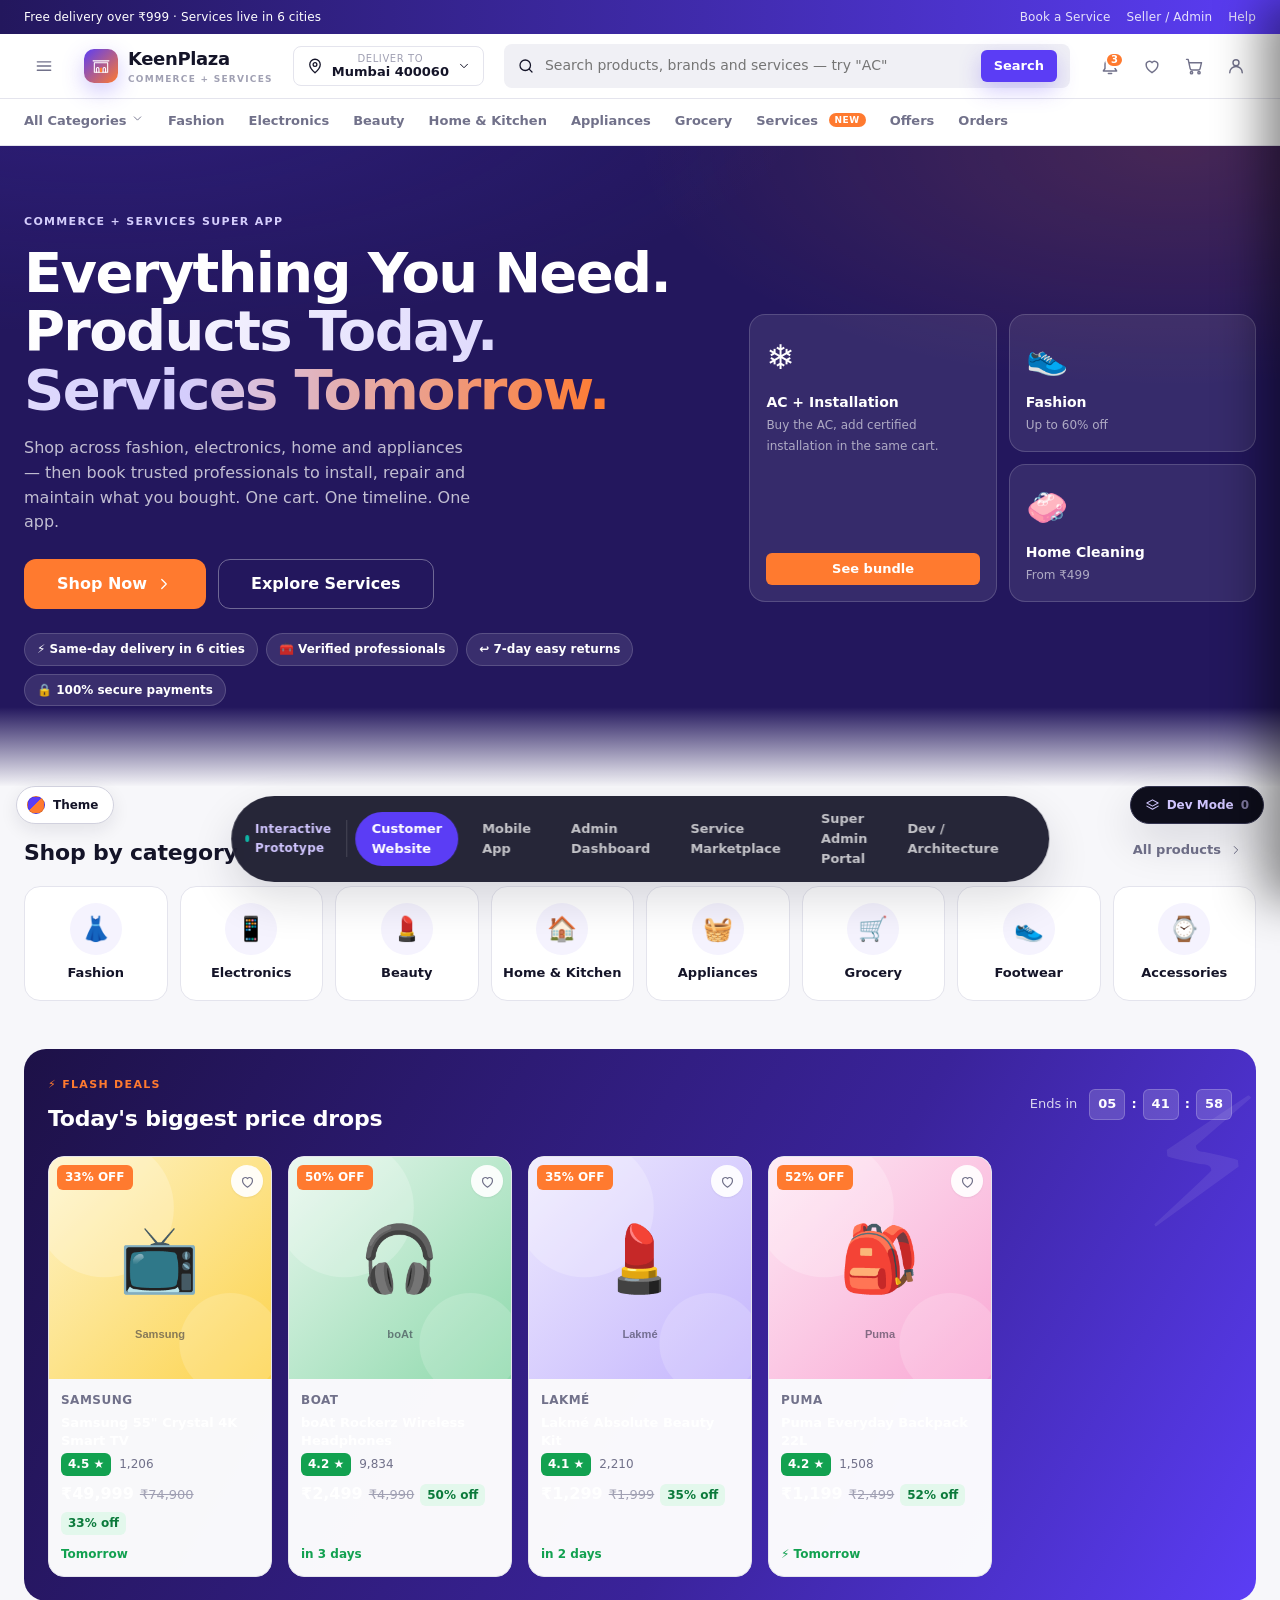
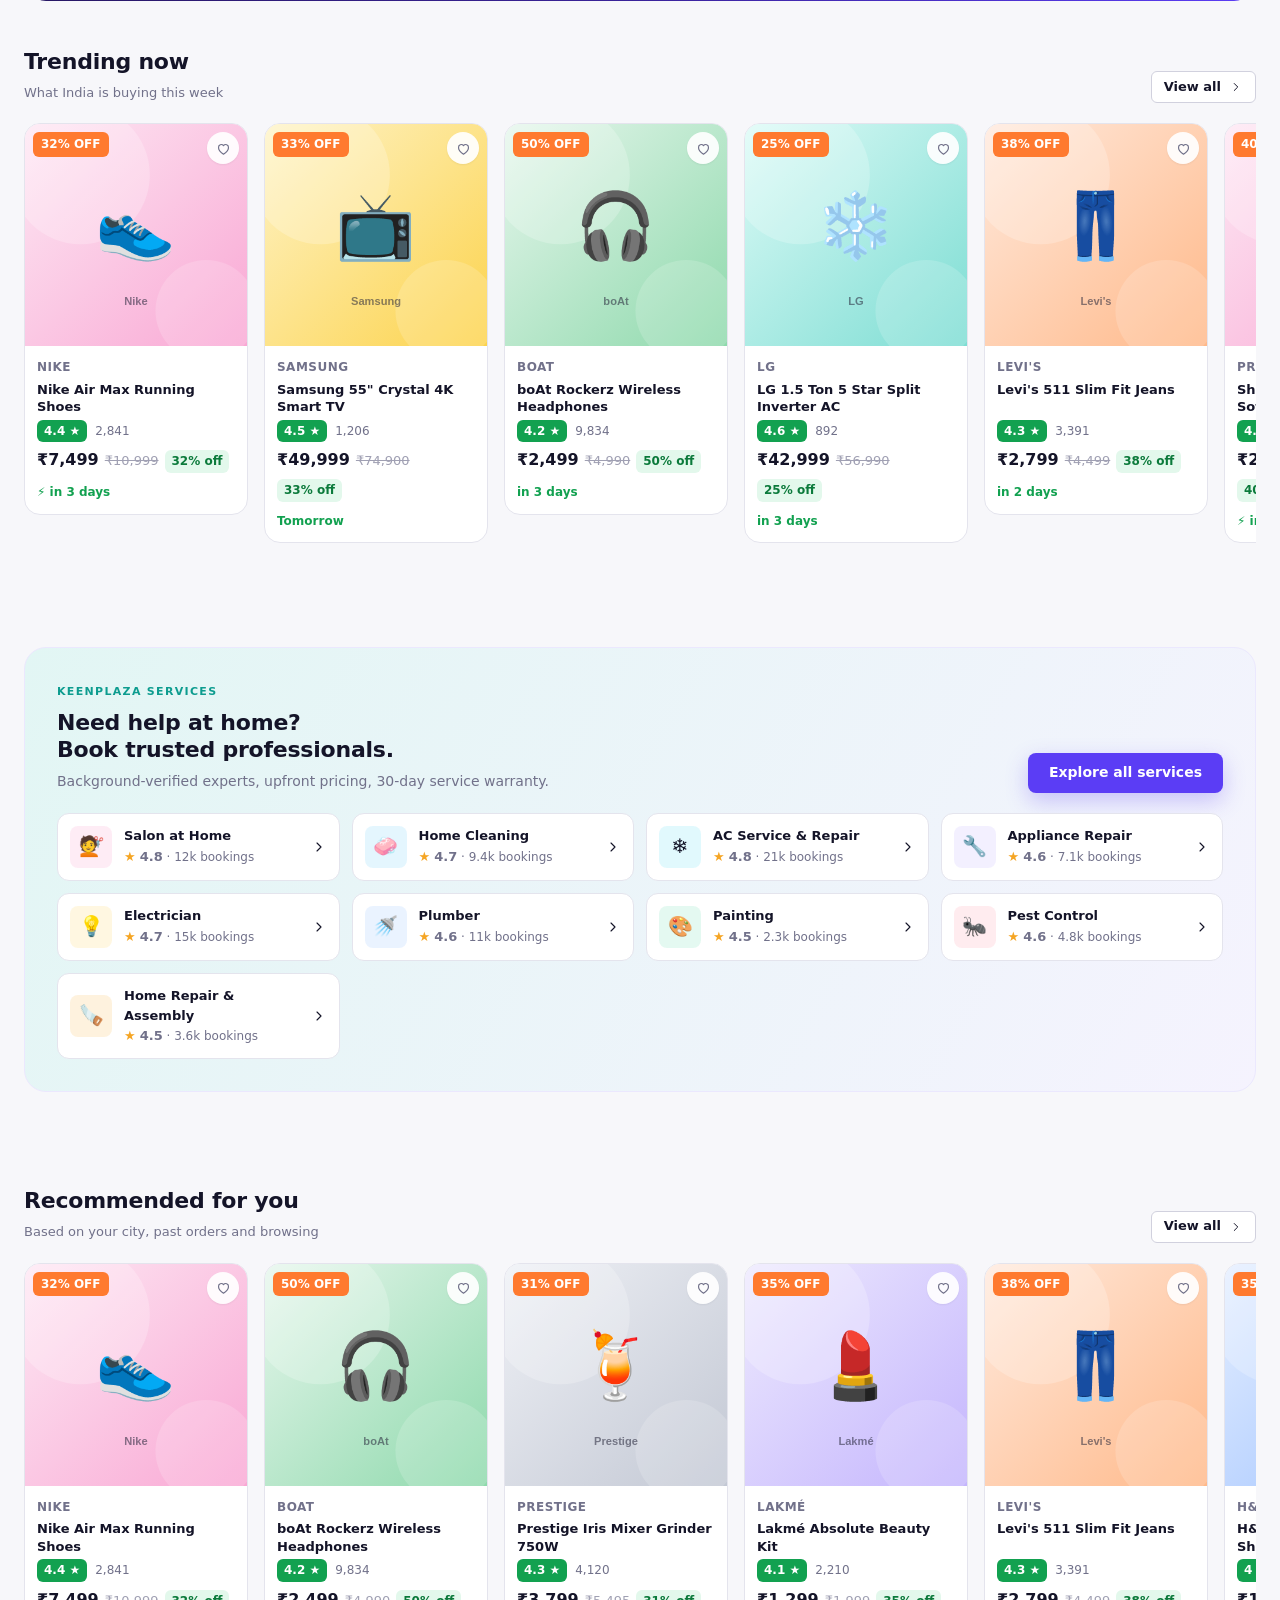
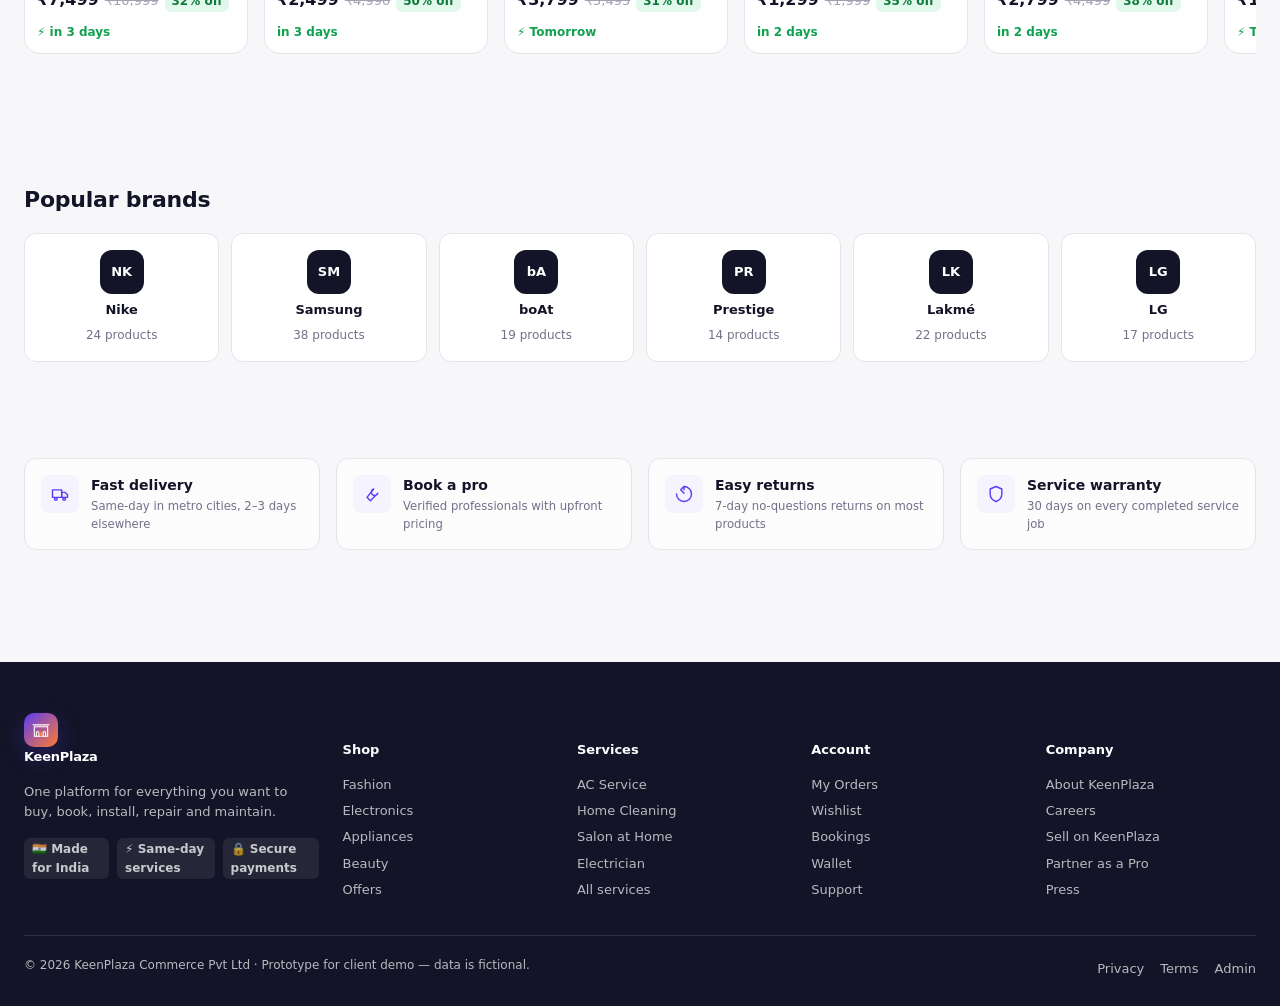
<file: index.html>
<!DOCTYPE html>
<html lang="en">
<head>
<meta charset="utf-8">
<meta http-equiv="refresh" content="0; url=./prototype/index.html">
<title>KeenPlaza — Commerce + Services Super App Prototype</title>
<link rel="canonical" href="./prototype/index.html">
<style>
  body{font-family:system-ui,-apple-system,"Segoe UI",sans-serif;background:#0d0d18;color:#f2f2f8;
       display:grid;place-items:center;min-height:100vh;margin:0;text-align:center;padding:24px}
  a{color:#a693fa}
</style>
</head>
<body>
  <div>
    <h1>KeenPlaza</h1>
    <p>Redirecting to the prototype…</p>
    <p><a href="./prototype/index.html">Open the prototype</a></p>
  </div>
  <script>location.replace('./prototype/index.html');</script>
</body>
</html>
</file>
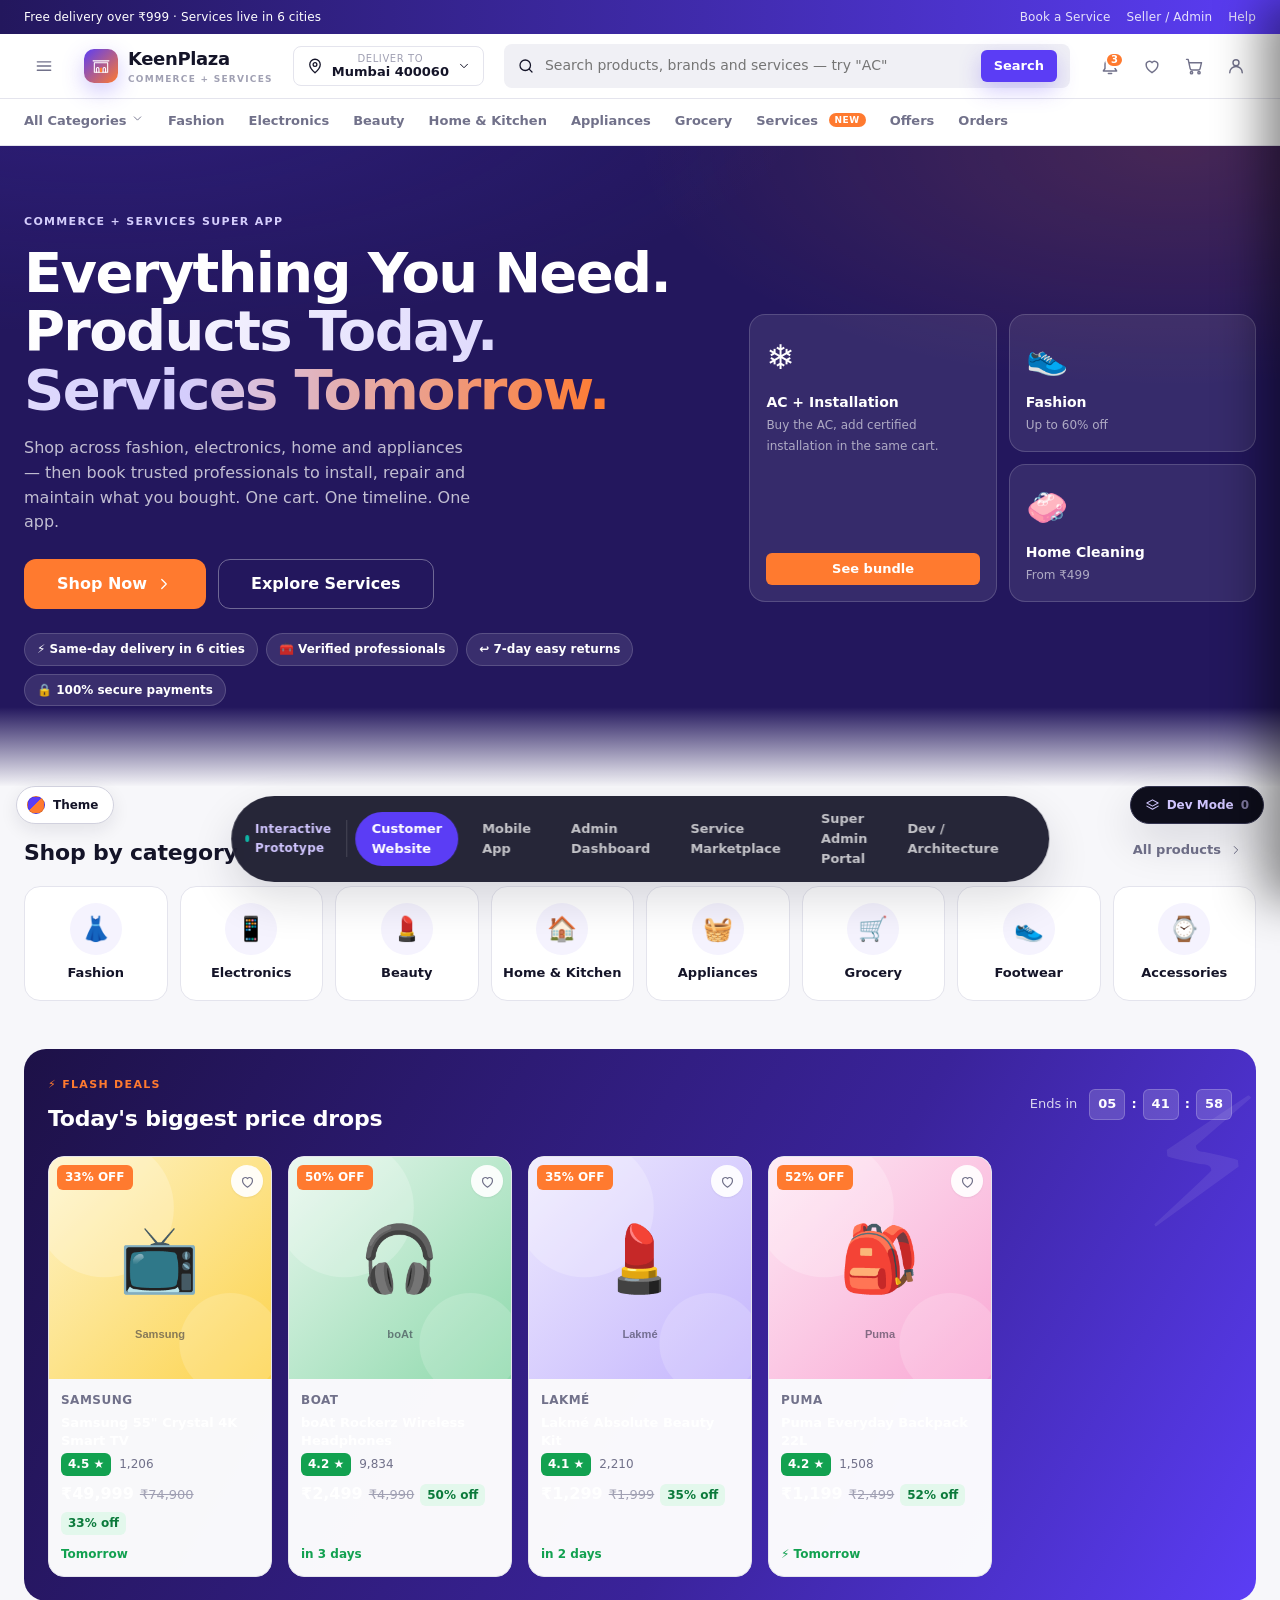
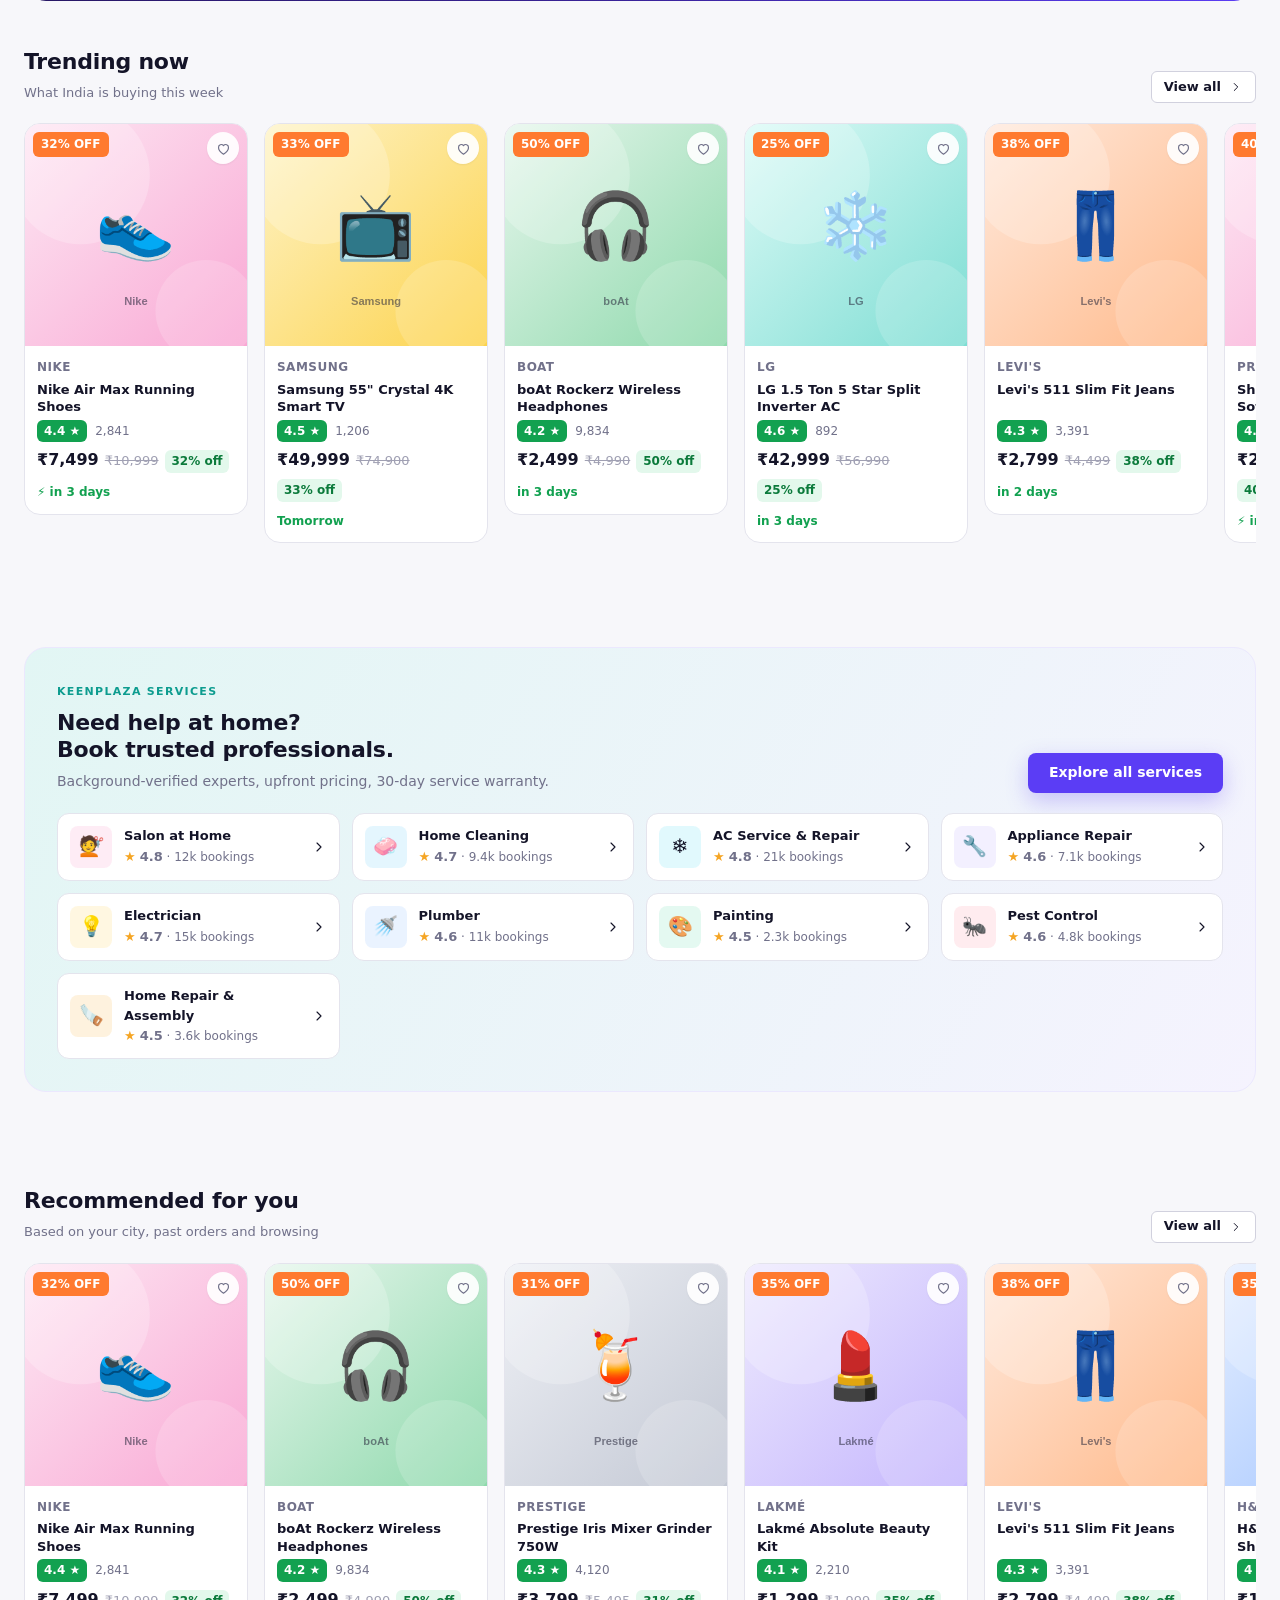
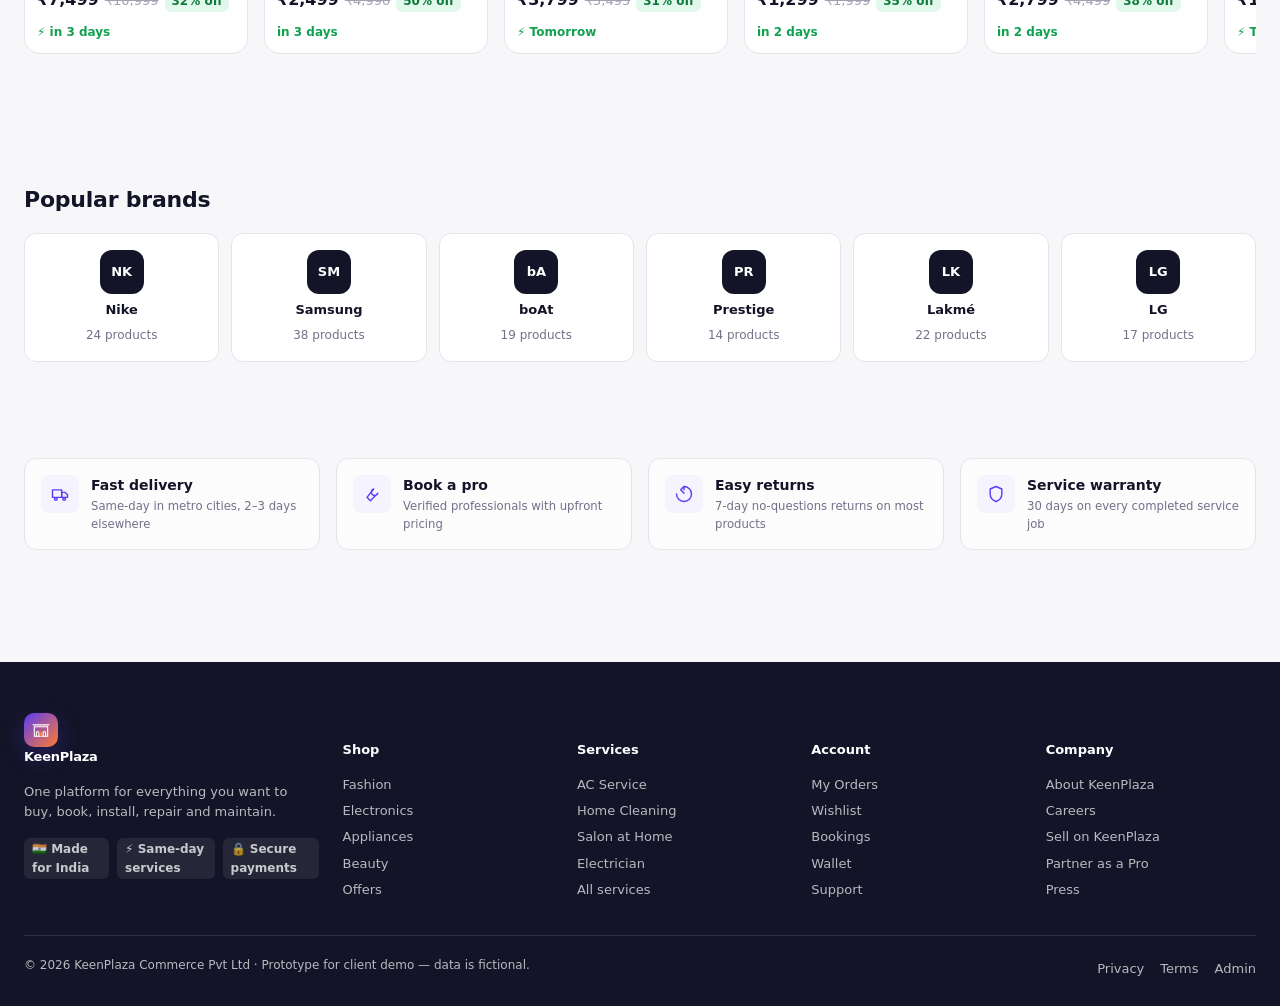
<file: prototype/index.html>
<!DOCTYPE html>
<html lang="en">
<head>
<meta charset="utf-8">
<meta name="viewport" content="width=device-width, initial-scale=1">
<title>KeenPlaza — Products Today. Services Tomorrow.</title>
<meta name="description" content="KeenPlaza customer storefront prototype — commerce plus home services in one app.">
<link rel="icon" type="image/svg+xml" href="assets/logo.svg">
<link rel="stylesheet" href="css/global.css">
<link rel="stylesheet" href="css/theme.css">
<link rel="stylesheet" href="css/dev.css">
<link rel="stylesheet" href="css/storefront.css">
<script src="js/theme.js"></script>
</head>
<body>
  <header class="site-header" id="header"></header>
  <main id="view"></main>
  <footer class="site-footer" id="footer"></footer>

  <script src="js/mock-data.js"></script>
  <script src="js/ui.js"></script>
  <script src="js/app.js"></script>
  <script src="js/dev-data.js"></script>
  <script src="js/dev-mode.js"></script>
</body>
</html>
</file>
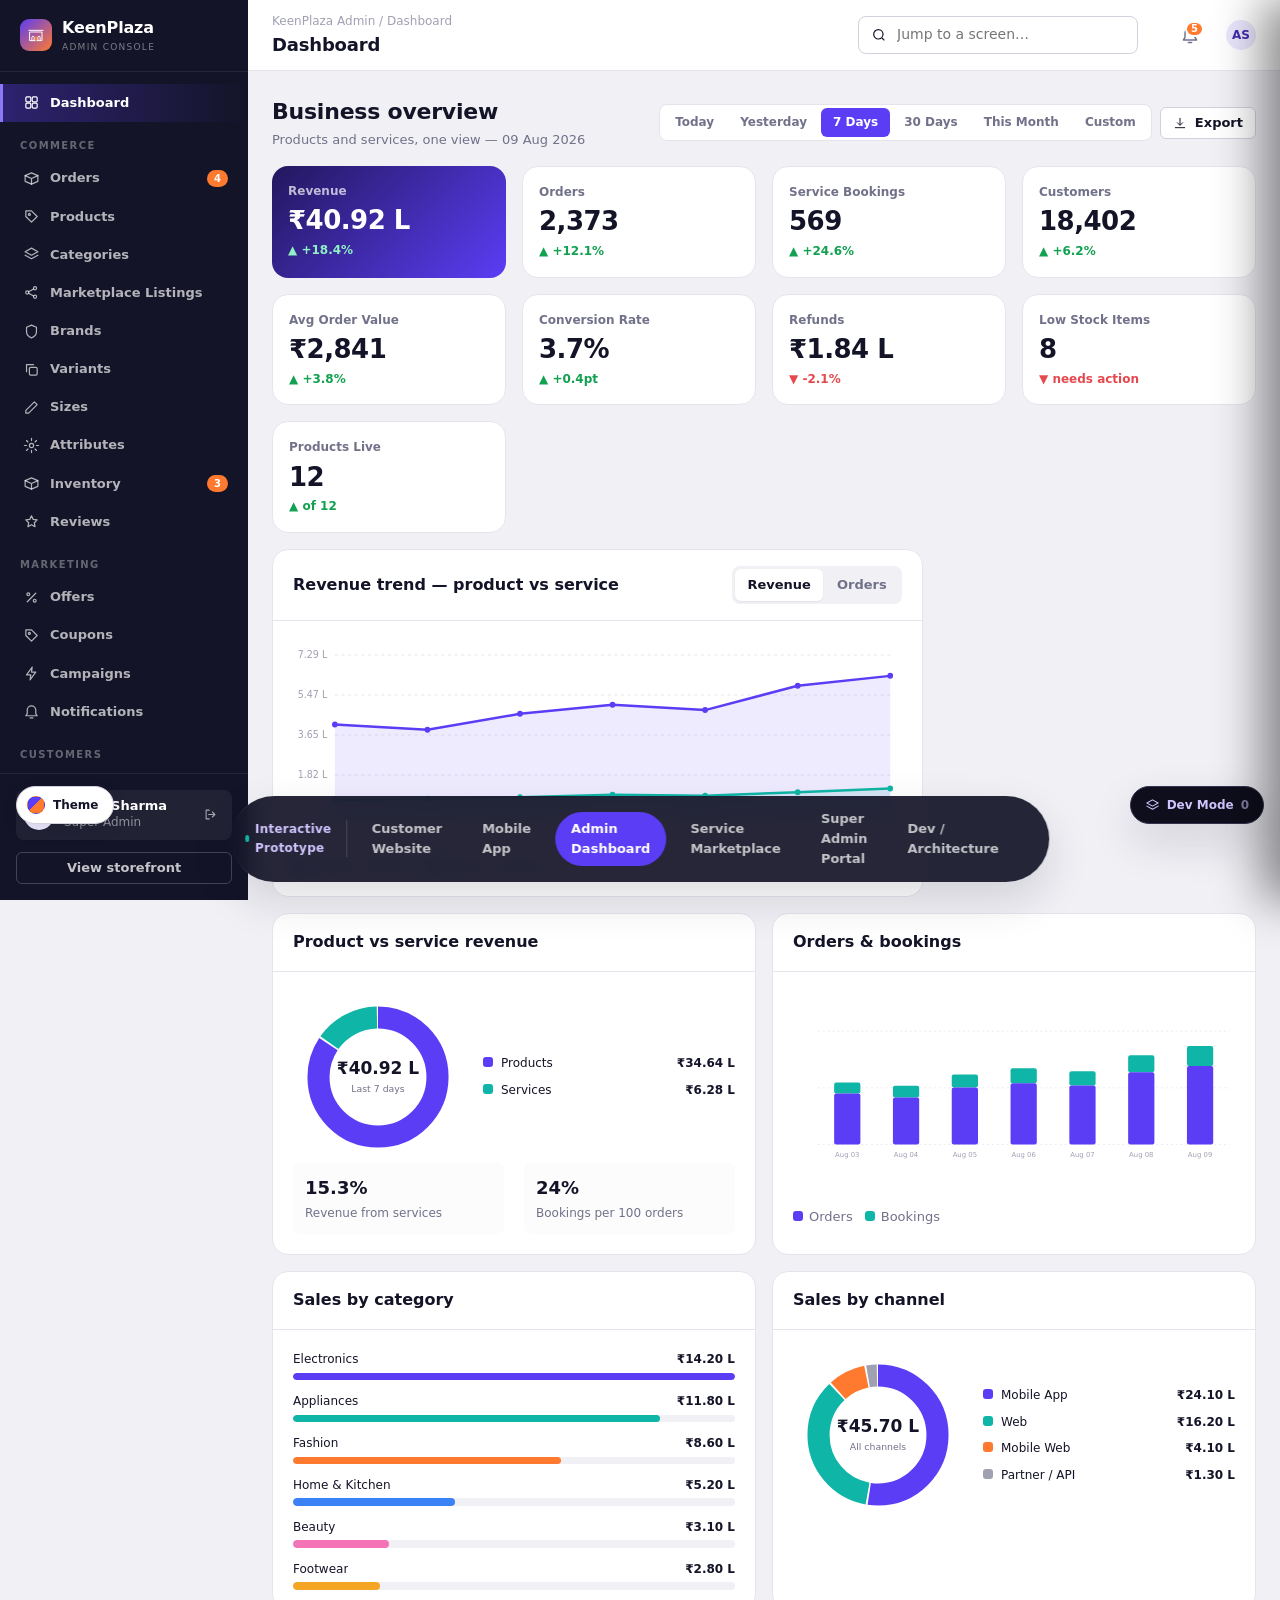
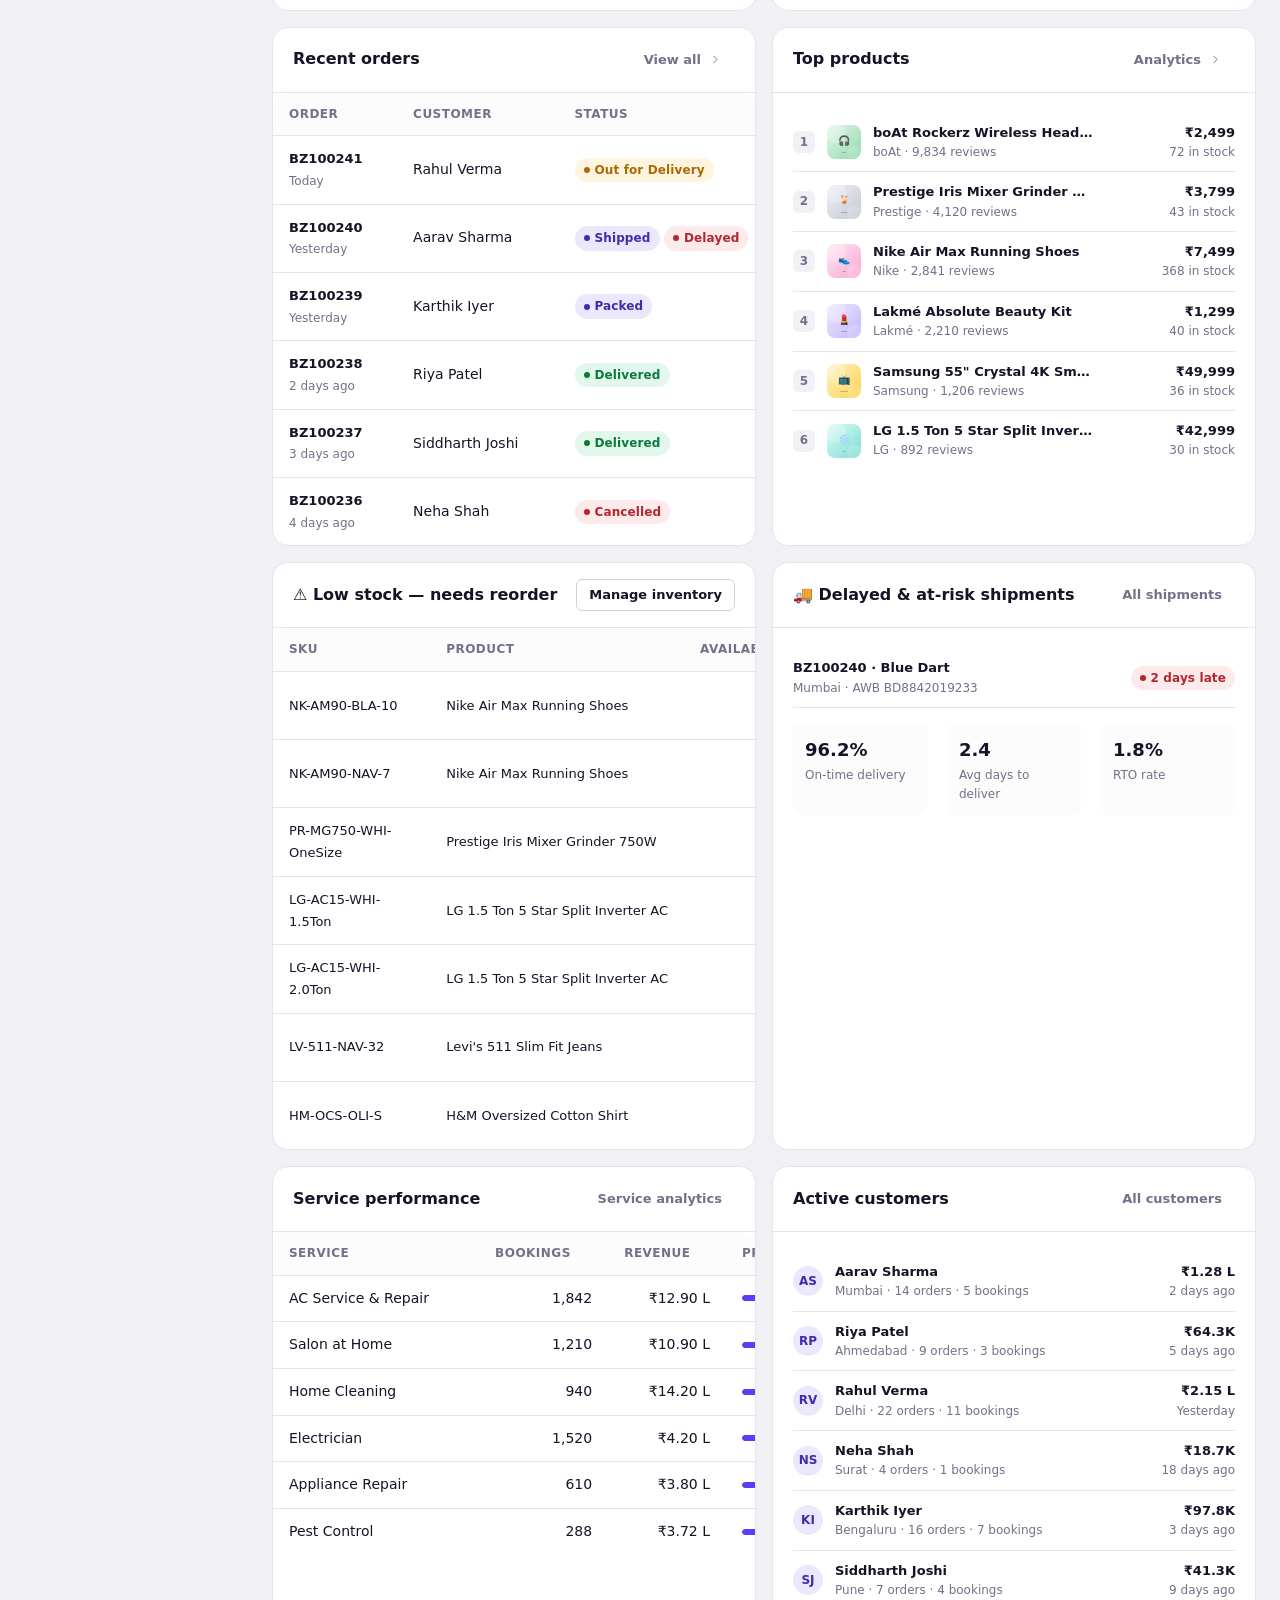
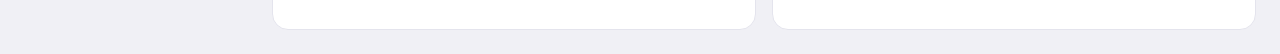
<file: prototype/admin.html>
<!DOCTYPE html>
<html lang="en">
<head>
<meta charset="utf-8">
<meta name="viewport" content="width=device-width, initial-scale=1">
<title>KeenPlaza Admin — Commerce + Services Console</title>
<meta name="description" content="KeenPlaza admin dashboard prototype — catalog, inventory, orders, marketing, services, logistics, analytics and settings.">
<link rel="icon" type="image/svg+xml" href="assets/logo.svg">
<link rel="stylesheet" href="css/global.css">
<link rel="stylesheet" href="css/theme.css">
<link rel="stylesheet" href="css/dev.css">
<link rel="stylesheet" href="css/admin.css">
<script src="js/theme.js"></script>
</head>
<body class="admin">
  <div class="shell">
    <aside class="sidebar"></aside>
    <div class="main">
      <header class="topbar">
        <button class="icon-btn mobile-topbar" id="burger" aria-label="Menu">
          <svg width="20" height="20" viewBox="0 0 24 24" fill="none" stroke="currentColor" stroke-width="1.8"
            stroke-linecap="round"><path d="M4 7h16M4 12h16M4 17h16"/></svg></button>
        <div class="col grow">
          <span class="crumb" id="adminCrumb">KeenPlaza Admin</span>
          <h1 id="adminTitle">Dashboard</h1>
        </div>
        <div class="search-box">
          <svg width="16" height="16" viewBox="0 0 24 24" fill="none" stroke="currentColor" stroke-width="1.8">
            <circle cx="11" cy="11" r="7"/><path d="M20 20l-3.5-3.5"/></svg>
          <input id="adminSearch" placeholder="Jump to a screen…">
        </div>
        <span class="tiny muted hide-md" id="adminSearchHint"></span>
        <button class="icon-btn" id="adminBell" title="Alerts">
          <svg width="20" height="20" viewBox="0 0 24 24" fill="none" stroke="currentColor" stroke-width="1.7"
            stroke-linecap="round" stroke-linejoin="round"><path d="M18 15V10a6 6 0 10-12 0v5l-2 3h16z"/><path d="M10 21h4"/></svg>
          <span class="dot">5</span></button>
        <span class="avatar avatar-sm hide-sm">AS</span>
      </header>
      <div class="content" id="content"></div>
    </div>
  </div>

  <script src="js/mock-data.js"></script>
  <script src="js/ui.js"></script>
  <script src="js/admin.js"></script>
  <script src="js/admin-modules.js"></script>
  <script src="js/dev-data.js"></script>
  <script src="js/dev-mode.js"></script>
</body>
</html>
</file>
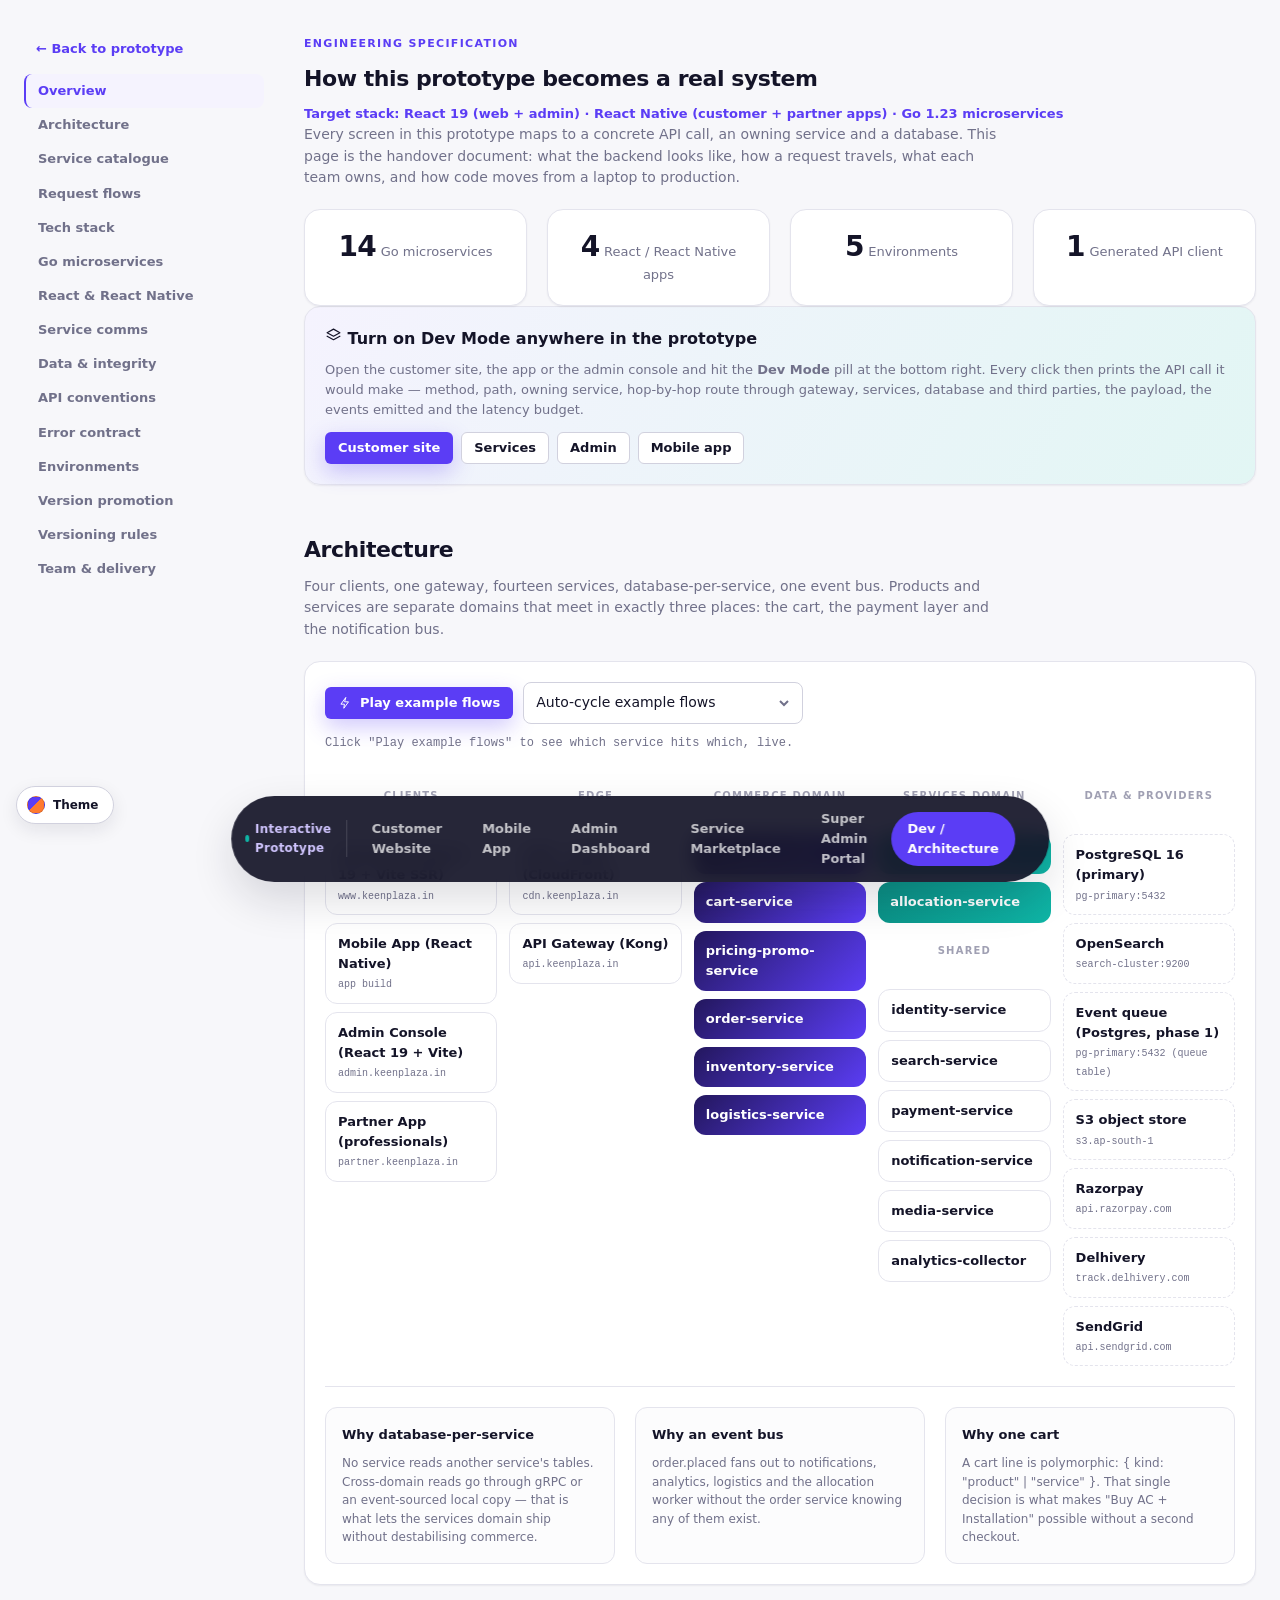
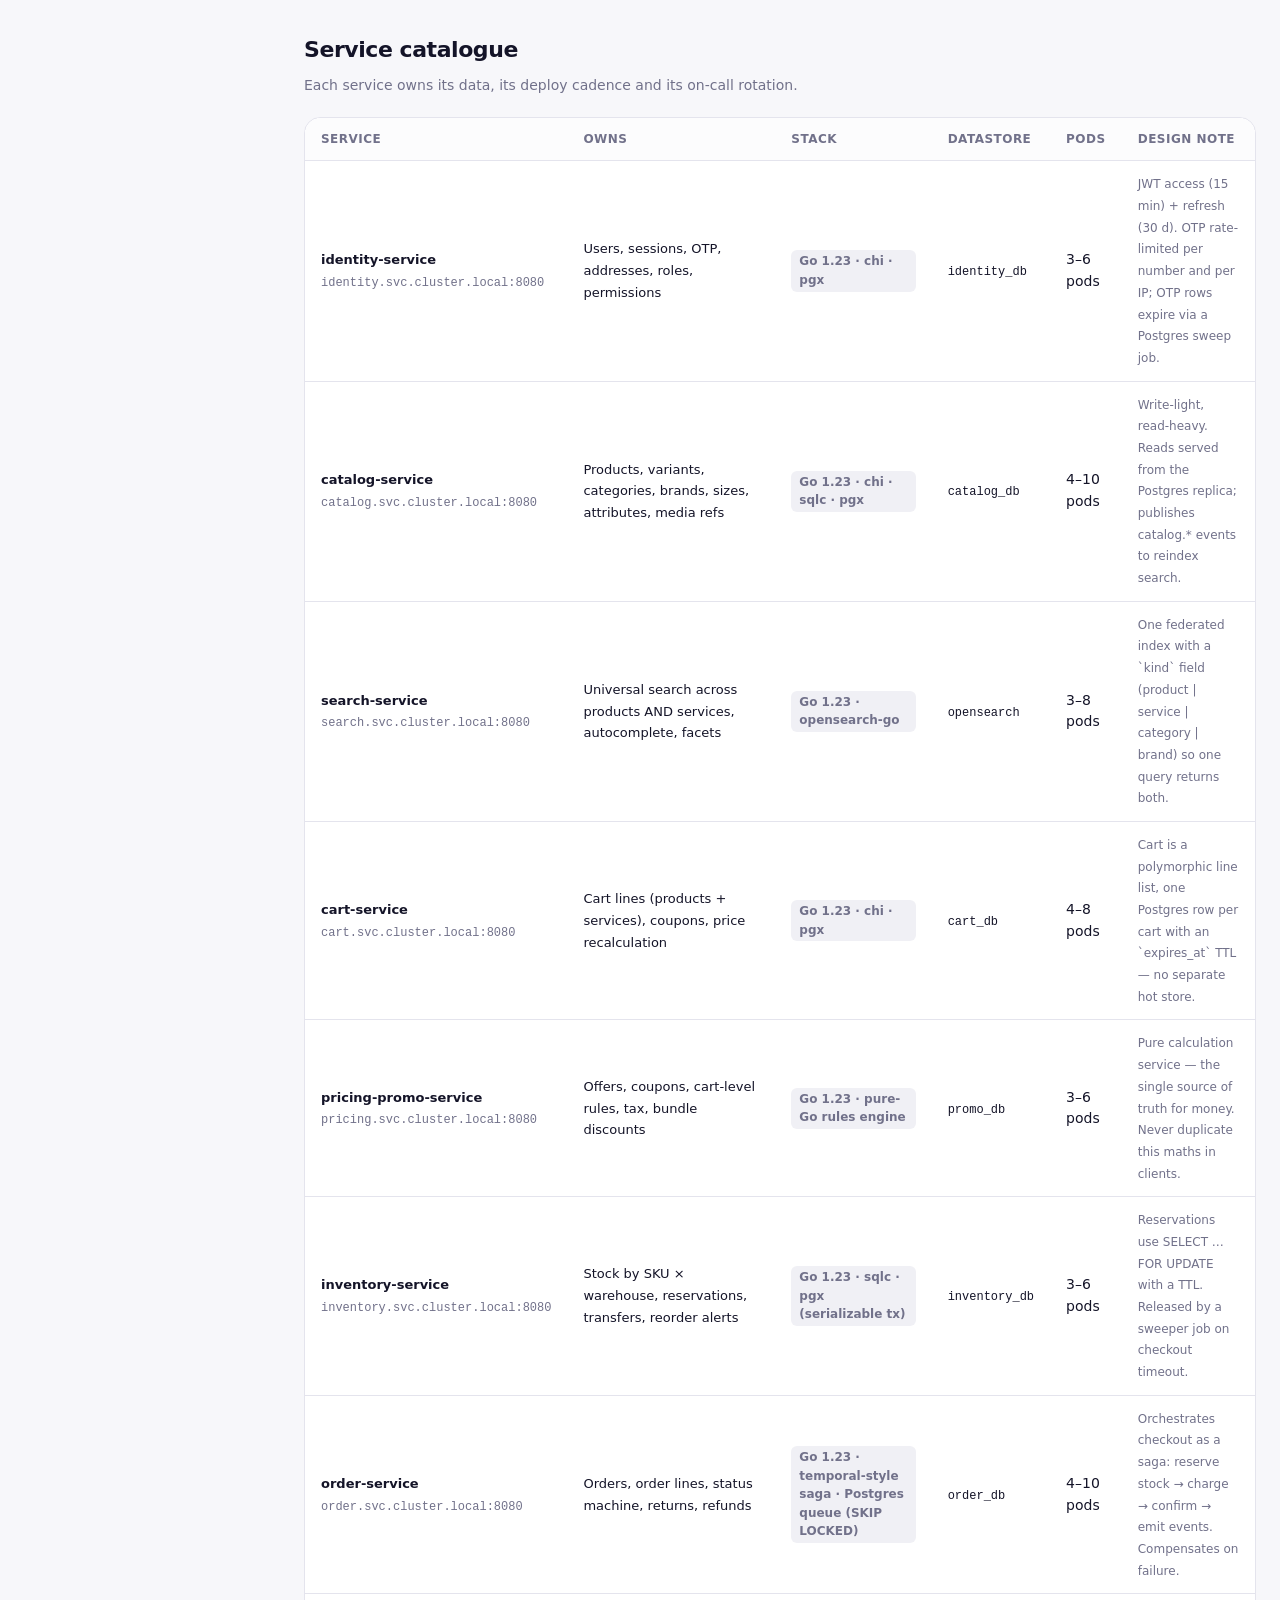
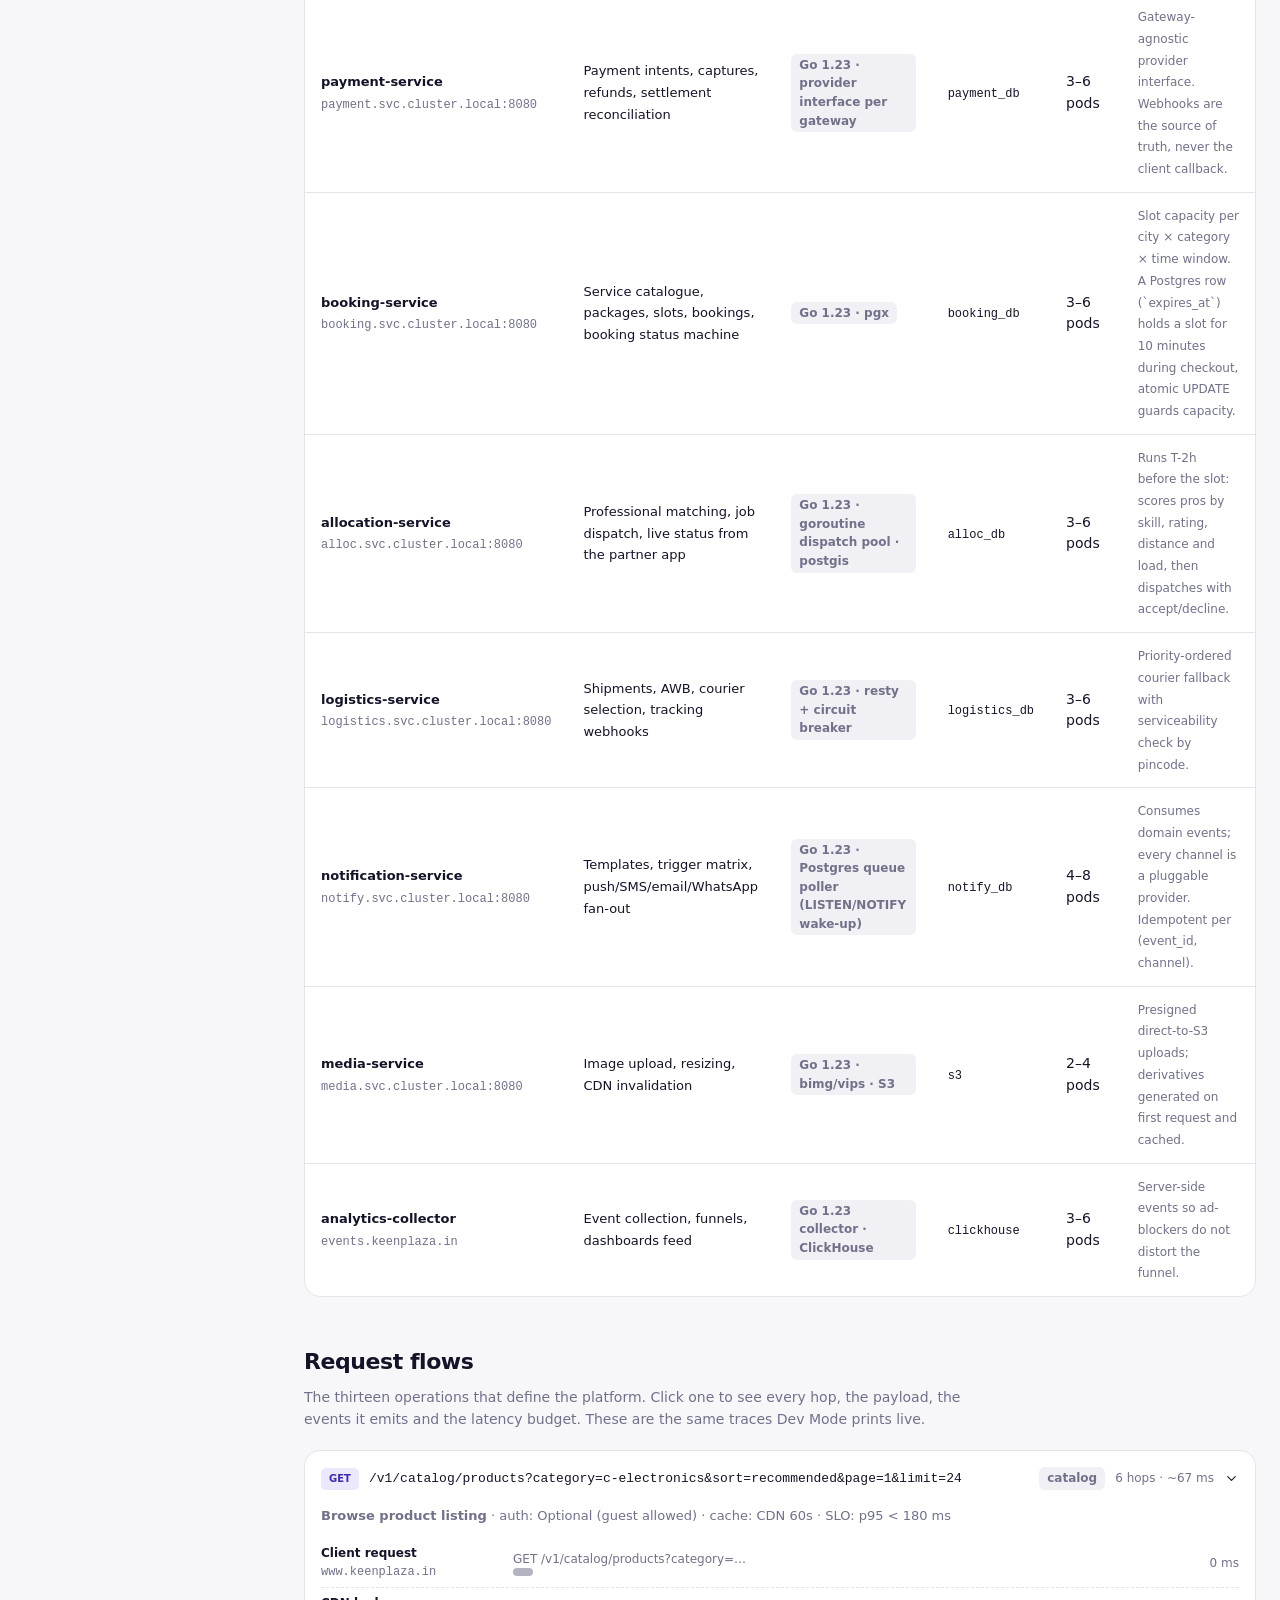
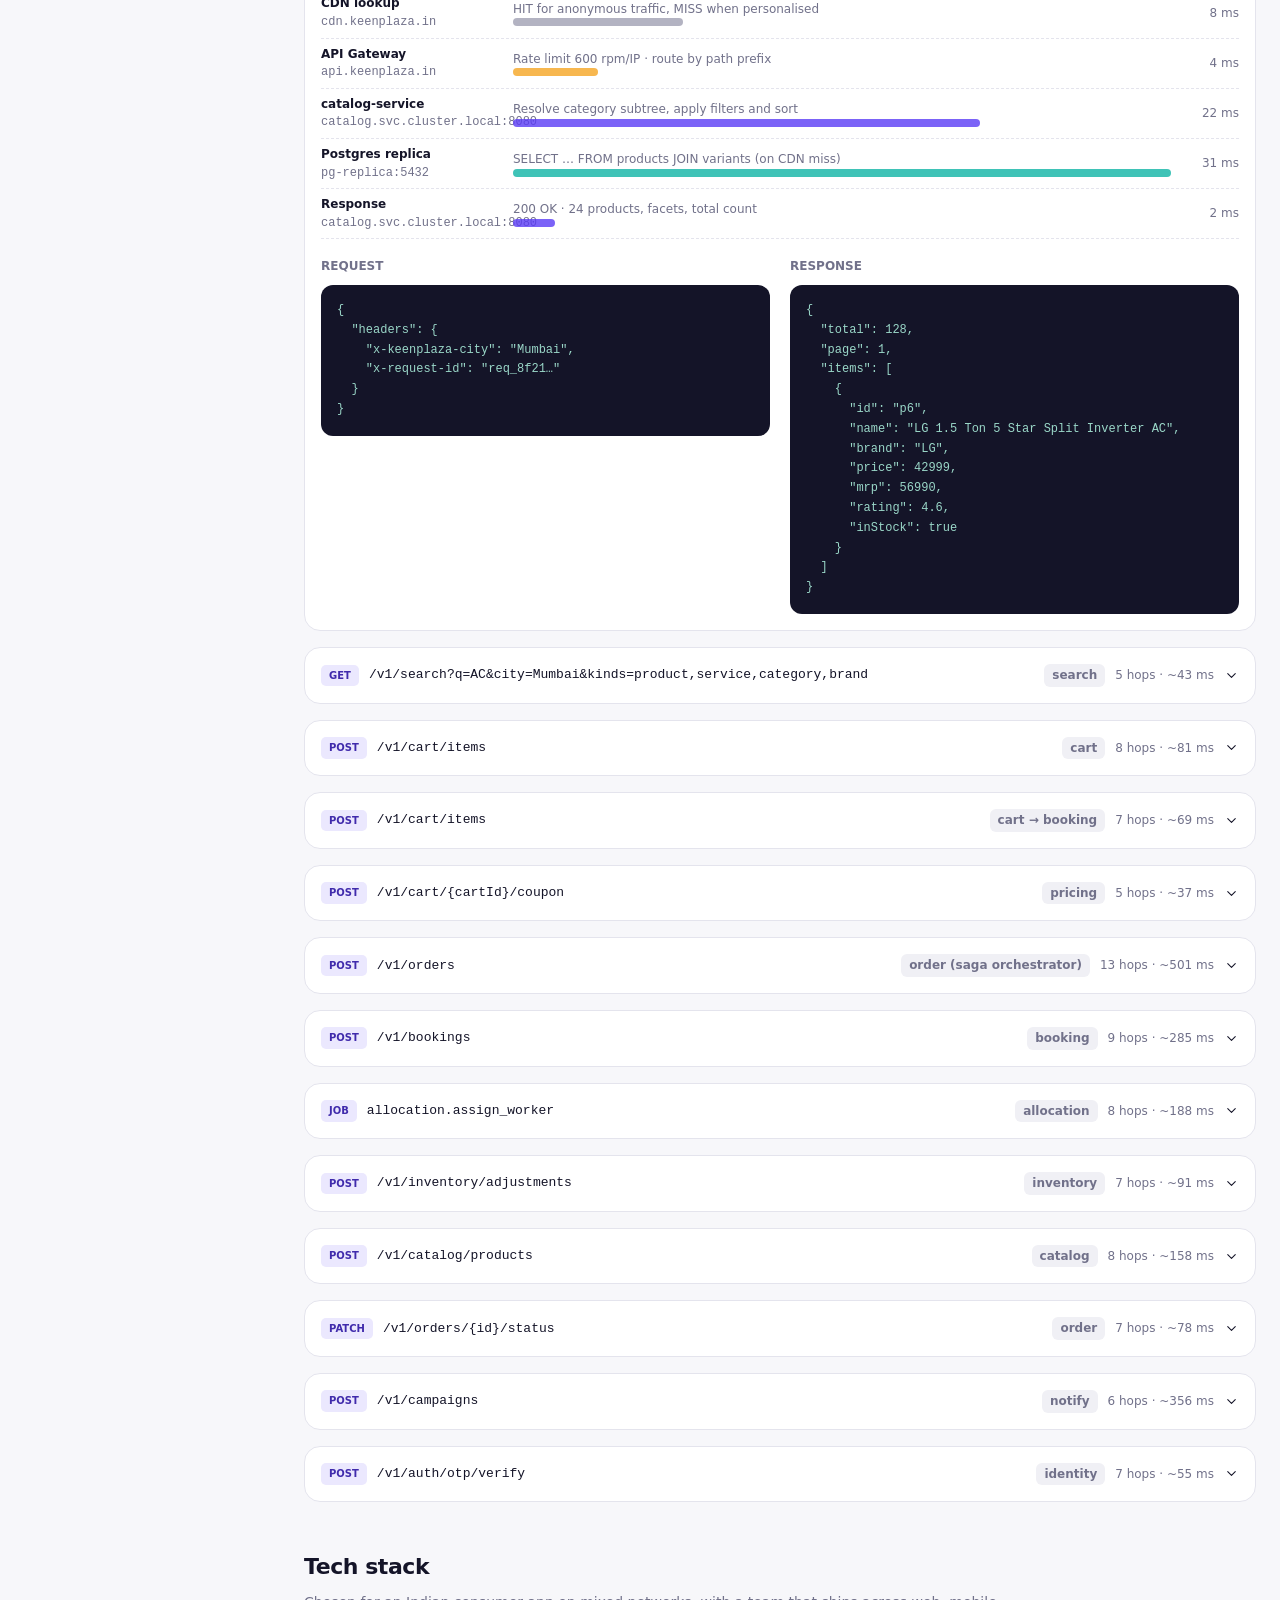
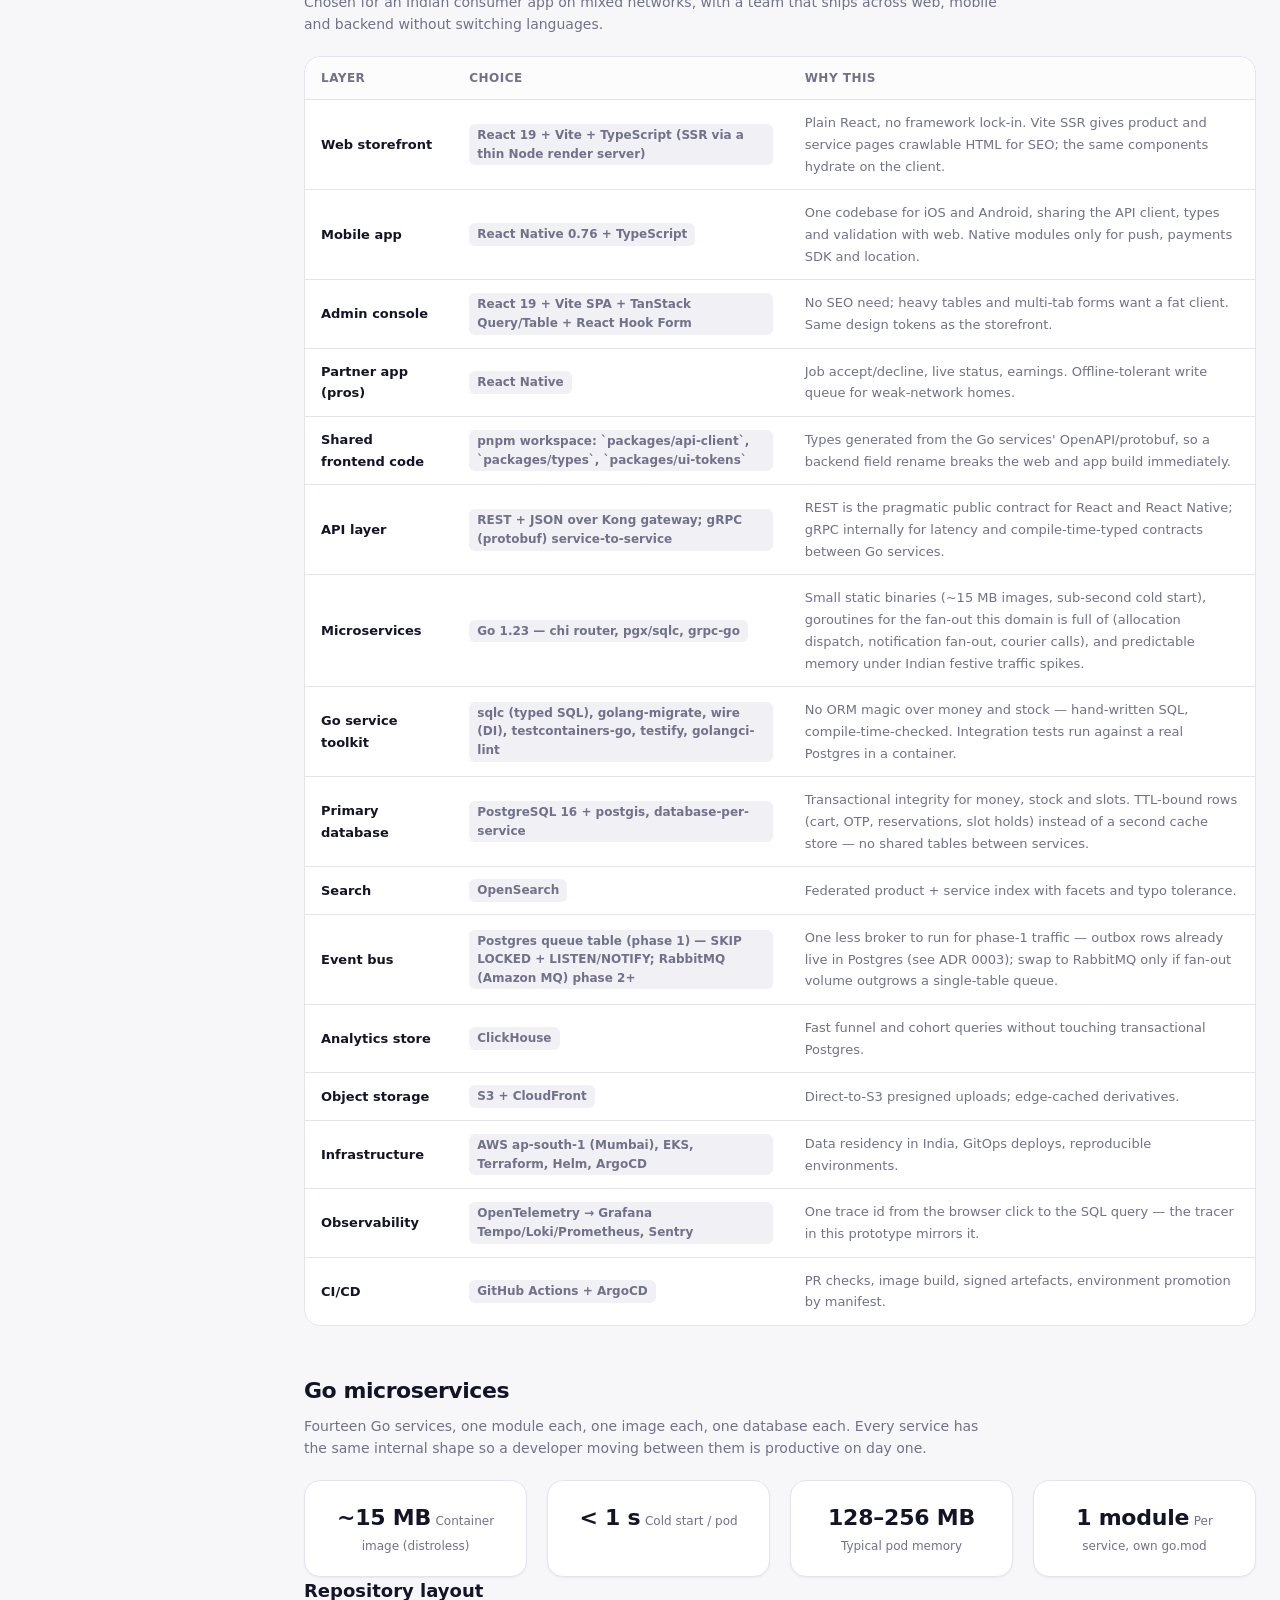
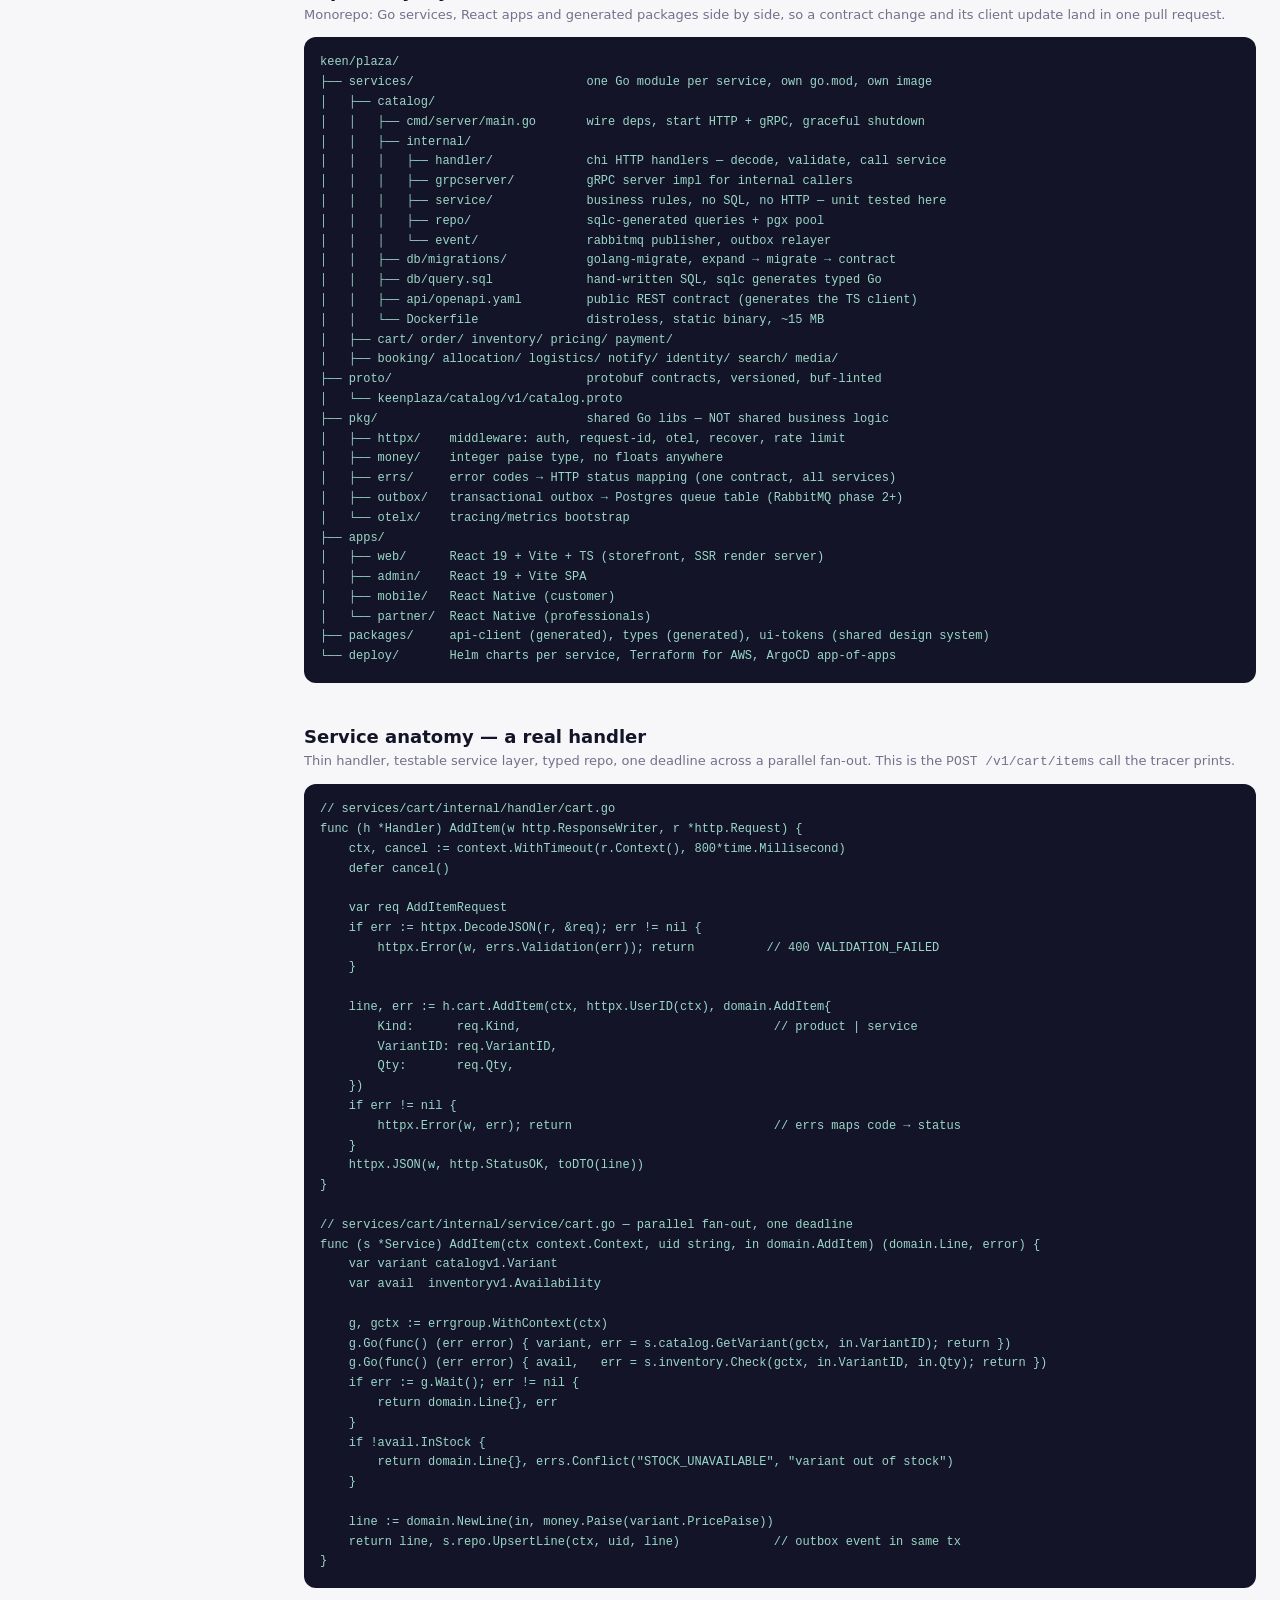
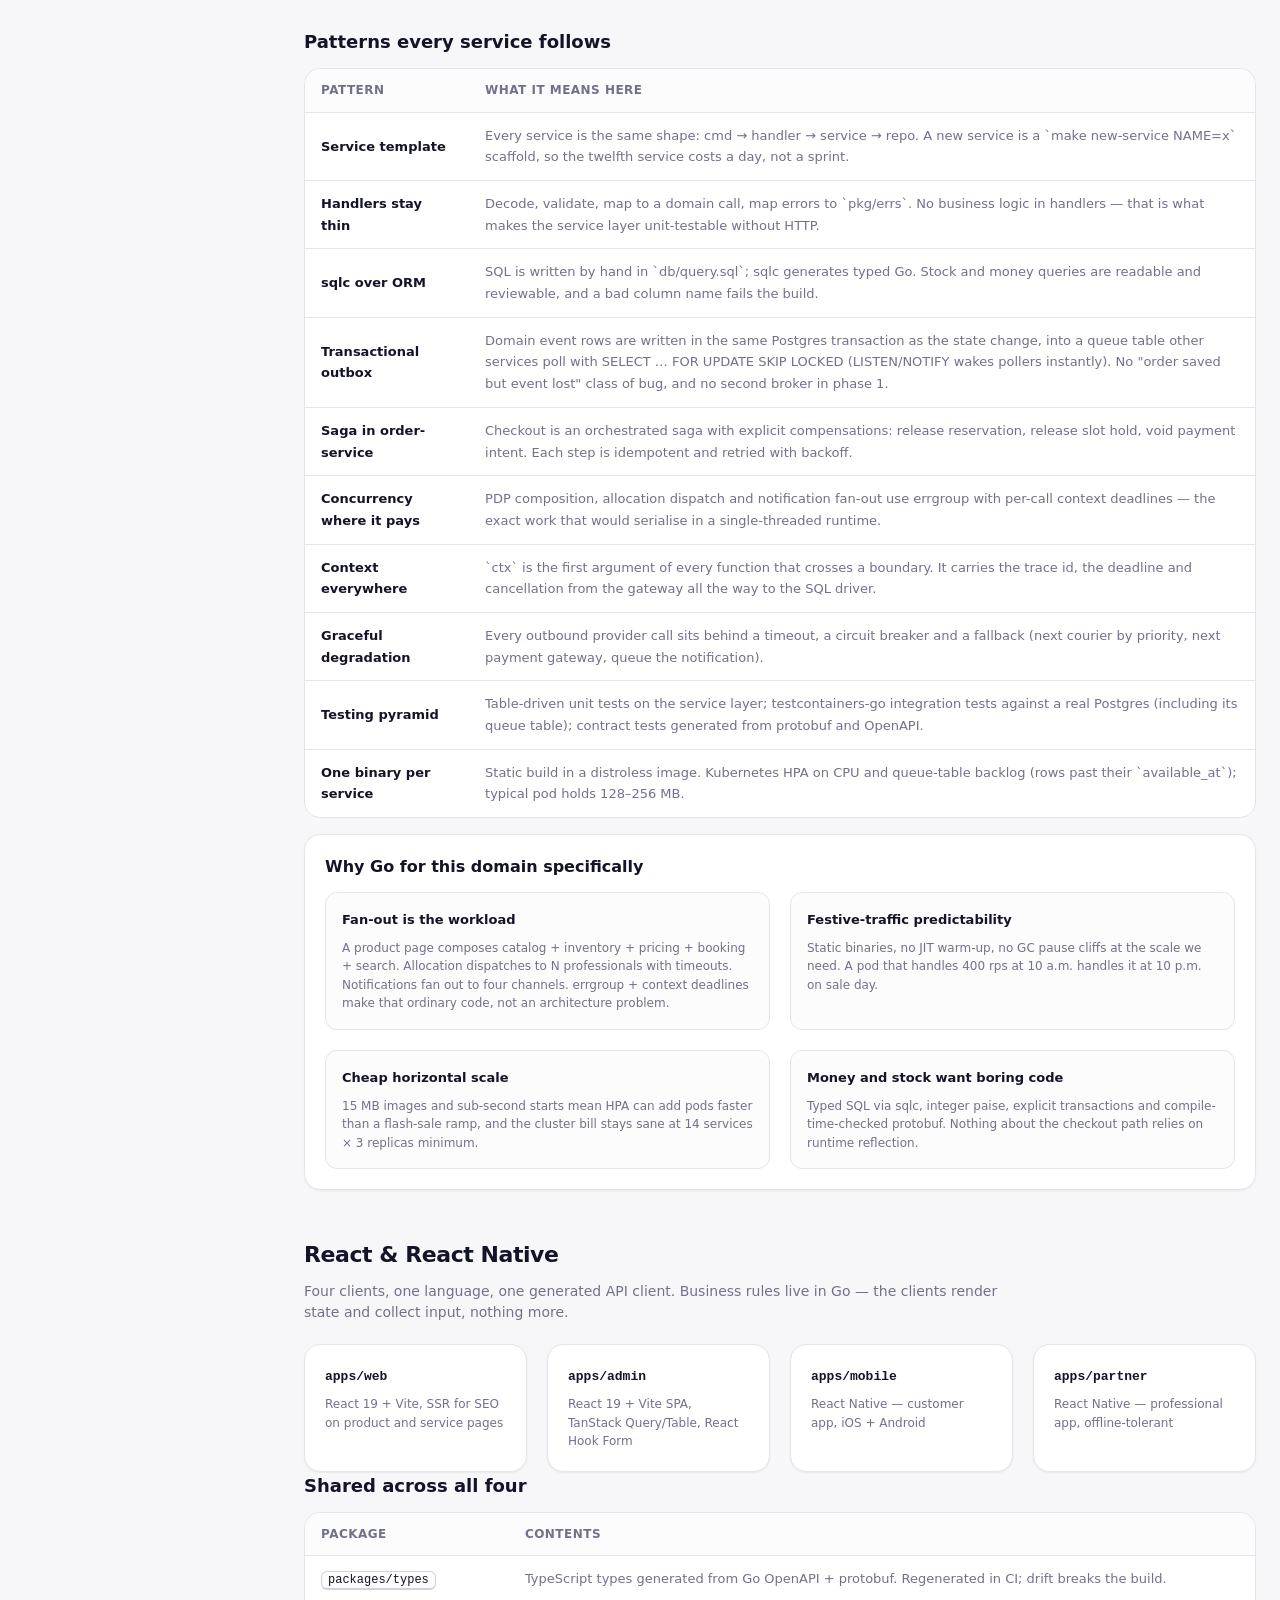
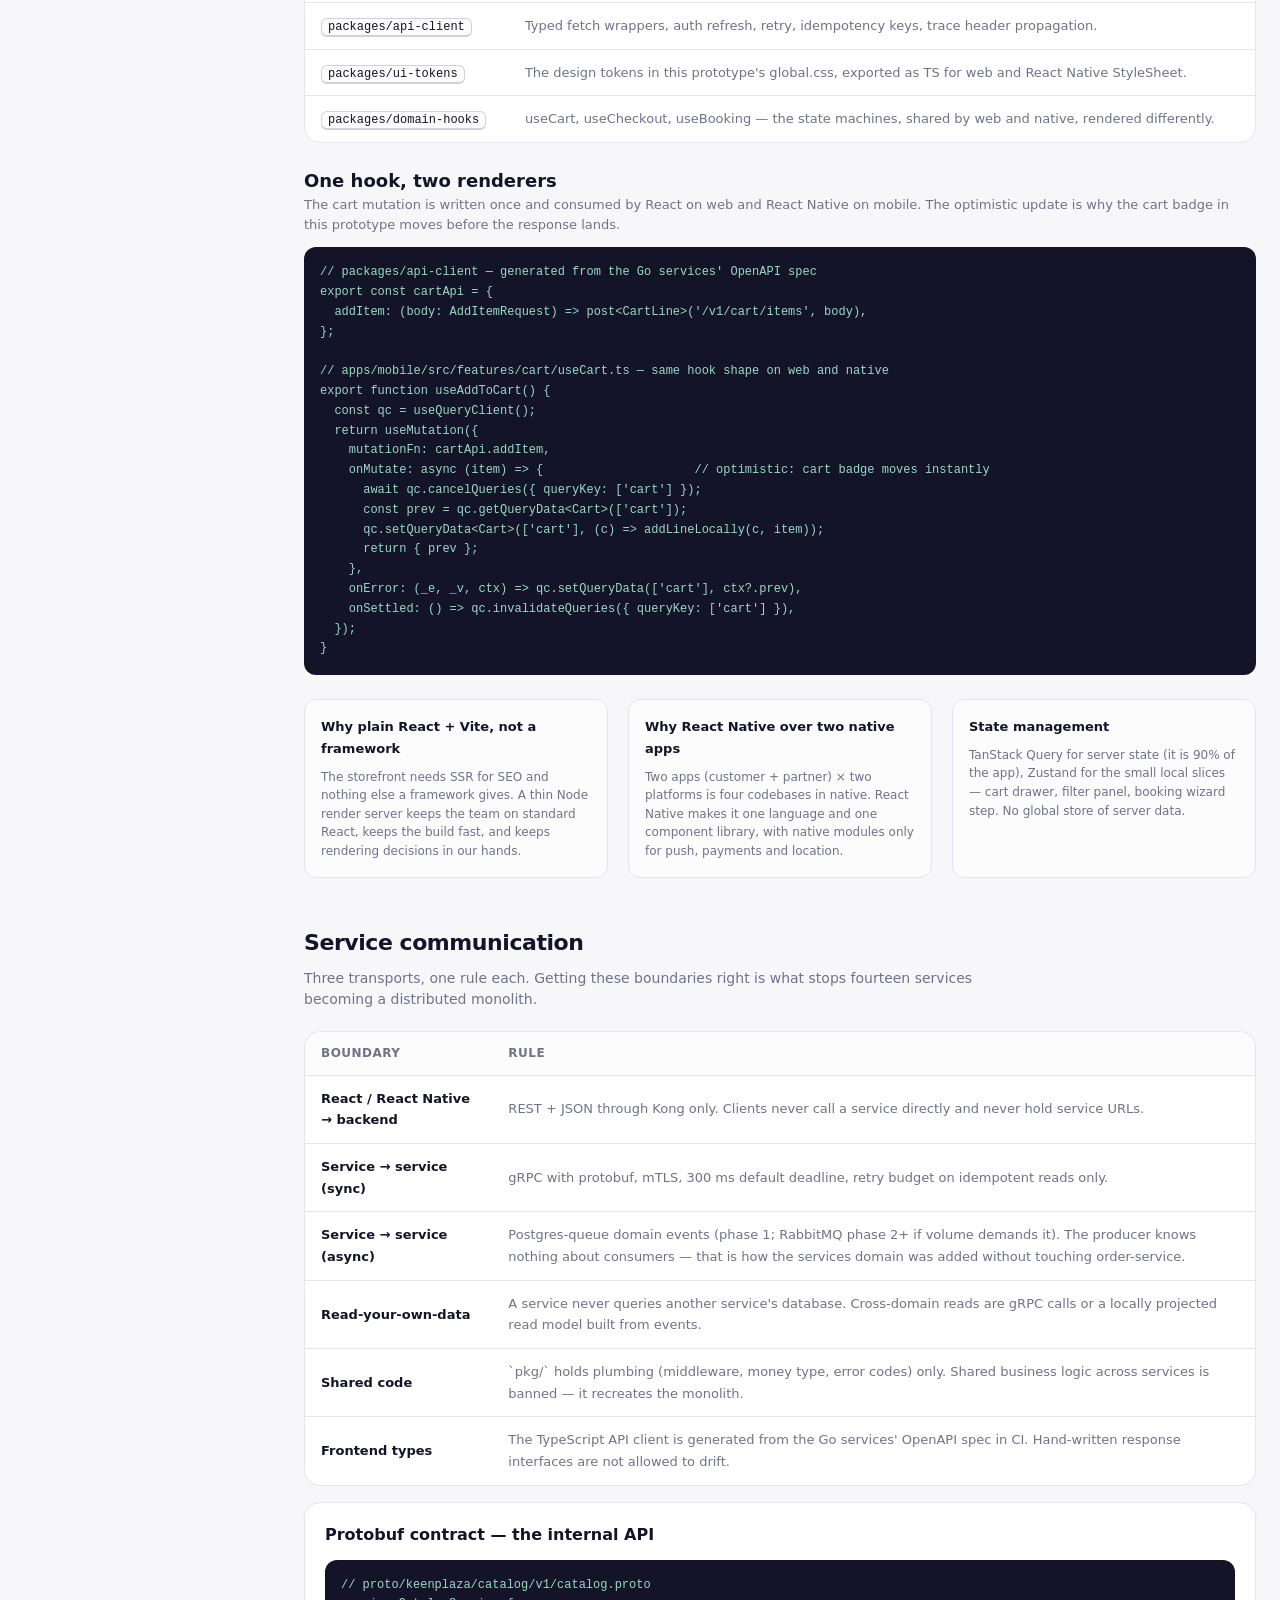
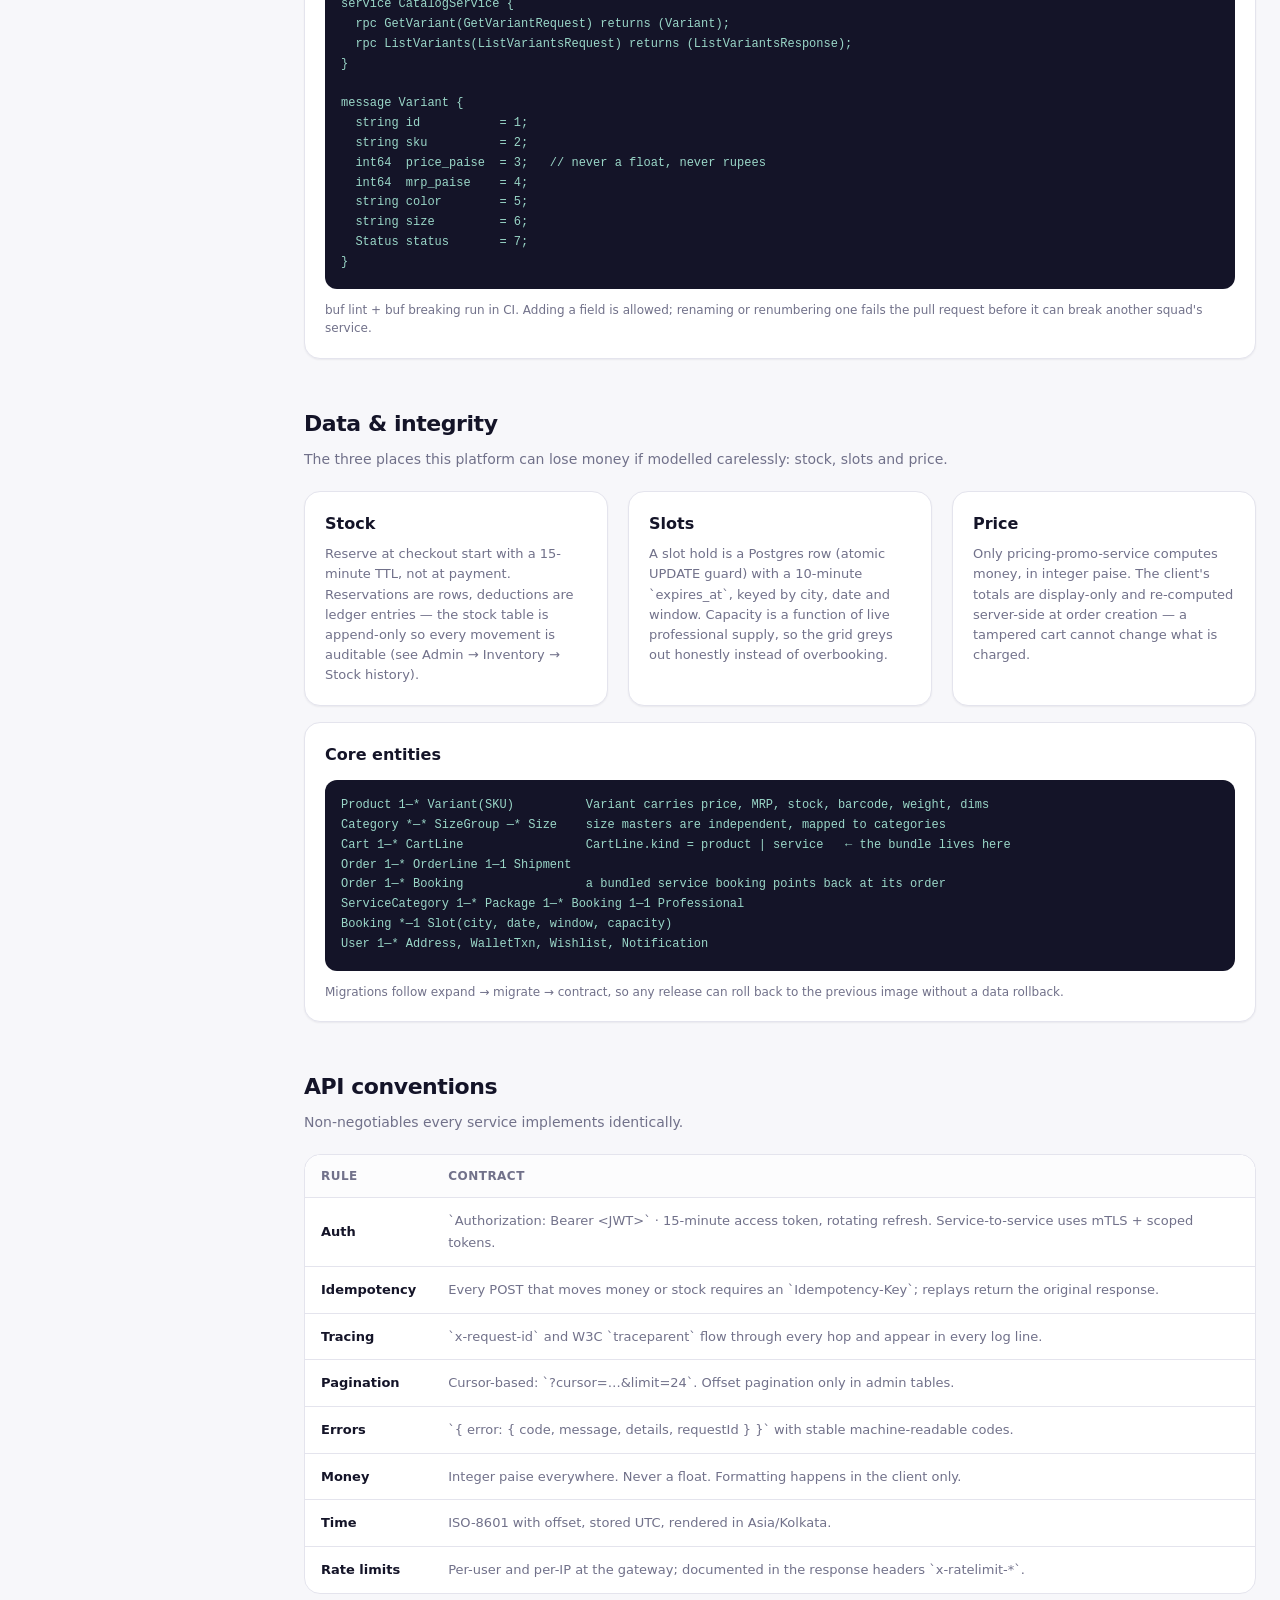
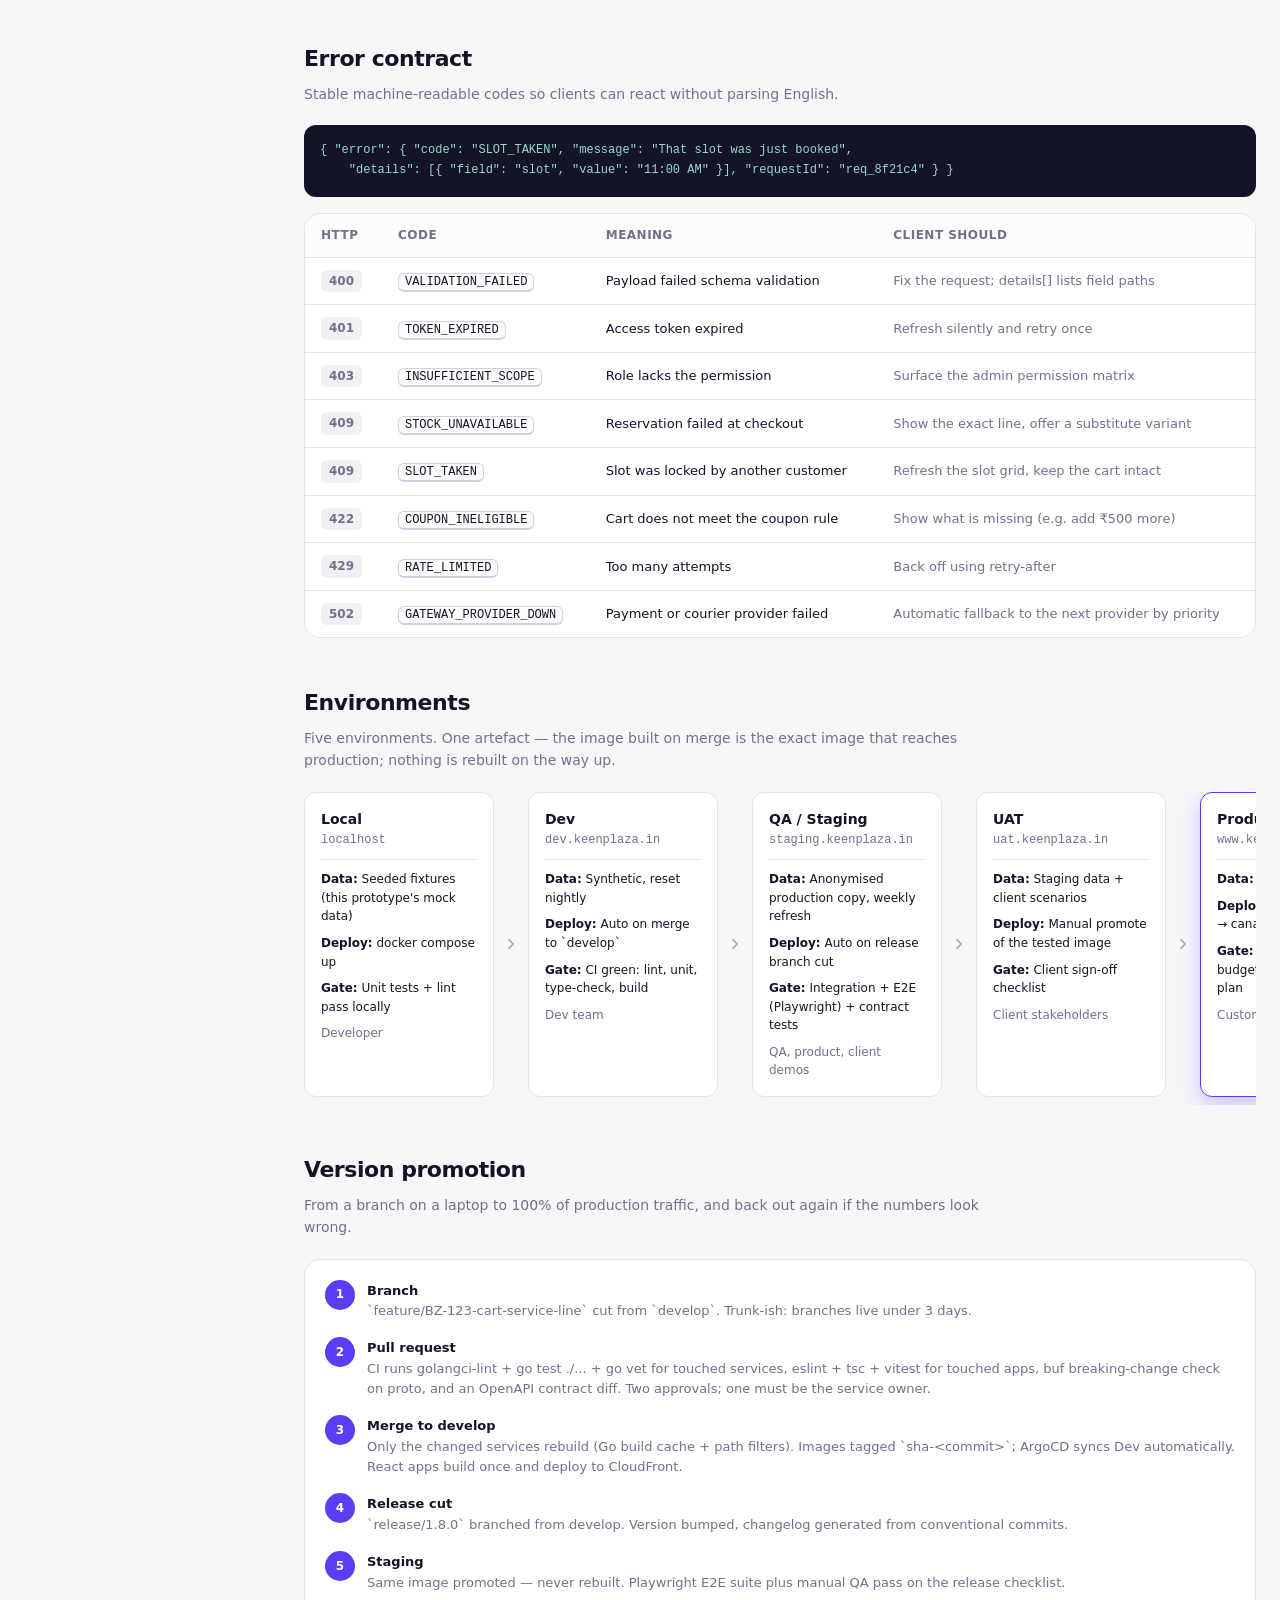
<file: prototype/dev.html>
<!DOCTYPE html>
<html lang="en">
<head>
<meta charset="utf-8">
<meta name="viewport" content="width=device-width, initial-scale=1">
<title>KeenPlaza — Dev Mode &amp; Engineering Spec</title>
<meta name="description" content="Backend architecture, request flows, tech stack, environments and version promotion for the KeenPlaza commerce + services platform.">
<link rel="icon" href="data:image/svg+xml,<svg xmlns='http://www.w3.org/2000/svg' viewBox='0 0 100 100'><rect width='100' height='100' rx='24' fill='%230e0e1c'/><text y='70' x='50' font-size='52' font-family='monospace' font-weight='bold' fill='%23a693fa' text-anchor='middle'>&lt;/&gt;</text></svg>">
<link rel="stylesheet" href="css/global.css">
<link rel="stylesheet" href="css/theme.css">
<link rel="stylesheet" href="css/storefront.css">
<link rel="stylesheet" href="css/admin.css">
<link rel="stylesheet" href="css/dev.css">
<script src="js/theme.js"></script>
</head>
<body class="devdoc">
  <div class="doc-shell">
    <nav class="doc-nav">
      <a href="index.html" style="border:none;color:var(--primary);font-weight:800;margin-bottom:8px">← Back to prototype</a>
      <div id="docNav"></div>
    </nav>
    <main id="docBody"></main>
  </div>

  <script src="js/mock-data.js"></script>
  <script src="js/ui.js"></script>
  <script src="js/dev-data.js"></script>
  <script src="js/dev.js"></script>
</body>
</html>
</file>
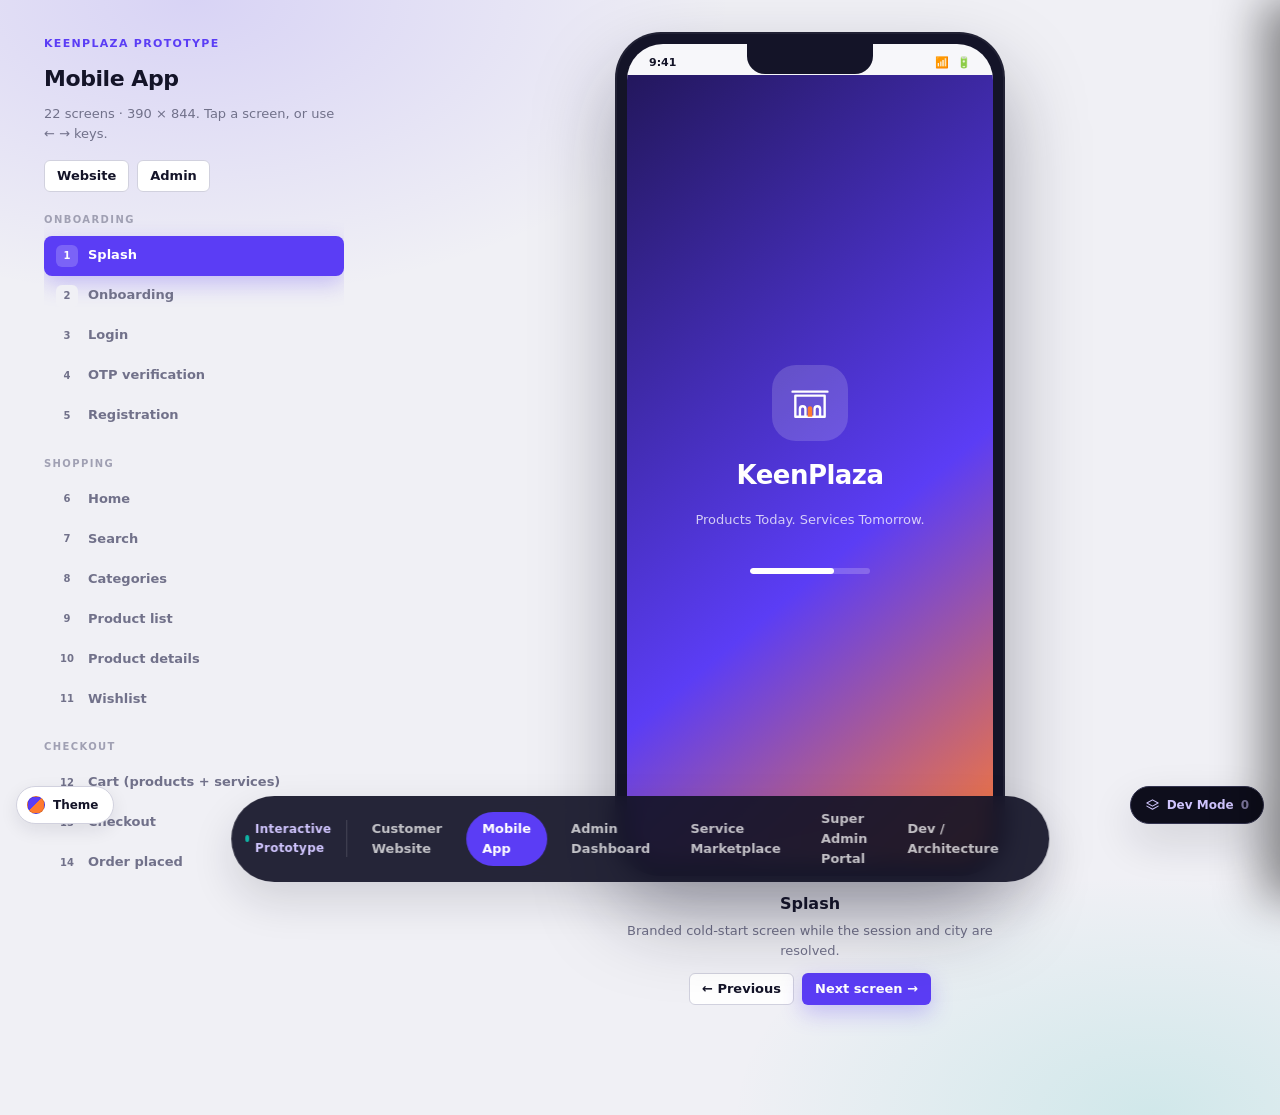
<file: prototype/mobile.html>
<!DOCTYPE html>
<html lang="en">
<head>
<meta charset="utf-8">
<meta name="viewport" content="width=device-width, initial-scale=1">
<title>KeenPlaza Mobile App — Prototype</title>
<meta name="description" content="KeenPlaza mobile app prototype — 22 interactive screens in a 390×844 device frame.">
<link rel="icon" type="image/svg+xml" href="assets/logo.svg">
<link rel="stylesheet" href="css/global.css">
<link rel="stylesheet" href="css/theme.css">
<link rel="stylesheet" href="css/dev.css">
<link rel="stylesheet" href="css/storefront.css">
<link rel="stylesheet" href="css/mobile.css">
<script src="js/theme.js"></script>
</head>
<body class="mobile">
  <div class="mob-shell">
    <aside class="picker">
      <span class="eyebrow">KeenPlaza Prototype</span>
      <h1 class="mt-2">Mobile App</h1>
      <p class="small muted mt-2">22 screens · 390 × 844. Tap a screen, or use ← → keys.</p>
      <div class="row gap-2 mt-4">
        <a class="btn btn-outline btn-sm" href="index.html">Website</a>
        <a class="btn btn-outline btn-sm" href="admin.html">Admin</a>
      </div>
      <div class="list mt-2" id="pickerList"></div>
    </aside>

    <div class="stage">
      <div class="device"><div class="screen" id="screen"></div></div>
      <div class="frame-caption">
        <b id="capTitle">Splash</b>
        <p id="capText"></p>
        <div class="frame-nav mt-3" style="justify-content:center">
          <button class="btn btn-outline btn-sm" id="prevS">← Previous</button>
          <button class="btn btn-primary btn-sm" id="nextS">Next screen →</button>
        </div>
      </div>
    </div>
  </div>

  <script src="js/mock-data.js"></script>
  <script src="js/ui.js"></script>
  <script src="js/mobile.js"></script>
  <script src="js/dev-data.js"></script>
  <script src="js/dev-mode.js"></script>
</body>
</html>
</file>
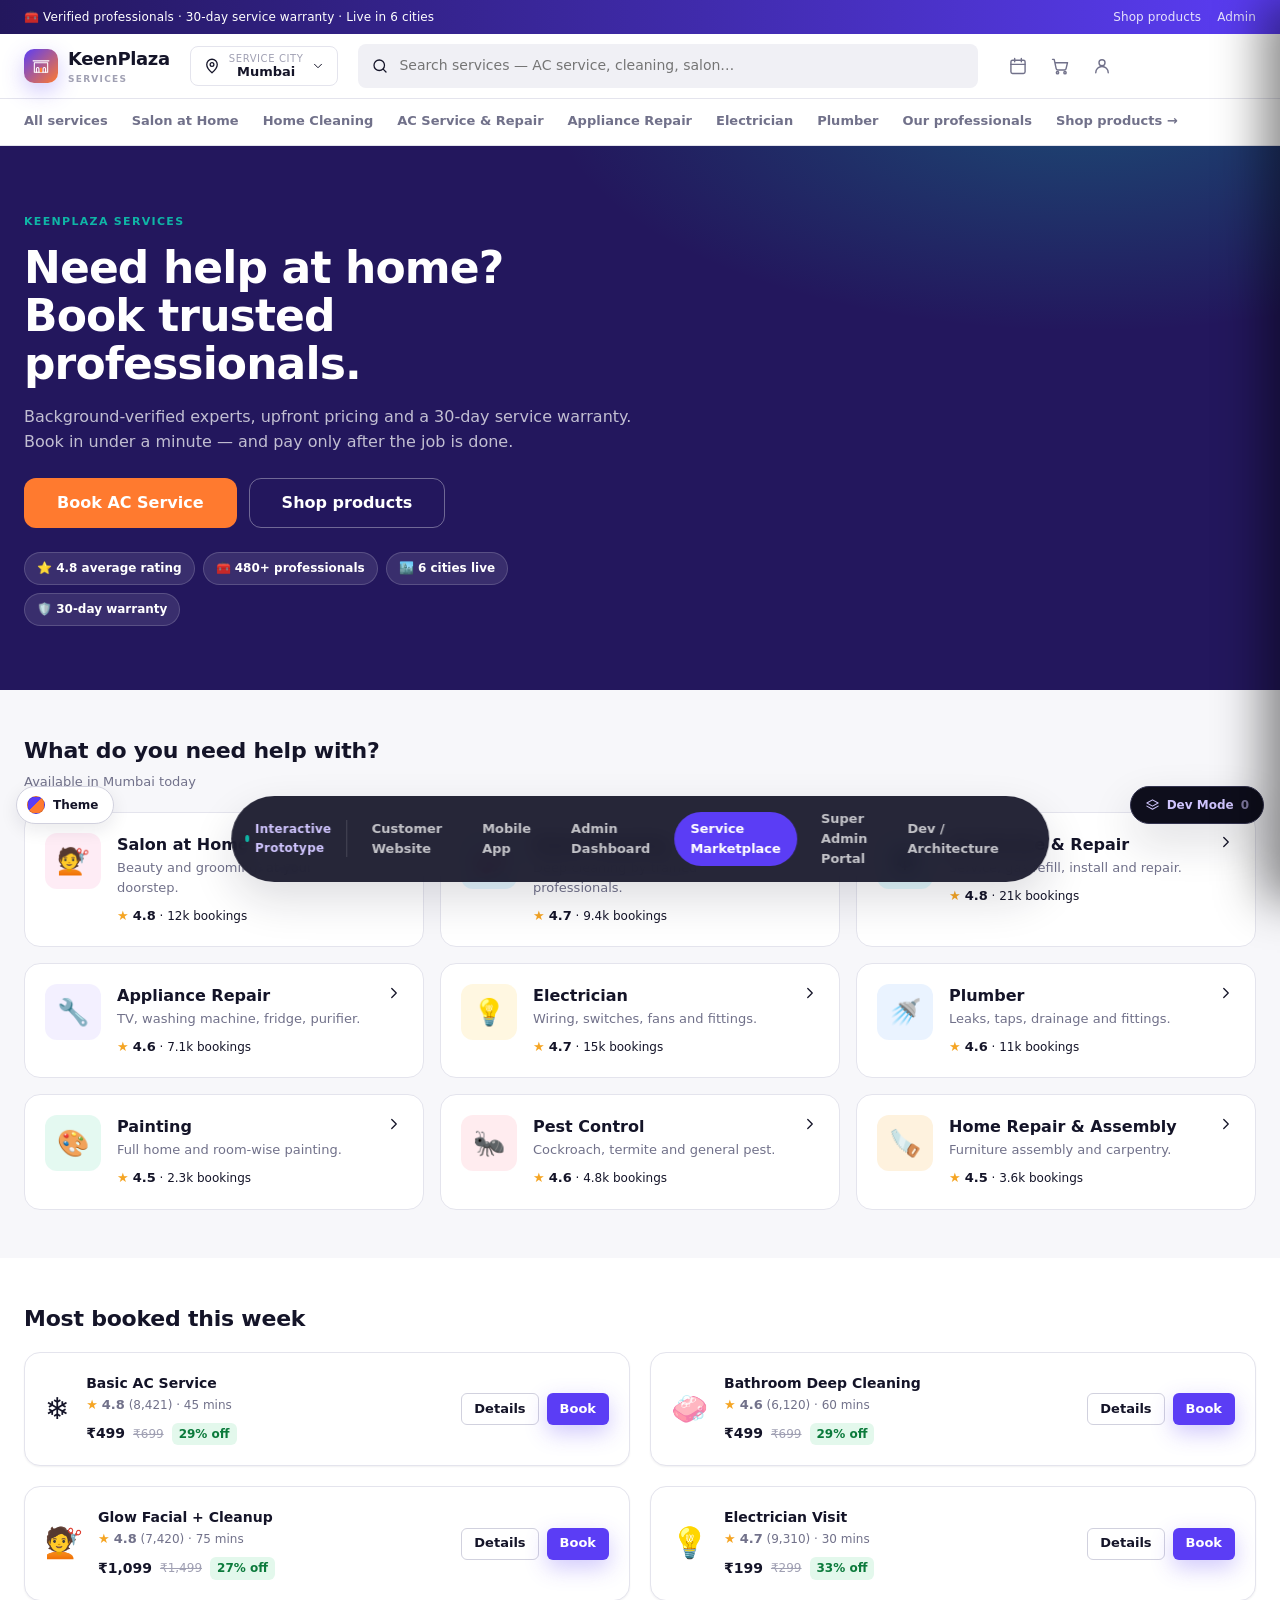
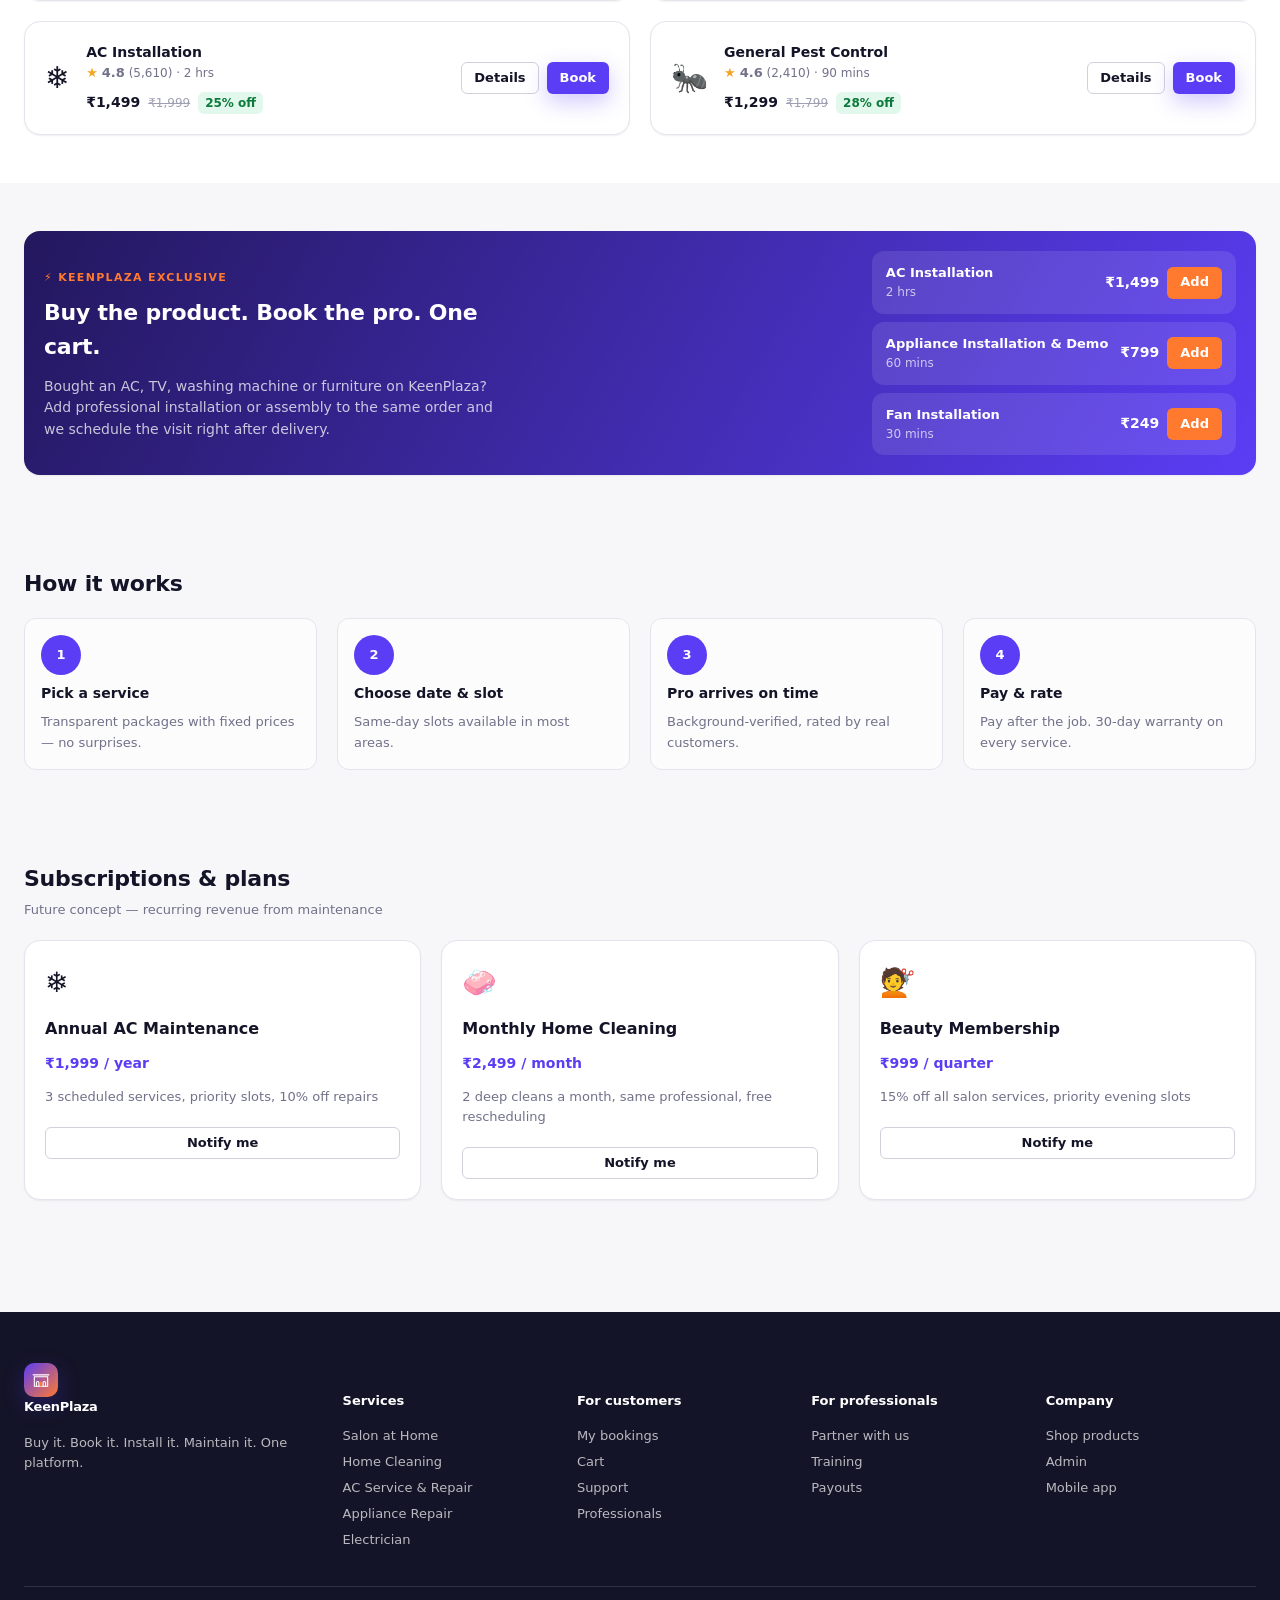
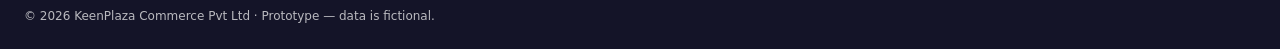
<file: prototype/services.html>
<!DOCTYPE html>
<html lang="en">
<head>
<meta charset="utf-8">
<meta name="viewport" content="width=device-width, initial-scale=1">
<title>KeenPlaza Services — Book trusted professionals</title>
<meta name="description" content="KeenPlaza service marketplace prototype — discovery, packages, booking flow and tracking.">
<link rel="icon" type="image/svg+xml" href="assets/logo.svg">
<link rel="stylesheet" href="css/global.css">
<link rel="stylesheet" href="css/theme.css">
<link rel="stylesheet" href="css/dev.css">
<link rel="stylesheet" href="css/storefront.css">
<script src="js/theme.js"></script>
</head>
<body>
  <header class="site-header" id="header"></header>
  <main id="view"></main>
  <footer class="site-footer" id="footer"></footer>

  <script src="js/mock-data.js"></script>
  <script src="js/ui.js"></script>
  <script src="js/services.js"></script>
  <script src="js/dev-data.js"></script>
  <script src="js/dev-mode.js"></script>
</body>
</html>
</file>
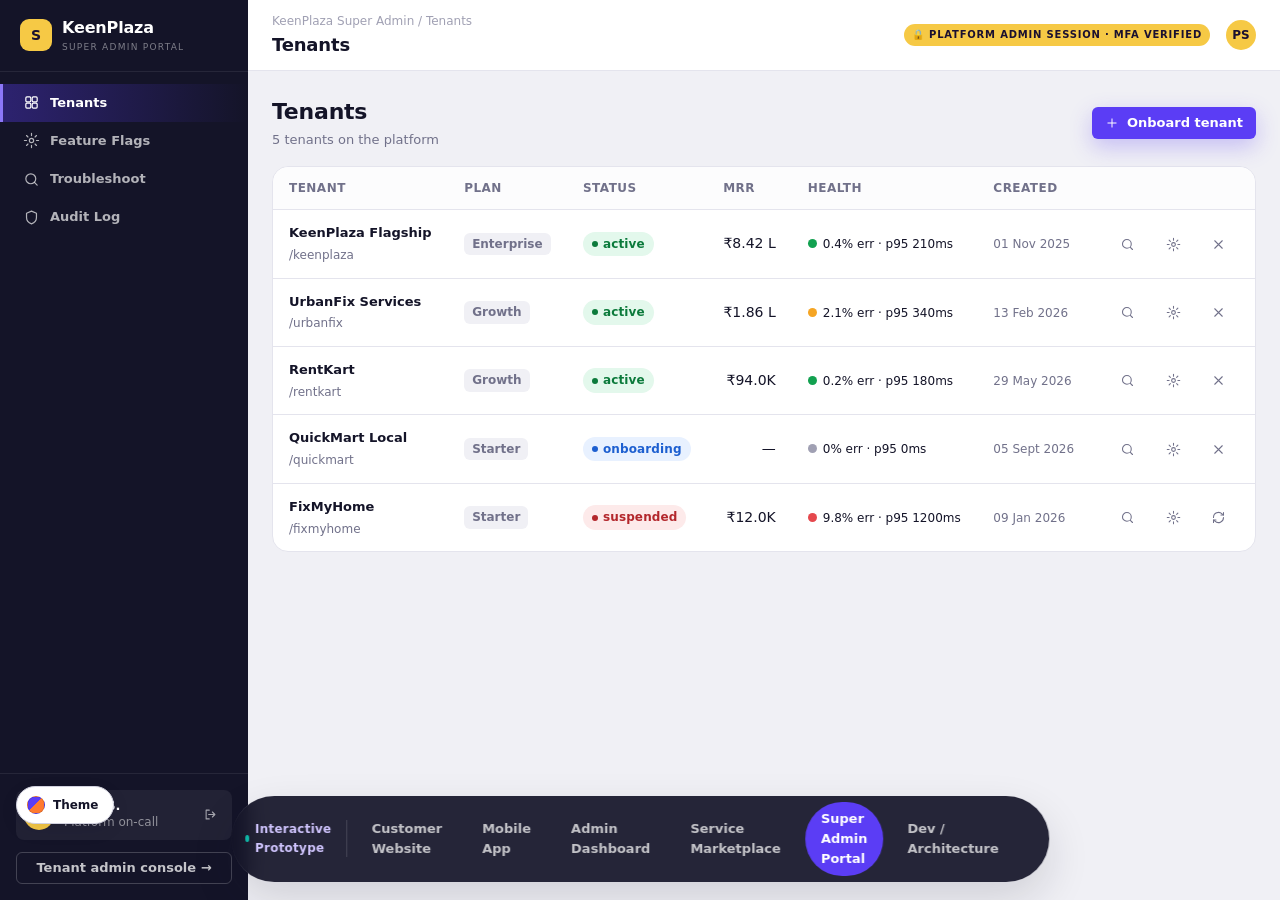
<file: prototype/superadmin.html>
<!DOCTYPE html>
<html lang="en">
<head>
<meta charset="utf-8">
<meta name="viewport" content="width=device-width, initial-scale=1">
<title>KeenPlaza Super Admin — Platform Ops Portal</title>
<meta name="description" content="KeenPlaza Super Admin Portal prototype — cross-tenant list, onboarding, feature flags and incident troubleshooting for the backend on-call team.">
<link rel="icon" href="data:image/svg+xml,<svg xmlns='http://www.w3.org/2000/svg' viewBox='0 0 100 100'><rect width='100' height='100' rx='24' fill='%231a1030'/><text y='72' x='50' font-size='58' font-family='Arial' font-weight='bold' fill='%23f6c945' text-anchor='middle'>S</text></svg>">
<link rel="stylesheet" href="css/global.css">
<link rel="stylesheet" href="css/theme.css">
<link rel="stylesheet" href="css/dev.css">
<link rel="stylesheet" href="css/admin.css">
<script src="js/theme.js"></script>
<style>
  .sb-head .mark{background:#f6c945; color:#1a1030}
  .sa-badge{display:inline-flex; align-items:center; gap:6px; font-size:10px; font-weight:800; letter-spacing:.08em;
    text-transform:uppercase; color:#1a1030; background:#f6c945; padding:3px 8px; border-radius:99px}
  .health-dot{width:9px; height:9px; border-radius:50%; display:inline-block; margin-right:6px}
  .health-healthy{background:var(--success)} .health-degraded{background:var(--warning)}
  .health-critical{background:var(--error)} .health-pending{background:var(--n-400)}
  .tl-row{display:grid; grid-template-columns:150px 1fr 90px; gap:12px; padding:8px 0; border-bottom:1px solid var(--border); font-size:var(--fs-sm)}
  .tl-row:last-child{border-bottom:none}
</style>
</head>
<body class="admin">
  <div class="shell">
    <aside class="sidebar"></aside>
    <div class="main">
      <header class="topbar">
        <button class="icon-btn mobile-topbar" id="burger" aria-label="Menu">
          <svg width="20" height="20" viewBox="0 0 24 24" fill="none" stroke="currentColor" stroke-width="1.8"
            stroke-linecap="round"><path d="M4 7h16M4 12h16M4 17h16"/></svg></button>
        <div class="col grow">
          <span class="crumb" id="saCrumb">KeenPlaza Super Admin</span>
          <h1 id="saTitle">Tenants</h1>
        </div>
        <span class="sa-badge">🔒 Platform Admin session · MFA verified</span>
        <span class="avatar avatar-sm hide-sm" style="background:#f6c945;color:#1a1030">PS</span>
      </header>
      <div class="content" id="content"></div>
    </div>
  </div>

  <script src="js/mock-data.js"></script>
  <script src="js/ui.js"></script>
  <script src="js/superadmin.js"></script>
</body>
</html>
</file>
<file: prototype/css/global.css>
/* ============================================================
   KEENPLAZA — Commerce + Services Super App
   global.css — design tokens + reusable component system
   Used by: index.html, services.html, admin.html, mobile.html
   ============================================================ */

/* ---------- 1. TOKENS ---------- */
:root {
  /* brand */
  --primary-900:#1d1147; --primary-800:#2b1a6b; --primary-700:#3a239a;
  --primary-600:#4a2ec4; --primary: #5B3DF5; --primary-400:#7d64f7;
  --primary-300:#a693fa; --primary-200:#cfc4fd; --primary-100:#ece7ff; --primary-50:#f6f4ff;

  --secondary:#0FB5A6;  --secondary-600:#0a8d82; --secondary-100:#dcfaf6;
  --accent:#FF7A2F;     --accent-600:#e35f16;    --accent-100:#fff0e6;

  /* status */
  --success:#12A150; --success-100:#e3f8ec;
  --warning:#F5A524; --warning-100:#fff4e0;
  --error:#E5484D;   --error-100:#fdeaea;
  --info:#3B82F6;    --info-100:#e8f1ff;

  /* neutrals */
  --n-0:#ffffff; --n-25:#fcfcfd; --n-50:#f7f7fa; --n-100:#f0f0f5; --n-200:#e4e4ed;
  --n-300:#d1d1de; --n-400:#a0a0b3; --n-500:#71718a; --n-600:#55556b; --n-700:#3c3c50;
  --n-800:#26263a; --n-900:#141428;

  /* semantic surfaces (light theme, dark-ready naming) */
  --bg:            var(--n-50);
  --surface:       var(--n-0);
  --surface-alt:   var(--n-25);
  --surface-sunken:var(--n-100);
  --border:        var(--n-200);
  --border-strong: var(--n-300);
  --text:          var(--n-900);
  --text-muted:    var(--n-500);
  --text-soft:     var(--n-400);
  --on-primary:    #ffffff;

  /* type scale */
  --font: "Inter", "Segoe UI", system-ui, -apple-system, "Helvetica Neue", Arial, sans-serif;
  --fs-xs:11px; --fs-sm:12px; --fs-md:13px; --fs-base:14px; --fs-lg:16px;
  --fs-xl:18px; --fs-2xl:22px; --fs-3xl:28px; --fs-4xl:34px; --fs-5xl:44px; --fs-6xl:56px;

  /* spacing scale (4px base) */
  --s-1:4px; --s-2:8px; --s-3:12px; --s-4:16px; --s-5:20px; --s-6:24px;
  --s-7:32px; --s-8:40px; --s-9:48px; --s-10:64px; --s-11:80px;

  /* radius */
  --r-xs:6px; --r-sm:8px; --r-md:12px; --r-lg:16px; --r-xl:22px; --r-full:999px;

  /* elevation */
  --sh-xs:0 1px 2px rgba(20,20,40,.06);
  --sh-sm:0 2px 6px rgba(20,20,40,.07);
  --sh-md:0 6px 18px rgba(20,20,40,.09);
  --sh-lg:0 18px 44px rgba(20,20,40,.14);
  --sh-primary:0 8px 22px rgba(91,61,245,.28);

  /* motion */
  --t-fast:120ms cubic-bezier(.4,0,.2,1);
  --t:180ms cubic-bezier(.4,0,.2,1);
  --t-slow:320ms cubic-bezier(.16,1,.3,1);

  --header-h:64px;
  --maxw:1320px;
}

/* Dark tokens kept ready — flip <html data-theme="dark"> to preview. */
[data-theme="dark"] {
  --bg:#0d0d18; --surface:#15152a; --surface-alt:#1b1b33; --surface-sunken:#101020;
  --border:#26263f; --border-strong:#33334f;
  --text:#f2f2f8; --text-muted:#a0a0b8; --text-soft:#70708c;
  --sh-md:0 6px 18px rgba(0,0,0,.5); --sh-lg:0 18px 44px rgba(0,0,0,.6);
}

/* ---------- 2. RESET ---------- */
*,*::before,*::after{box-sizing:border-box}
html,body{margin:0;padding:0}
html{-webkit-text-size-adjust:100%}
body{
  font-family:var(--font); font-size:var(--fs-base); line-height:1.55;
  color:var(--text); background:var(--bg);
  -webkit-font-smoothing:antialiased; text-rendering:optimizeLegibility;
}
img{max-width:100%; display:block}
button,input,select,textarea{font:inherit; color:inherit}
button{cursor:pointer; background:none; border:none; padding:0}
a{color:inherit; text-decoration:none}
ul,ol{margin:0; padding:0; list-style:none}
h1,h2,h3,h4,h5,p{margin:0}
table{border-collapse:collapse; width:100%}
:focus-visible{outline:2px solid var(--primary); outline-offset:2px; border-radius:4px}
::-webkit-scrollbar{width:10px;height:10px}
::-webkit-scrollbar-thumb{background:var(--n-300); border-radius:99px; border:3px solid transparent; background-clip:content-box}
::-webkit-scrollbar-track{background:transparent}

/* ---------- 3. TYPOGRAPHY ---------- */
.h1{font-size:var(--fs-4xl); font-weight:800; letter-spacing:-.02em; line-height:1.15}
.h2{font-size:var(--fs-3xl); font-weight:800; letter-spacing:-.02em; line-height:1.2}
.h3{font-size:var(--fs-2xl); font-weight:700; letter-spacing:-.01em}
.h4{font-size:var(--fs-xl); font-weight:700}
.h5{font-size:var(--fs-lg); font-weight:650}
.eyebrow{font-size:var(--fs-xs); font-weight:700; letter-spacing:.12em; text-transform:uppercase; color:var(--primary)}
.muted{color:var(--text-muted)}
.soft{color:var(--text-soft)}
.small{font-size:var(--fs-md)}
.tiny{font-size:var(--fs-sm)}
.strike{text-decoration:line-through; color:var(--text-soft)}
.bold{font-weight:700}
.center{text-align:center}
.right{text-align:right}
.nowrap{white-space:nowrap}
.clamp2{display:-webkit-box;-webkit-line-clamp:2;-webkit-box-orient:vertical;overflow:hidden}
.clamp1{white-space:nowrap;overflow:hidden;text-overflow:ellipsis}

/* ---------- 4. LAYOUT ---------- */
.container{width:100%; max-width:var(--maxw); margin:0 auto; padding:0 var(--s-6)}
.row{display:flex; align-items:center}
.row-between{display:flex; align-items:center; justify-content:space-between}
.col{display:flex; flex-direction:column}
.wrap{flex-wrap:wrap}
.gap-1{gap:var(--s-1)} .gap-2{gap:var(--s-2)} .gap-3{gap:var(--s-3)}
.gap-4{gap:var(--s-4)} .gap-5{gap:var(--s-5)} .gap-6{gap:var(--s-6)} .gap-8{gap:var(--s-8)}
.grow{flex:1}
.mt-2{margin-top:var(--s-2)} .mt-3{margin-top:var(--s-3)} .mt-4{margin-top:var(--s-4)}
.mt-6{margin-top:var(--s-6)} .mt-8{margin-top:var(--s-8)}
.mb-2{margin-bottom:var(--s-2)} .mb-3{margin-bottom:var(--s-3)} .mb-4{margin-bottom:var(--s-4)}
.mb-6{margin-bottom:var(--s-6)}
.hide{display:none !important}
.grid{display:grid; gap:var(--s-5)}
.grid-2{grid-template-columns:repeat(2,1fr)}
.grid-3{grid-template-columns:repeat(3,1fr)}
.grid-4{grid-template-columns:repeat(4,1fr)}
.grid-auto{grid-template-columns:repeat(auto-fill,minmax(210px,1fr))}
.divider{height:1px; background:var(--border); border:0; margin:var(--s-5) 0}
.section{padding:var(--s-9) 0}
.section-head{display:flex; align-items:flex-end; justify-content:space-between; gap:var(--s-4); margin-bottom:var(--s-5)}
.section-head .h3{line-height:1.2}

/* ---------- 5. BUTTONS ---------- */
.btn{
  display:inline-flex; align-items:center; justify-content:center; gap:var(--s-2);
  height:40px; padding:0 var(--s-5); border-radius:var(--r-sm);
  font-size:var(--fs-base); font-weight:650; white-space:nowrap;
  border:1px solid transparent; transition:all var(--t); user-select:none;
}
.btn:active{transform:translateY(1px)}
.btn-primary{background:var(--primary); color:var(--on-primary); box-shadow:var(--sh-primary)}
.btn-primary:hover{background:var(--primary-600)}
.btn-secondary{background:var(--n-900); color:#fff}
.btn-secondary:hover{background:var(--n-800)}
.btn-accent{background:var(--accent); color:#fff}
.btn-accent:hover{background:var(--accent-600)}
.btn-outline{background:var(--surface); border-color:var(--border-strong); color:var(--text)}
.btn-outline:hover{border-color:var(--primary); color:var(--primary); background:var(--primary-50)}
.btn-ghost{background:transparent; color:var(--text-muted)}
.btn-ghost:hover{background:var(--surface-sunken); color:var(--text)}
.btn-danger{background:var(--error); color:#fff}
.btn-danger:hover{filter:brightness(.93)}
.btn-success{background:var(--success); color:#fff}
.btn-sm{height:32px; padding:0 var(--s-3); font-size:var(--fs-md); border-radius:var(--r-xs)}
.btn-lg{height:50px; padding:0 var(--s-7); font-size:var(--fs-lg); border-radius:var(--r-md)}
.btn-block{width:100%}
.btn-icon{width:40px; padding:0}
.btn-icon.btn-sm{width:32px}
.btn[disabled],.btn.is-disabled{opacity:.45; pointer-events:none}

.icon-btn{
  width:40px;height:40px;border-radius:var(--r-full);display:inline-flex;
  align-items:center;justify-content:center;color:var(--text-muted);transition:all var(--t);position:relative
}
.icon-btn:hover{background:var(--surface-sunken); color:var(--text)}
.icon-btn .dot{
  position:absolute; top:6px; right:6px; min-width:16px; height:16px; padding:0 4px;
  background:var(--accent); color:#fff; font-size:10px; font-weight:700; border-radius:99px;
  display:flex; align-items:center; justify-content:center; border:2px solid var(--surface)
}

/* ---------- 6. FORMS ---------- */
.field{display:flex; flex-direction:column; gap:6px; width:100%}
.label{font-size:var(--fs-md); font-weight:650; color:var(--text-muted)}
.input,.select,.textarea{
  width:100%; height:42px; padding:0 var(--s-3); background:var(--surface);
  border:1px solid var(--border-strong); border-radius:var(--r-sm);
  font-size:var(--fs-base); transition:border-color var(--t), box-shadow var(--t);
}
.textarea{height:auto; min-height:88px; padding:var(--s-3); resize:vertical; line-height:1.5}
.select{appearance:none; padding-right:32px;
  background-image:url("data:image/svg+xml;utf8,<svg xmlns='http://www.w3.org/2000/svg' width='16' height='16' fill='none' stroke='%2371718a' stroke-width='2'><path d='M4 6l4 4 4-4'/></svg>");
  background-repeat:no-repeat; background-position:right 10px center}
.input:focus,.select:focus,.textarea:focus{outline:none; border-color:var(--primary); box-shadow:0 0 0 3px var(--primary-100)}
.input::placeholder,.textarea::placeholder{color:var(--text-soft)}
.hint{font-size:var(--fs-sm); color:var(--text-soft)}
.error-text{font-size:var(--fs-sm); color:var(--error)}
.check{display:inline-flex; align-items:center; gap:var(--s-2); cursor:pointer; font-size:var(--fs-md)}
.check input{width:16px;height:16px;accent-color:var(--primary); cursor:pointer}
.switch{position:relative; width:40px; height:22px; flex:none}
.switch input{opacity:0; width:100%; height:100%; margin:0; cursor:pointer; position:relative; z-index:2}
.switch span{position:absolute; inset:0; background:var(--n-300); border-radius:99px; transition:background var(--t)}
.switch span::after{content:""; position:absolute; top:2px; left:2px; width:18px; height:18px; background:#fff; border-radius:50%; transition:transform var(--t); box-shadow:var(--sh-xs)}
.switch input:checked ~ span{background:var(--success)}
.switch input:checked ~ span::after{transform:translateX(18px)}

.search-box{display:flex; align-items:center; gap:var(--s-2); height:42px; padding:0 var(--s-3);
  background:var(--surface); border:1px solid var(--border-strong); border-radius:var(--r-sm)}
.search-box input{flex:1; border:none; outline:none; background:none; font-size:var(--fs-base)}

/* ---------- 7. CARDS / PANELS ---------- */
.card{background:var(--surface); border:1px solid var(--border); border-radius:var(--r-lg); box-shadow:var(--sh-xs)}
.card-pad{padding:var(--s-5)}
.card-head{display:flex; align-items:center; justify-content:space-between; gap:var(--s-3);
  padding:var(--s-4) var(--s-5); border-bottom:1px solid var(--border)}
.card-body{padding:var(--s-5)}
.card-foot{padding:var(--s-4) var(--s-5); border-top:1px solid var(--border); background:var(--surface-alt);
  border-radius:0 0 var(--r-lg) var(--r-lg)}
.panel{background:var(--surface); border:1px solid var(--border); border-radius:var(--r-md); padding:var(--s-4)}
.tile{background:var(--surface-alt); border:1px solid var(--border); border-radius:var(--r-md); padding:var(--s-4)}

/* ---------- 8. CHIPS / BADGES / PILLS ---------- */
.chip{display:inline-flex; align-items:center; gap:6px; height:32px; padding:0 var(--s-3);
  border-radius:var(--r-full); border:1px solid var(--border-strong); background:var(--surface);
  font-size:var(--fs-md); font-weight:600; color:var(--text-muted); transition:all var(--t); white-space:nowrap}
.chip:hover{border-color:var(--primary-300); color:var(--primary)}
.chip.is-active{background:var(--primary); border-color:var(--primary); color:#fff}
.chip .x{opacity:.7; font-size:var(--fs-lg); line-height:1}
.badge{display:inline-flex; align-items:center; gap:5px; padding:3px 9px; border-radius:var(--r-full);
  font-size:var(--fs-sm); font-weight:700; letter-spacing:.01em}
.badge::before{content:""; width:6px; height:6px; border-radius:50%; background:currentColor}
.badge-neutral{background:var(--n-100); color:var(--n-600)}
.badge-success{background:var(--success-100); color:#0b7a3b}
.badge-warning{background:var(--warning-100); color:#a86a05}
.badge-error{background:var(--error-100); color:#b3272c}
.badge-info{background:var(--info-100); color:#1d5fd0}
.badge-primary{background:var(--primary-100); color:var(--primary-700)}
.badge-plain::before{display:none}
.tag{display:inline-block; padding:2px 8px; border-radius:var(--r-xs); background:var(--surface-sunken);
  font-size:var(--fs-sm); font-weight:600; color:var(--text-muted)}
.pct{background:var(--success-100); color:#0b7a3b; font-weight:700; padding:2px 7px; border-radius:var(--r-xs); font-size:var(--fs-sm)}

/* ---------- 9. TABLES ---------- */
.table-wrap{overflow-x:auto; border-radius:var(--r-lg)}
.table{font-size:var(--fs-base); min-width:640px}
.table thead th{
  text-align:left; font-size:var(--fs-sm); font-weight:700; letter-spacing:.04em; text-transform:uppercase;
  color:var(--text-muted); background:var(--surface-alt); padding:var(--s-3) var(--s-4);
  border-bottom:1px solid var(--border); white-space:nowrap; position:sticky; top:0; z-index:1
}
.table tbody td{padding:var(--s-3) var(--s-4); border-bottom:1px solid var(--border); vertical-align:middle}
.table tbody tr{transition:background var(--t-fast)}
.table tbody tr:hover{background:var(--primary-50)}
.table tbody tr:last-child td{border-bottom:none}
.table .actions{display:flex; gap:6px; justify-content:flex-end}
.table-empty{padding:var(--s-9); text-align:center; color:var(--text-muted)}
.cell-media{display:flex; align-items:center; gap:var(--s-3)}
.cell-media img{width:40px; height:40px; border-radius:var(--r-sm); object-fit:cover; flex:none}
.pager{display:flex; align-items:center; justify-content:space-between; padding:var(--s-3) var(--s-4); gap:var(--s-3)}

/* ---------- 10. AVATAR / MEDIA ---------- */
.avatar{width:40px;height:40px;border-radius:50%;background:var(--primary-100);color:var(--primary-700);
  display:flex;align-items:center;justify-content:center;font-weight:700;font-size:var(--fs-md);flex:none}
.avatar-lg{width:64px;height:64px;font-size:var(--fs-xl)}
.avatar-sm{width:30px;height:30px;font-size:var(--fs-sm)}
.thumb{border-radius:var(--r-md); background:var(--surface-sunken); object-fit:cover; width:100%; aspect-ratio:1/1}

/* ---------- 11. MODAL ---------- */
.modal-root{position:fixed; inset:0; z-index:1000; display:none}
.modal-root.is-open{display:block}
.modal-backdrop{position:absolute; inset:0; background:rgba(20,20,40,.45); backdrop-filter:blur(3px); animation:fade var(--t) both}
.modal{
  position:relative; margin:5vh auto; width:min(720px, calc(100% - 32px)); max-height:90vh;
  background:var(--surface); border-radius:var(--r-lg); box-shadow:var(--sh-lg);
  display:flex; flex-direction:column; overflow:hidden; animation:pop var(--t-slow) both
}
.modal.modal-sm{width:min(460px, calc(100% - 32px))}
.modal.modal-lg{width:min(980px, calc(100% - 32px))}
.modal-head{display:flex; align-items:center; justify-content:space-between; gap:var(--s-3);
  padding:var(--s-4) var(--s-5); border-bottom:1px solid var(--border)}
.modal-body{padding:var(--s-5); overflow:auto}
.modal-foot{padding:var(--s-4) var(--s-5); border-top:1px solid var(--border); display:flex;
  justify-content:flex-end; gap:var(--s-3); background:var(--surface-alt)}

/* ---------- 12. DRAWER ---------- */
.drawer-root{position:fixed; inset:0; z-index:1001; display:none}
.drawer-root.is-open{display:block}
.drawer{
  position:absolute; top:0; right:0; height:100%; width:min(520px, 100%);
  background:var(--surface); box-shadow:var(--sh-lg); display:flex; flex-direction:column;
  animation:slideIn var(--t-slow) both
}
.drawer.drawer-left{right:auto; left:0; animation:slideInLeft var(--t-slow) both}
.drawer.drawer-wide{width:min(720px,100%)}
.drawer-head{display:flex; align-items:center; justify-content:space-between; gap:var(--s-3);
  padding:var(--s-4) var(--s-5); border-bottom:1px solid var(--border)}
.drawer-body{padding:var(--s-5); overflow:auto; flex:1}
.drawer-foot{padding:var(--s-4) var(--s-5); border-top:1px solid var(--border); background:var(--surface-alt)}

/* ---------- 13. TOASTS ---------- */
.toast-root{position:fixed; z-index:1200; right:var(--s-5); bottom:var(--s-5); display:flex;
  flex-direction:column; gap:var(--s-2); pointer-events:none}
.toast{
  display:flex; align-items:flex-start; gap:var(--s-3); min-width:270px; max-width:360px;
  padding:var(--s-3) var(--s-4); border-radius:var(--r-md); background:var(--n-900); color:#fff;
  box-shadow:var(--sh-lg); font-size:var(--fs-md); animation:toastIn var(--t-slow) both; pointer-events:auto
}
.toast .ic{width:20px;height:20px;border-radius:50%;display:grid;place-items:center;flex:none;font-size:12px;font-weight:800}
.toast-success .ic{background:var(--success)} .toast-error .ic{background:var(--error)}
.toast-info .ic{background:var(--info)} .toast-warning .ic{background:var(--warning)}
.toast.out{animation:toastOut var(--t) both}

/* ---------- 14. TABS / SEGMENTED ---------- */
.tabs{display:flex; gap:var(--s-5); border-bottom:1px solid var(--border); overflow-x:auto}
.tab{padding:var(--s-3) 2px; font-size:var(--fs-base); font-weight:650; color:var(--text-muted);
  border-bottom:2px solid transparent; margin-bottom:-1px; white-space:nowrap; transition:all var(--t)}
.tab:hover{color:var(--text)}
.tab.is-active{color:var(--primary); border-color:var(--primary)}
.seg{display:inline-flex; background:var(--surface-sunken); padding:3px; border-radius:var(--r-sm); gap:2px}
.seg button{padding:6px var(--s-3); border-radius:var(--r-xs); font-size:var(--fs-md); font-weight:650; color:var(--text-muted)}
.seg button.is-active{background:var(--surface); color:var(--text); box-shadow:var(--sh-xs)}

/* ---------- 15. TIMELINE / STEPPER ---------- */
.timeline{position:relative; padding-left:28px}
.timeline::before{content:""; position:absolute; left:9px; top:6px; bottom:6px; width:2px; background:var(--border)}
.tl-item{position:relative; padding-bottom:var(--s-5)}
.tl-item:last-child{padding-bottom:0}
.tl-item::before{content:""; position:absolute; left:-24px; top:4px; width:14px; height:14px; border-radius:50%;
  background:var(--surface); border:2px solid var(--border-strong)}
.tl-item.done::before{background:var(--success); border-color:var(--success)}
.tl-item.current::before{background:var(--primary); border-color:var(--primary); box-shadow:0 0 0 4px var(--primary-100)}
.tl-title{font-weight:650}
.tl-meta{font-size:var(--fs-md); color:var(--text-muted)}

.stepper{display:flex; align-items:center; gap:var(--s-2); flex-wrap:wrap}
.step{display:flex; align-items:center; gap:var(--s-2); font-size:var(--fs-md); font-weight:650; color:var(--text-soft)}
.step .n{width:26px;height:26px;border-radius:50%;display:grid;place-items:center;background:var(--surface-sunken);
  color:var(--text-muted); font-size:var(--fs-sm); font-weight:700}
.step.done{color:var(--success)} .step.done .n{background:var(--success); color:#fff}
.step.is-active{color:var(--primary)} .step.is-active .n{background:var(--primary); color:#fff; box-shadow:var(--sh-primary)}
.step-line{width:26px;height:2px;background:var(--border)}

/* ---------- 16. RATING ---------- */
.rating{display:inline-flex; align-items:center; gap:4px; font-size:var(--fs-md); font-weight:650}
.rating .star{color:#F5A524}
.rating-pill{display:inline-flex; align-items:center; gap:4px; padding:2px 7px; border-radius:var(--r-xs);
  background:var(--success); color:#fff; font-size:var(--fs-sm); font-weight:700}

/* ---------- 17. SKELETON / EMPTY / MISC ---------- */
.skeleton{background:linear-gradient(90deg,var(--n-100),var(--n-200),var(--n-100));
  background-size:200% 100%; animation:shimmer 1.2s infinite; border-radius:var(--r-sm)}
.empty{display:flex; flex-direction:column; align-items:center; gap:var(--s-3); padding:var(--s-9); text-align:center}
.empty .ic{width:64px;height:64px;border-radius:50%;background:var(--surface-sunken);display:grid;place-items:center;font-size:26px}
.progress{height:6px; background:var(--surface-sunken); border-radius:99px; overflow:hidden}
.progress i{display:block; height:100%; background:var(--primary); border-radius:99px; transition:width var(--t-slow)}
.kbd{padding:1px 6px; border:1px solid var(--border-strong); border-bottom-width:2px; border-radius:var(--r-xs);
  font-size:var(--fs-sm); font-family:ui-monospace,Menlo,monospace; background:var(--surface-alt)}
.scroll-x{display:flex; gap:var(--s-4); overflow-x:auto; padding-bottom:var(--s-2); scroll-snap-type:x mandatory}
.scroll-x > *{scroll-snap-align:start}
.scroll-x::-webkit-scrollbar{height:6px}

/* ---------- 18. CHARTS (hand-rolled SVG) ---------- */
.chart{width:100%; overflow:visible}
.chart .grid-line{stroke:var(--border); stroke-width:1; stroke-dasharray:3 4}
.chart .axis-label{fill:var(--text-soft); font-size:10px}
.chart .bar{transition:opacity var(--t)}
.chart .bar:hover{opacity:.75}
.legend{display:flex; flex-wrap:wrap; gap:var(--s-3); font-size:var(--fs-md); color:var(--text-muted)}
.legend i{width:10px;height:10px;border-radius:3px;display:inline-block;margin-right:6px}
.spark{display:block}

/* ---------- 19. PROTOTYPE SWITCHER (client presentation mode) ---------- */
.proto-bar{
  position:fixed; z-index:900; left:50%; transform:translateX(-50%); bottom:18px;
  display:flex; align-items:center; gap:var(--s-2); padding:6px;
  background:rgba(20,20,40,.92); backdrop-filter:blur(10px); border-radius:var(--r-full);
  box-shadow:var(--sh-lg); color:#fff; font-size:var(--fs-md)
}
.proto-bar .live{display:flex; align-items:center; gap:6px; padding:0 var(--s-3) 0 var(--s-2);
  font-weight:700; font-size:var(--fs-sm); letter-spacing:.02em; color:#cfc4fd; border-right:1px solid rgba(255,255,255,.15)}
.proto-bar .live::before{content:""; width:7px;height:7px;border-radius:50%;background:var(--secondary);
  box-shadow:0 0 0 0 rgba(15,181,166,.7); animation:pulse 2s infinite}
.proto-bar a{padding:7px var(--s-4); border-radius:var(--r-full); font-weight:650; color:rgba(255,255,255,.72); transition:all var(--t)}
.proto-bar a:hover{color:#fff; background:rgba(255,255,255,.1)}
.proto-bar a.is-active{background:var(--primary); color:#fff}
.proto-bar .mini{padding:7px 10px; color:rgba(255,255,255,.55)}
.proto-bar .mini:hover{color:#fff}
/* On phones the demo chrome docks as a full-width top strip and the page is
   pushed down, so it never covers the product's own header. */
@media (max-width:860px){
  .proto-bar{
    left:0; right:0; top:0; bottom:auto; transform:none; border-radius:0;
    height:40px; padding:0 8px; gap:0; justify-content:flex-start;
    overflow-x:auto; -webkit-overflow-scrolling:touch; box-shadow:0 2px 10px rgba(0,0,0,.25)
  }
  .proto-bar::-webkit-scrollbar{display:none}
  .proto-bar .live{padding-left:6px; padding-right:10px; flex:none}
  .proto-bar .live span{display:none}
  .proto-bar a{padding:6px 11px; font-size:var(--fs-sm); white-space:nowrap; flex:none}
  .proto-bar .mini{flex:none}
  body{padding-top:40px}
  .site-header{top:40px}
}

/* ---------- 20. ANIMATIONS ---------- */
@keyframes fade{from{opacity:0}to{opacity:1}}
@keyframes pop{from{opacity:0; transform:translateY(12px) scale(.98)}to{opacity:1; transform:none}}
@keyframes slideIn{from{transform:translateX(100%)}to{transform:none}}
@keyframes slideInLeft{from{transform:translateX(-100%)}to{transform:none}}
@keyframes toastIn{from{opacity:0; transform:translateY(14px)}to{opacity:1; transform:none}}
@keyframes toastOut{to{opacity:0; transform:translateY(8px)}}
@keyframes shimmer{to{background-position:-200% 0}}
@keyframes pulse{70%{box-shadow:0 0 0 8px rgba(15,181,166,0)}100%{box-shadow:0 0 0 0 rgba(15,181,166,0)}}
@keyframes riseIn{from{opacity:0; transform:translateY(16px)}to{opacity:1; transform:none}}
.rise{animation:riseIn var(--t-slow) both}
.rise-2{animation:riseIn var(--t-slow) 60ms both}
.rise-3{animation:riseIn var(--t-slow) 120ms both}
@media (prefers-reduced-motion:reduce){*{animation-duration:.01ms !important; transition-duration:.01ms !important}}

/* ---------- 20b. OVERFLOW GUARDS ----------
   Grid and flex children default to min-width:auto, so anything holding a wide
   table, code block or fixed-width frame stretches its parent past the viewport.
   These guards keep wide content scrolling inside its own box instead. */
/* clip, not hidden: `overflow:hidden` would turn body into a scroll container
   and silently break every position:sticky header on the site. */
html,body{max-width:100%; overflow-x:clip}
.grid > *,.grid-dash > *,.row > *,.col > *{min-width:0}
.pane,.card,.panel,.tile,.main,main{min-width:0}
.table-wrap{max-width:100%}
.scroll-x,.date-filter,.seg,.tabs,.form-tabs{max-width:100%}
img,svg,video{max-width:100%}
pre,code{overflow-wrap:anywhere}

/* ---------- 21. RESPONSIVE HELPERS ---------- */
@media (max-width:1100px){
  .grid-4{grid-template-columns:repeat(3,1fr)}
  .hide-lg{display:none !important}
}
@media (max-width:860px){
  :root{--fs-4xl:28px; --fs-3xl:24px; --fs-5xl:34px}
  .grid-4,.grid-3{grid-template-columns:repeat(2,1fr)}
  .container{padding:0 var(--s-4)}
  .section{padding:var(--s-7) 0}
  .hide-md{display:none !important}
}
@media (max-width:560px){
  .grid-2{grid-template-columns:1fr}
  .stepper{overflow-x:auto; flex-wrap:nowrap; padding-bottom:4px}
  .modal-foot,.drawer-foot{flex-wrap:wrap}
  .modal-foot .btn,.drawer-foot .btn{flex:1 1 auto}
  .grid-auto{grid-template-columns:repeat(2,1fr); gap:var(--s-3)}
  .hide-sm{display:none !important}
  .modal{margin:0; width:100%; height:100%; max-height:100%; border-radius:0}
}
</file>
<file: prototype/css/theme.css>
/* ============================================================
   theme.css — theme switcher control + dark-mode corrections
   Loaded after global.css on every page.
   ============================================================ */

/* ---------- floating control ---------- */
.theme-btn{
  position:fixed; left:16px; bottom:76px; z-index:1099; display:flex; align-items:center; gap:8px;
  height:38px; padding:0 14px 0 10px; border-radius:var(--r-full);
  background:var(--surface); color:var(--text); border:1px solid var(--border-strong);
  font-size:12px; font-weight:700; box-shadow:var(--sh-md); transition:all var(--t)
}
.theme-btn:hover{border-color:var(--primary); color:var(--primary)}
.theme-btn .tsw{width:18px; height:18px; border-radius:50%; border:1px solid rgba(0,0,0,.15); flex:none}

.theme-panel{
  position:fixed; left:16px; bottom:124px; z-index:1100; width:320px; max-height:min(76vh, 640px);
  background:var(--surface); border:1px solid var(--border); border-radius:var(--r-lg);
  box-shadow:var(--sh-lg); display:none; flex-direction:column; overflow:hidden
}
.theme-panel.open{display:flex; animation:pop var(--t-slow) both}
.tp-head{display:flex; align-items:center; justify-content:space-between; padding:12px 14px;
  border-bottom:1px solid var(--border); flex:none}
.tp-head b{font-size:14px}
.tp-x{width:26px; height:26px; border-radius:var(--r-xs); color:var(--text-muted)}
.tp-x:hover{background:var(--surface-sunken); color:var(--text)}
.tp-body{padding:14px; overflow-y:auto}
.tp-label{font-size:10px; font-weight:800; letter-spacing:.12em; text-transform:uppercase;
  color:var(--text-soft); margin:14px 0 8px}
.tp-body > .tp-label:first-child{margin-top:0}

.tp-seg{display:flex; gap:4px; background:var(--surface-sunken); padding:4px; border-radius:var(--r-sm)}
.tp-seg button{flex:1; padding:7px 6px; border-radius:var(--r-xs); font-size:11px; font-weight:700;
  color:var(--text-muted); transition:all var(--t)}
.tp-seg button:hover{color:var(--text)}
.tp-seg button.on{background:var(--surface); color:var(--primary); box-shadow:var(--sh-xs)}

.tp-presets{display:grid; grid-template-columns:1fr 1fr; gap:6px}
.tp-presets button{display:flex; align-items:center; gap:8px; padding:8px; border-radius:var(--r-sm);
  border:1.5px solid var(--border); background:var(--surface); transition:all var(--t)}
.tp-presets button:hover{border-color:var(--primary-300)}
.tp-presets button.on{border-color:var(--primary); background:var(--primary-50)}
.tp-presets .dots{display:flex; flex:none}
.tp-presets .dots i{width:12px; height:12px; border-radius:50%; display:block; margin-right:-4px;
  border:1.5px solid var(--surface)}
.tp-presets .pname{font-size:11px; font-weight:650; color:var(--text)}

.tp-color{display:flex; align-items:center; gap:10px; padding:7px 0}
.tp-color input[type=color]{width:34px; height:34px; padding:0; border:1px solid var(--border-strong);
  border-radius:var(--r-sm); background:none; cursor:pointer; flex:none}
.tp-color input[type=color]::-webkit-color-swatch-wrapper{padding:3px}
.tp-color input[type=color]::-webkit-color-swatch{border:none; border-radius:calc(var(--r-sm) - 3px)}
.tp-color .col{flex:1; display:flex; flex-direction:column; line-height:1.3}
.tp-color b{font-size:12px}
.tp-color small{font-size:10px; color:var(--text-soft)}
.tp-hex{width:78px; height:30px; padding:0 8px; text-align:center; text-transform:uppercase;
  font-family:ui-monospace,Menlo,monospace; font-size:11px; font-weight:700;
  border:1px solid var(--border-strong); border-radius:var(--r-xs); background:var(--surface); color:var(--text)}
.tp-hex:focus{outline:none; border-color:var(--primary)}
.tp-note{margin-top:14px; padding:10px; border-radius:var(--r-sm); background:var(--surface-alt);
  font-size:11px; line-height:1.5; color:var(--text-muted)}
.tp-note b{color:var(--text)}
.tp-reset{width:100%; margin-top:10px; height:34px; border-radius:var(--r-sm);
  border:1px solid var(--border-strong); font-size:11px; font-weight:700; color:var(--text-muted)}
.tp-reset:hover{border-color:var(--error); color:var(--error)}

@media (max-width:860px){
  .theme-btn{top:auto; bottom:78px; left:10px; width:38px; height:38px; padding:0; justify-content:center}
  .theme-btn .tlabel{display:none}
  .theme-panel{left:10px; right:10px; width:auto; top:auto; bottom:124px; max-height:64vh}
}

/* ============================================================
   DARK MODE CORRECTIONS
   global.css flips the surface tokens; these fix the places that
   legitimately need a hardcoded light value in the light theme.
   ============================================================ */
[data-theme="dark"]{
  --success-100:#10301f; --warning-100:#332508; --error-100:#3a1517; --info-100:#0f2340;
  --n-50:#101020; --n-100:#181830; --n-200:#26263f; --n-300:#33334f;
  color-scheme:dark;
}
[data-theme="dark"] .badge-success{color:#4ade80}
[data-theme="dark"] .badge-warning{color:#fbbf24}
[data-theme="dark"] .badge-error{color:#fb7185}
[data-theme="dark"] .badge-info{color:#7dabff}
[data-theme="dark"] .badge-neutral{background:var(--surface-sunken); color:var(--text-muted)}
[data-theme="dark"] .badge-primary{color:var(--primary-300)}
[data-theme="dark"] .pct{background:var(--success-100); color:#4ade80}
[data-theme="dark"] .tag{background:var(--surface-sunken); color:var(--text-muted)}

/* storefront */
[data-theme="dark"] .p-wish{background:rgba(21,21,42,.9); color:var(--text-muted)}
[data-theme="dark"] .p-oos{background:rgba(13,13,24,.78); color:var(--text)}
[data-theme="dark"] .flash .p-card{background:var(--surface)}
[data-theme="dark"] .brand-chip .lg{background:var(--surface-sunken); color:var(--text)}
[data-theme="dark"] .svc-band{border-color:var(--border)}
[data-theme="dark"] .site-footer{background:#0a0a14; border-top:1px solid var(--border)}
[data-theme="dark"] .success-hero .tick{background:var(--success-100); color:#4ade80}
[data-theme="dark"] .toast{background:var(--surface-alt); border:1px solid var(--border-strong); color:var(--text)}
[data-theme="dark"] .social button{background:var(--surface)}
[data-theme="dark"] .skeleton{background:linear-gradient(90deg,var(--n-100),var(--n-200),var(--n-100));
  background-size:200% 100%}
[data-theme="dark"] .zoom-hint{background:rgba(0,0,0,.75)}
[data-theme="dark"] .offer-item{background:var(--surface-alt)}
[data-theme="dark"] .header-search .search-box{background:var(--surface-sunken)}

/* admin */
[data-theme="dark"] .shell{background:var(--bg)}
[data-theme="dark"] .sidebar{background:#0a0a14; border-right:1px solid var(--border)}
[data-theme="dark"] .table tbody tr:hover{background:var(--surface-alt)}
[data-theme="dark"] .kpi.accent{background:linear-gradient(135deg,var(--primary-800),var(--primary-600))}
[data-theme="dark"] .dropzone{background:var(--surface-alt)}
[data-theme="dark"] .code-block{background:#08080f}

/* mobile frame */
[data-theme="dark"] body.mobile{background:
  radial-gradient(900px 500px at 15% 0%, rgba(91,61,245,.14), transparent 60%),
  radial-gradient(700px 400px at 90% 100%, rgba(15,181,166,.10), transparent 60%), #0a0a14}
[data-theme="dark"] .device{box-shadow:0 40px 80px rgba(0,0,0,.6), 0 0 0 2px rgba(255,255,255,.08) inset}
[data-theme="dark"] .tabbar{background:var(--surface); border-top-color:var(--border)}
[data-theme="dark"] .m-list-item{background:var(--surface)}

/* dev spec page */
[data-theme="dark"] .flow-node.ext{background:var(--surface-alt)}
[data-theme="dark"] .env-card{background:var(--surface)}

/* form controls in dark */
[data-theme="dark"] .select{
  background-image:url("data:image/svg+xml;utf8,<svg xmlns='http://www.w3.org/2000/svg' width='16' height='16' fill='none' stroke='%23a0a0b8' stroke-width='2'><path d='M4 6l4 4 4-4'/></svg>")}
[data-theme="dark"] input[type=date],[data-theme="dark"] input[type=datetime-local]{color-scheme:dark}
</file>
<file: prototype/css/dev.css>
/* ============================================================
   dev.css — Dev Mode tracer overlay + engineering spec page
   ============================================================ */

/* ---------- TRACER OVERLAY ---------- */
.dev-panel{
  position:fixed; top:0; right:0; bottom:0; width:430px; z-index:1100;
  background:#0e0e1c; color:#d8d8ea; display:flex; flex-direction:column;
  box-shadow:-18px 0 44px rgba(0,0,0,.45); transform:translateX(100%);
  transition:transform var(--t-slow); font-size:12px;
  border-left:1px solid #26263f;
}
.dev-panel.open{transform:none}
body.dev-on{--dev-shift:430px}
.dev-head{display:flex; align-items:center; gap:8px; padding:12px 14px; border-bottom:1px solid #26263f; flex:none}
.dev-head b{color:#fff; font-size:13px; letter-spacing:-.01em}
.dev-head .live{display:inline-flex; align-items:center; gap:5px; font-size:10px; font-weight:800;
  letter-spacing:.1em; text-transform:uppercase; color:#0FB5A6}
.dev-head .live::before{content:""; width:6px; height:6px; border-radius:50%; background:#0FB5A6; animation:pulse 2s infinite}
.dev-head button{color:#8a8aa8; padding:4px 8px; border-radius:6px; font-size:11px; font-weight:650}
.dev-head button:hover{background:rgba(255,255,255,.08); color:#fff}
.dev-sub{padding:10px 14px; border-bottom:1px solid #26263f; display:flex; gap:8px; align-items:center; flex:none}
.dev-sub select{flex:1; height:30px; background:#15152a; border:1px solid #2e2e4a; color:#d8d8ea;
  border-radius:6px; font-size:11px; padding:0 8px}
.dev-sub .btn-run{background:#5B3DF5; color:#fff; padding:6px 12px; border-radius:6px; font-weight:700; font-size:11px}
.dev-log{flex:1; overflow-y:auto; padding:8px}
.dev-log::-webkit-scrollbar{width:8px}
.dev-log::-webkit-scrollbar-thumb{background:#2e2e4a; border-radius:99px}
.dev-empty{padding:40px 20px; text-align:center; color:#6c6c8c; line-height:1.7}

.dev-entry{border:1px solid #26263f; border-radius:10px; margin-bottom:8px; overflow:hidden; background:#12122400;
  animation:riseIn 220ms both}
.dev-entry-head{display:flex; align-items:center; gap:8px; padding:9px 10px; cursor:pointer; background:#141428}
.dev-entry-head:hover{background:#1a1a33}
.dev-m{font-size:9px; font-weight:800; letter-spacing:.04em; padding:2px 6px; border-radius:4px; flex:none}
.dev-m.GET{background:#12A15022; color:#3ddc84} .dev-m.POST{background:#5B3DF522; color:#a693fa}
.dev-m.PATCH{background:#F5A52422; color:#ffc861} .dev-m.PUT{background:#F5A52422; color:#ffc861}
.dev-m.DELETE{background:#E5484D22; color:#ff8b8f} .dev-m.JOB{background:#0FB5A622; color:#5fe6d8}
.dev-path{flex:1; font-family:ui-monospace,Menlo,monospace; font-size:11px; color:#cfcfe6; overflow:hidden; text-overflow:ellipsis; white-space:nowrap}
.dev-ms{font-size:10px; color:#7a7a9c; font-variant-numeric:tabular-nums; flex:none}
.dev-status{font-size:10px; font-weight:800; color:#3ddc84; flex:none}
.dev-body{display:none; padding:10px; border-top:1px solid #26263f; background:#0b0b16}
.dev-entry.open .dev-body{display:block}
.dev-meta{display:grid; grid-template-columns:88px 1fr; gap:4px 10px; font-size:11px; margin-bottom:10px}
.dev-meta span:nth-child(odd){color:#6c6c8c}
.dev-meta span:nth-child(even){color:#cfcfe6}
.dev-sec-t{font-size:9px; font-weight:800; letter-spacing:.12em; text-transform:uppercase; color:#6c6c8c; margin:10px 0 6px}

.dev-step{display:grid; grid-template-columns:16px 1fr; gap:8px; margin-bottom:7px}
.dev-step .rail{display:flex; flex-direction:column; align-items:center}
.dev-step .rail i{width:8px; height:8px; border-radius:50%; background:#5B3DF5; flex:none; margin-top:4px}
.dev-step .rail u{flex:1; width:1px; background:#2e2e4a; text-decoration:none}
.dev-step:last-child .rail u{display:none}
.dev-step .who{font-weight:700; color:#e6e6f5; font-size:11px}
.dev-step .host{font-family:ui-monospace,Menlo,monospace; font-size:10px; color:#6c6c8c}
.dev-step .what{color:#9a9ab8; font-size:11px; margin-top:2px; line-height:1.45}
.dev-step .bar{height:4px; border-radius:99px; background:#5B3DF5; margin-top:5px; min-width:2px; opacity:.75}
.dev-step[data-tier="external"] .rail i{background:#FF7A2F} .dev-step[data-tier="external"] .bar{background:#FF7A2F}
.dev-step[data-tier="data"] .rail i{background:#0FB5A6} .dev-step[data-tier="data"] .bar{background:#0FB5A6}
.dev-step[data-tier="gateway"] .rail i{background:#F5A524} .dev-step[data-tier="gateway"] .bar{background:#F5A524}
.dev-step[data-tier="client"] .rail i,.dev-step[data-tier="edge"] .rail i{background:#8a8aa8}

.dev-code{background:#08080f; border:1px solid #26263f; border-radius:8px; padding:8px 10px;
  font-family:ui-monospace,Menlo,monospace; font-size:10.5px; line-height:1.6; color:#9ad7c8;
  white-space:pre-wrap; word-break:break-word; max-height:190px; overflow:auto}
.dev-ev{display:inline-block; background:#0FB5A622; color:#5fe6d8; font-family:ui-monospace,Menlo,monospace;
  font-size:10px; padding:2px 7px; border-radius:99px; margin:0 5px 5px 0}
.dev-warn{background:#E5484D18; border:1px solid #E5484D44; color:#ff9b9e; border-radius:8px; padding:8px 10px; font-size:11px; line-height:1.5}

.dev-toggle{
  position:fixed; right:16px; bottom:76px; z-index:1099; display:flex; align-items:center; gap:7px;
  height:38px; padding:0 14px; border-radius:99px; background:#0e0e1c; color:#cfc4fd;
  border:1px solid #33334f; font-size:12px; font-weight:700; box-shadow:var(--sh-lg); transition:all var(--t)
}
.dev-toggle:hover{color:#fff; border-color:#5B3DF5}
.dev-toggle.on{background:#5B3DF5; color:#fff; border-color:#5B3DF5}
@media (max-width:860px){
  .dev-panel{width:100%; top:40px}
  .dev-toggle{top:auto; bottom:78px; right:10px; height:38px; padding:0 12px; font-size:11px}
}

/* ---------- SPEC PAGE ---------- */
body.devdoc{background:var(--bg)}
.doc-shell{display:grid; grid-template-columns:240px minmax(0,1fr); gap:var(--s-8); max-width:1280px; margin:0 auto;
  padding:var(--s-7) var(--s-6) 120px}
.doc-nav{position:sticky; top:var(--s-6); align-self:start; max-height:calc(100vh - 60px); overflow:auto}
.doc-nav a{display:block; padding:7px 12px; border-radius:var(--r-sm); font-size:var(--fs-md); font-weight:600;
  color:var(--text-muted); border-left:2px solid transparent}
.doc-nav a:hover{background:var(--surface); color:var(--text)}
.doc-nav a.on{color:var(--primary); border-color:var(--primary); background:var(--primary-50)}
.doc-sec{scroll-margin-top:20px; margin-bottom:var(--s-9)}
.doc-sec > h2{font-size:var(--fs-2xl); font-weight:800; letter-spacing:-.02em; margin-bottom:var(--s-2)}
.doc-sec > p.lead{color:var(--text-muted); max-width:78ch; margin-bottom:var(--s-5)}

.flow-map{position:relative; display:grid; grid-template-columns:repeat(5,1fr); gap:var(--s-3); align-items:stretch}
.flow-col{display:flex; flex-direction:column; gap:8px}
.flow-col h6{font-size:10px; font-weight:800; letter-spacing:.12em; text-transform:uppercase; color:var(--text-soft); text-align:center}
.flow-node{background:var(--surface); border:1px solid var(--border); border-radius:var(--r-md); padding:10px 12px; font-size:var(--fs-sm);
  transition:box-shadow .2s, border-color .2s, transform .2s}
.flow-node b{display:block; font-size:var(--fs-md)}
.flow-node.core{background:linear-gradient(135deg,var(--primary-900),var(--primary)); color:#fff; border:none}
.flow-node.core b{color:#fff}
.flow-node.ext{border-style:dashed}
.flow-node.is-hit{border-color:var(--primary); box-shadow:0 0 0 3px var(--primary-100), 0 0 16px var(--primary); transform:translateY(-2px); z-index:2}

/* ---------- live flow animation (architecture diagram) ---------- */
.flow-anim-bar{display:flex; align-items:center; gap:10px; flex-wrap:wrap; margin-bottom:var(--s-3)}
.flow-caption{font-family:ui-monospace,Menlo,monospace; font-size:var(--fs-sm); color:var(--text-muted); min-height:18px}
.flow-caption b{color:var(--primary)}
.flow-pulse{position:absolute; width:11px; height:11px; margin:-5.5px; border-radius:50%; background:var(--primary);
  box-shadow:0 0 10px 2px var(--primary); pointer-events:none; opacity:0; transition:left .5s ease, top .5s ease, opacity .2s; z-index:3}

.op-card{background:var(--surface); border:1px solid var(--border); border-radius:var(--r-lg); overflow:hidden; margin-bottom:var(--s-4)}
.op-head{display:flex; align-items:center; gap:10px; padding:var(--s-4); cursor:pointer; flex-wrap:wrap}
.op-head:hover{background:var(--surface-alt)}
.op-head .mth{font-size:10px; font-weight:800; padding:3px 8px; border-radius:5px; background:var(--primary-100); color:var(--primary-700)}
.op-head code{font-family:ui-monospace,Menlo,monospace; font-size:var(--fs-md)}
.op-body{display:none; padding:0 var(--s-4) var(--s-4)}
.op-card.open .op-body{display:block}
.wf-row{display:grid; grid-template-columns:180px 1fr 56px; gap:var(--s-3); align-items:center; padding:6px 0;
  border-bottom:1px dashed var(--border)}
.wf-row:last-child{border-bottom:none}
.wf-bar{height:8px; border-radius:99px; background:var(--primary); opacity:.8}
.wf-bar.external{background:var(--accent)} .wf-bar.data{background:var(--secondary)} .wf-bar.gateway{background:var(--warning)}
.wf-bar.client,.wf-bar.edge{background:var(--n-400)}
.code-block{background:var(--n-900); color:#9ad7c8; border-radius:var(--r-md); padding:var(--s-4);
  font-family:ui-monospace,Menlo,monospace; font-size:var(--fs-sm); line-height:1.65; overflow-x:auto;
  white-space:pre; max-width:100%; min-width:0}
.env-flow{display:flex; align-items:stretch; gap:var(--s-2); overflow-x:auto; padding-bottom:var(--s-2)}
.env-card{flex:1; min-width:190px; background:var(--surface); border:1px solid var(--border); border-radius:var(--r-md); padding:var(--s-4)}
.env-card.prod{border-color:var(--primary); box-shadow:var(--sh-primary)}
.env-arrow{display:grid; place-items:center; color:var(--text-soft); flex:none}
.pipe-step{display:grid; grid-template-columns:30px 1fr; gap:var(--s-3); padding-bottom:var(--s-4)}
.pipe-step .n{width:30px;height:30px;border-radius:50%;background:var(--primary);color:#fff;display:grid;place-items:center;
  font-size:var(--fs-sm);font-weight:800}
@media (max-width:1000px){
  .doc-shell{grid-template-columns:minmax(0,1fr)}
  .doc-nav,.doc-shell > main{min-width:0; max-width:100%}
  .doc-nav{position:static; max-height:none; display:flex; gap:6px; overflow-x:auto}
  .doc-nav a{white-space:nowrap; border-left:none; border-bottom:2px solid transparent}
  .flow-map{grid-template-columns:1fr 1fr}
}
@media (max-width:640px){
  .flow-map{grid-template-columns:1fr}
  .wf-row{grid-template-columns:110px 1fr 42px; font-size:var(--fs-sm)}
  .op-head{gap:6px}
  .op-head code{font-size:11px; overflow-wrap:anywhere}
  .code-block{font-size:10.5px}
  .env-card{min-width:170px}
  .doc-sec > h2{font-size:var(--fs-xl)}
}
</file>
<file: prototype/css/storefront.css>
/* ============================================================
   storefront.css — customer website (index.html + services.html)
   Depends on global.css tokens/components.
   ============================================================ */

/* ---------- HEADER ---------- */
.site-header{position:sticky; top:0; z-index:500; background:var(--surface); border-bottom:1px solid var(--border)}
.header-top{background:linear-gradient(90deg,var(--primary-900),var(--primary-700) 55%,var(--primary));
  color:#fff; font-size:var(--fs-sm); letter-spacing:.01em}
.header-top .container{display:flex; align-items:center; justify-content:space-between; height:34px; gap:var(--s-4)}
.header-top a{opacity:.85} .header-top a:hover{opacity:1}
.header-main{height:var(--header-h); display:flex; align-items:center; gap:var(--s-5)}
.logo{display:flex; align-items:center; gap:10px; font-weight:800; font-size:var(--fs-xl); letter-spacing:-.02em}
.logo .mark{width:34px;height:34px;border-radius:10px;background:linear-gradient(135deg,var(--primary),var(--accent));
  display:grid;place-items:center;color:#fff;font-size:16px;box-shadow:var(--sh-primary)}
.logo small{display:block; font-size:9px; font-weight:700; letter-spacing:.14em; color:var(--text-soft); text-transform:uppercase}
.header-search{flex:1; max-width:620px; position:relative}
.header-search .search-box{height:44px; background:var(--surface-sunken); border-color:transparent}
.header-search .search-box:focus-within{background:var(--surface); border-color:var(--primary); box-shadow:0 0 0 3px var(--primary-100)}
.loc-btn{display:flex; align-items:center; gap:8px; padding:6px var(--s-3); border-radius:var(--r-sm);
  border:1px solid var(--border); background:var(--surface); transition:border-color var(--t)}
.loc-btn:hover{border-color:var(--primary-300)}
.loc-btn .l1{font-size:10px; color:var(--text-soft); line-height:1.1; text-transform:uppercase; letter-spacing:.06em}
.loc-btn .l2{font-size:var(--fs-md); font-weight:700; line-height:1.2}
.header-actions{display:flex; align-items:center; gap:2px}
.nav-bar{border-top:1px solid var(--border); background:var(--surface)}
.nav-bar .container{display:flex; align-items:center; gap:var(--s-6); height:46px; overflow-x:auto}
.nav-link{font-size:var(--fs-md); font-weight:650; color:var(--text-muted); white-space:nowrap; padding:4px 0;
  border-bottom:2px solid transparent; transition:all var(--t)}
.nav-link:hover{color:var(--primary)}
.nav-link.is-active{color:var(--primary); border-color:var(--primary)}
.nav-link .hot{margin-left:6px; font-size:9px; font-weight:800; letter-spacing:.06em; text-transform:uppercase;
  color:#fff; background:var(--accent); padding:2px 6px; border-radius:99px; vertical-align:middle}

/* mega dropdown */
.mega{position:absolute; left:0; right:0; top:100%; background:var(--surface); border-bottom:1px solid var(--border);
  box-shadow:var(--sh-md); display:none; z-index:400}
.mega.is-open{display:block; animation:riseIn var(--t) both}
.mega .container{display:grid; grid-template-columns:repeat(4,1fr); gap:var(--s-6); padding-top:var(--s-6); padding-bottom:var(--s-6)}
.mega h6{font-size:var(--fs-md); font-weight:800; margin-bottom:var(--s-2)}
.mega a{display:block; font-size:var(--fs-md); color:var(--text-muted); padding:3px 0}
.mega a:hover{color:var(--primary)}

/* search suggestions */
.suggest{position:absolute; top:calc(100% + 6px); left:0; right:0; background:var(--surface); border:1px solid var(--border);
  border-radius:var(--r-md); box-shadow:var(--sh-lg); overflow:hidden; z-index:600; max-height:70vh; overflow-y:auto}
.suggest .grp{padding:var(--s-2) var(--s-4); font-size:var(--fs-xs); font-weight:800; letter-spacing:.1em;
  text-transform:uppercase; color:var(--text-soft); background:var(--surface-alt)}
.suggest .item{display:flex; align-items:center; gap:var(--s-3); padding:var(--s-2) var(--s-4); cursor:pointer; width:100%; text-align:left}
.suggest .item:hover{background:var(--primary-50)}
.suggest .item img{width:34px;height:34px;border-radius:var(--r-xs);object-fit:cover}
.suggest .item .em{width:34px;height:34px;border-radius:var(--r-xs);background:var(--surface-sunken);display:grid;place-items:center}

/* ---------- HERO ---------- */
.hero{background:radial-gradient(1200px 420px at 8% -10%, rgba(91,61,245,.18), transparent 60%),
      radial-gradient(900px 400px at 92% 0%, rgba(255,122,47,.16), transparent 60%), var(--primary-900);
  color:#fff; padding:var(--s-10) 0 var(--s-11); position:relative; overflow:hidden}
.hero::after{content:""; position:absolute; inset:auto 0 -1px 0; height:80px;
  background:linear-gradient(to top, var(--bg), transparent)}
.hero .container{display:grid; grid-template-columns:1.15fr .85fr; gap:var(--s-8); align-items:center; position:relative; z-index:1}
.hero h1{font-size:var(--fs-6xl); font-weight:850; line-height:1.05; letter-spacing:-.03em}
.hero h1 span{background:linear-gradient(90deg,#fff,var(--primary-200) 60%,var(--accent));
  -webkit-background-clip:text; background-clip:text; color:transparent}
.hero p{color:rgba(255,255,255,.72); font-size:var(--fs-lg); max-width:44ch; margin-top:var(--s-4)}
.hero-badges{display:flex; gap:var(--s-2); flex-wrap:wrap; margin-top:var(--s-6)}
.hero-badges span{padding:6px var(--s-3); border-radius:99px; background:rgba(255,255,255,.1);
  border:1px solid rgba(255,255,255,.16); font-size:var(--fs-sm); font-weight:600}
.hero-art{display:grid; grid-template-columns:1fr 1fr; gap:var(--s-3)}
.hero-tile{background:rgba(255,255,255,.09); border:1px solid rgba(255,255,255,.16); border-radius:var(--r-lg);
  padding:var(--s-4); backdrop-filter:blur(8px)}
.hero-tile .big{font-size:34px}
.hero-tile b{display:block; margin-top:var(--s-2); font-size:var(--fs-base)}
.hero-tile small{color:rgba(255,255,255,.6); font-size:var(--fs-sm)}
.hero-tile.tall{grid-row:span 2; display:flex; flex-direction:column; justify-content:space-between}

/* ---------- CATEGORY SHORTCUTS ---------- */
.cat-strip{display:grid; grid-template-columns:repeat(8,1fr); gap:var(--s-3)}
.cat-item{display:flex; flex-direction:column; align-items:center; gap:var(--s-2); padding:var(--s-4) var(--s-2);
  background:var(--surface); border:1px solid var(--border); border-radius:var(--r-lg); transition:all var(--t); text-align:center}
.cat-item:hover{transform:translateY(-3px); box-shadow:var(--sh-md); border-color:var(--primary-200)}
.cat-item .em{width:52px;height:52px;border-radius:50%;display:grid;place-items:center;font-size:24px;background:var(--primary-50)}
.cat-item b{font-size:var(--fs-md); font-weight:650}

/* ---------- PRODUCT CARD ---------- */
.p-card{background:var(--surface); border:1px solid var(--border); border-radius:var(--r-lg); overflow:hidden;
  display:flex; flex-direction:column; transition:all var(--t); position:relative}
.p-card:hover{box-shadow:var(--sh-md); transform:translateY(-3px); border-color:var(--primary-200)}
.p-media{position:relative; aspect-ratio:1/1; background:var(--surface-sunken); overflow:hidden}
.p-media img{width:100%; height:100%; object-fit:cover; transition:transform var(--t-slow)}
.p-card:hover .p-media img{transform:scale(1.05)}
.p-disc{position:absolute; top:8px; left:8px; background:var(--accent); color:#fff; font-size:var(--fs-sm);
  font-weight:800; padding:3px 8px; border-radius:var(--r-xs)}
.p-wish{position:absolute; top:8px; right:8px; width:32px; height:32px; border-radius:50%; background:rgba(255,255,255,.92);
  display:grid; place-items:center; color:var(--text-muted); box-shadow:var(--sh-xs); transition:all var(--t)}
.p-wish:hover{color:var(--error)} .p-wish.on{color:var(--error)} .p-wish.on svg{fill:currentColor}
.p-quick{position:absolute; left:8px; right:8px; bottom:8px; opacity:0; transform:translateY(6px); transition:all var(--t)}
.p-card:hover .p-quick{opacity:1; transform:none}
.p-oos{position:absolute; inset:0; background:rgba(255,255,255,.72); display:grid; place-items:center; font-weight:700; color:var(--text-muted)}
.p-body{padding:var(--s-3); display:flex; flex-direction:column; gap:4px; flex:1}
.p-brand{font-size:var(--fs-sm); font-weight:700; color:var(--text-muted); text-transform:uppercase; letter-spacing:.04em}
.p-name{font-size:var(--fs-md); font-weight:600; line-height:1.35; min-height:2.7em}
.p-price{display:flex; align-items:baseline; gap:6px; flex-wrap:wrap; margin-top:2px}
.p-price b{font-size:var(--fs-lg); font-weight:800}
.p-foot{display:flex; align-items:center; justify-content:space-between; gap:6px; margin-top:auto; padding-top:6px}
.p-deliv{font-size:var(--fs-sm); color:var(--success); font-weight:650}

/* ---------- FLASH DEALS ---------- */
.flash{background:linear-gradient(120deg,#1d1147,#3a239a 60%,#5B3DF5); color:#fff; border-radius:var(--r-xl);
  padding:var(--s-6); position:relative; overflow:hidden}
.flash::before{content:"⚡"; position:absolute; right:-10px; top:-24px; font-size:180px; opacity:.08}
.flash-head{display:flex; align-items:center; justify-content:space-between; gap:var(--s-4); flex-wrap:wrap; margin-bottom:var(--s-5)}
.countdown{display:flex; align-items:center; gap:6px; font-size:var(--fs-md); font-weight:700}
.countdown b{background:rgba(255,255,255,.16); border:1px solid rgba(255,255,255,.2); padding:4px 8px;
  border-radius:var(--r-xs); font-variant-numeric:tabular-nums}
.flash .p-card{background:rgba(255,255,255,.97)}
.flash-grid{display:grid; grid-template-columns:repeat(5,1fr); gap:var(--s-4)}

/* ---------- SERVICE PREVIEW ---------- */
.svc-band{background:linear-gradient(120deg,var(--secondary-100),var(--primary-50)); border:1px solid var(--primary-100);
  border-radius:var(--r-xl); padding:var(--s-7)}
.svc-grid{display:grid; grid-template-columns:repeat(4,1fr); gap:var(--s-3)}
.svc-item{display:flex; align-items:center; gap:var(--s-3); padding:var(--s-3); background:var(--surface);
  border:1px solid var(--border); border-radius:var(--r-md); transition:all var(--t)}
.svc-item:hover{transform:translateY(-2px); box-shadow:var(--sh-sm); border-color:var(--secondary)}
.svc-item .em{width:42px;height:42px;border-radius:var(--r-sm);display:grid;place-items:center;font-size:20px;flex:none}
.svc-item b{font-size:var(--fs-md); display:block}
.svc-item small{font-size:var(--fs-sm); color:var(--text-muted)}

/* brand rail */
.brand-rail{display:grid; grid-template-columns:repeat(6,1fr); gap:var(--s-3)}
.brand-chip{display:flex; flex-direction:column; align-items:center; gap:6px; padding:var(--s-4);
  background:var(--surface); border:1px solid var(--border); border-radius:var(--r-md); transition:all var(--t)}
.brand-chip:hover{border-color:var(--primary-300); box-shadow:var(--sh-sm)}
.brand-chip .lg{width:44px;height:44px;border-radius:12px;background:var(--n-900);color:#fff;
  display:grid;place-items:center;font-weight:800;font-size:var(--fs-md)}

/* value props */
.usp{display:grid; grid-template-columns:repeat(4,1fr); gap:var(--s-4)}
.usp .tile{display:flex; gap:var(--s-3); align-items:flex-start}
.usp .em{width:38px;height:38px;border-radius:var(--r-sm);background:var(--primary-50);display:grid;place-items:center;flex:none;color:var(--primary)}

/* ---------- PLP ---------- */
.plp{display:grid; grid-template-columns:262px 1fr; gap:var(--s-6); align-items:start}
.filters{position:sticky; top:calc(var(--header-h) + 58px); max-height:calc(100vh - 140px); overflow:auto;
  background:var(--surface); border:1px solid var(--border); border-radius:var(--r-lg)}
.filter-grp{border-bottom:1px solid var(--border); padding:var(--s-4)}
.filter-grp:last-child{border-bottom:none}
.filter-grp h6{font-size:var(--fs-md); font-weight:750; margin-bottom:var(--s-3); display:flex; justify-content:space-between}
.filter-list{display:flex; flex-direction:column; gap:8px; max-height:190px; overflow:auto}
.swatches{display:flex; gap:8px; flex-wrap:wrap}
.swatch{width:28px;height:28px;border-radius:50%;border:2px solid var(--border-strong); cursor:pointer; transition:all var(--t)}
.swatch.on{border-color:var(--primary); box-shadow:0 0 0 3px var(--primary-100)}
.size-grid{display:flex; gap:6px; flex-wrap:wrap}
.size-box{min-width:40px; height:34px; padding:0 8px; border:1px solid var(--border-strong); border-radius:var(--r-xs);
  display:grid; place-items:center; font-size:var(--fs-md); font-weight:650; transition:all var(--t)}
.size-box:hover{border-color:var(--primary)}
.size-box.on{background:var(--primary); border-color:var(--primary); color:#fff}
.size-box.off{opacity:.35; text-decoration:line-through; pointer-events:none}
.plp-toolbar{display:flex; align-items:center; justify-content:space-between; gap:var(--s-3); flex-wrap:wrap;
  background:var(--surface); border:1px solid var(--border); border-radius:var(--r-md); padding:var(--s-3) var(--s-4); margin-bottom:var(--s-4)}
.plp-grid{display:grid; grid-template-columns:repeat(4,1fr); gap:var(--s-4)}
.applied{display:flex; gap:8px; flex-wrap:wrap; margin-bottom:var(--s-4)}
.crumbs{display:flex; align-items:center; gap:6px; font-size:var(--fs-md); color:var(--text-muted); margin-bottom:var(--s-4); flex-wrap:wrap}
.crumbs a:hover{color:var(--primary)}

/* ---------- PDP ---------- */
.pdp{display:grid; grid-template-columns:minmax(0,1fr) 460px; gap:var(--s-8); align-items:start}
.gallery{display:grid; grid-template-columns:76px 1fr; gap:var(--s-3); position:sticky; top:calc(var(--header-h) + 60px)}
.gallery .thumbs{display:flex; flex-direction:column; gap:var(--s-2)}
.gallery .thumbs img{width:76px; height:76px; object-fit:cover; border-radius:var(--r-sm); border:2px solid transparent; cursor:pointer}
.gallery .thumbs img.on{border-color:var(--primary)}
.gallery .main{position:relative; border:1px solid var(--border); border-radius:var(--r-lg); overflow:hidden; background:var(--surface)}
.gallery .main img{width:100%; aspect-ratio:1/1; object-fit:cover; transition:transform var(--t-slow)}
.gallery .main.zoom img{transform:scale(1.8)}
.zoom-hint{position:absolute; bottom:10px; right:10px; background:rgba(20,20,40,.75); color:#fff;
  font-size:var(--fs-sm); padding:4px 10px; border-radius:99px}
.pdp-title{font-size:var(--fs-2xl); font-weight:750; line-height:1.25}
.price-row{display:flex; align-items:baseline; gap:var(--s-3); flex-wrap:wrap}
.price-row .now{font-size:var(--fs-4xl); font-weight:850; letter-spacing:-.02em}
.opt-row{display:flex; align-items:center; gap:var(--s-2); flex-wrap:wrap}
.color-dot{width:34px;height:34px;border-radius:50%;border:2px solid var(--border-strong); transition:all var(--t)}
.color-dot.on{border-color:var(--primary); box-shadow:0 0 0 3px var(--primary-100)}
.qty{display:inline-flex; align-items:center; border:1px solid var(--border-strong); border-radius:var(--r-sm); overflow:hidden}
.qty button{width:34px;height:38px;display:grid;place-items:center;color:var(--text-muted)}
.qty button:hover{background:var(--surface-sunken); color:var(--text)}
.qty span{width:44px; text-align:center; font-weight:700}
.offer-item{display:flex; gap:var(--s-3); padding:var(--s-3); border:1px dashed var(--border-strong); border-radius:var(--r-sm);
  background:var(--surface-alt)}
.offer-item .em{color:var(--accent)}
.trust{display:grid; grid-template-columns:repeat(4,1fr); gap:var(--s-2); text-align:center}
.trust div{padding:var(--s-3) var(--s-2); background:var(--surface-alt); border-radius:var(--r-sm)}
.trust .em{font-size:20px}
.trust small{display:block; font-size:var(--fs-sm); color:var(--text-muted); margin-top:2px}
.spec-table td{padding:9px var(--s-3); border-bottom:1px solid var(--border); font-size:var(--fs-md)}
.spec-table td:first-child{color:var(--text-muted); width:38%}
.rating-summary{display:grid; grid-template-columns:180px 1fr; gap:var(--s-6); align-items:center}
.rbar{display:grid; grid-template-columns:44px 1fr 44px; align-items:center; gap:var(--s-3); font-size:var(--fs-md)}
.review{padding:var(--s-4) 0; border-bottom:1px solid var(--border)}

/* cross-sell bundle card */
.bundle{border:1.5px solid var(--secondary); background:linear-gradient(120deg,var(--secondary-100),transparent);
  border-radius:var(--r-lg); padding:var(--s-4)}
.bundle .flag{display:inline-flex; align-items:center; gap:6px; font-size:var(--fs-xs); font-weight:800;
  letter-spacing:.1em; text-transform:uppercase; color:var(--secondary-600)}

/* sticky mobile buy bar */
.buy-bar{position:fixed; left:0; right:0; bottom:0; z-index:600; display:none; gap:var(--s-2);
  padding:var(--s-3) var(--s-4); background:var(--surface); border-top:1px solid var(--border); box-shadow:0 -6px 20px rgba(20,20,40,.1)}

/* ---------- CART ---------- */
.cart-layout{display:grid; grid-template-columns:minmax(0,1fr) 380px; gap:var(--s-6); align-items:start}
.cart-line{display:grid; grid-template-columns:96px 1fr auto; gap:var(--s-4); padding:var(--s-4) 0; border-bottom:1px solid var(--border)}
.cart-line img{width:96px; height:96px; border-radius:var(--r-sm); object-fit:cover}
.summary{position:sticky; top:calc(var(--header-h) + 60px)}
.sum-row{display:flex; justify-content:space-between; font-size:var(--fs-md); padding:5px 0}
.sum-row.total{font-size:var(--fs-lg); font-weight:800; padding-top:var(--s-3); border-top:1px dashed var(--border); margin-top:var(--s-2)}
.coupon-row{display:flex; gap:var(--s-2)}
.group-head{display:flex; align-items:center; gap:var(--s-2); margin:var(--s-5) 0 var(--s-2); font-weight:750}
.group-head .n{font-size:var(--fs-sm); color:var(--text-muted); font-weight:600}

/* ---------- CHECKOUT ---------- */
.checkout{display:grid; grid-template-columns:minmax(0,1fr) 380px; gap:var(--s-6); align-items:start}
.addr-card{border:1.5px solid var(--border); border-radius:var(--r-md); padding:var(--s-4); cursor:pointer; transition:all var(--t)}
.addr-card:hover{border-color:var(--primary-300)}
.addr-card.on{border-color:var(--primary); background:var(--primary-50)}
.pay-opt{display:flex; align-items:center; gap:var(--s-3); padding:var(--s-4); border:1.5px solid var(--border);
  border-radius:var(--r-md); cursor:pointer; transition:all var(--t)}
.pay-opt:hover{border-color:var(--primary-300)}
.pay-opt.on{border-color:var(--primary); background:var(--primary-50)}
.pay-opt .em{width:38px;height:38px;border-radius:var(--r-sm);background:var(--surface-sunken);display:grid;place-items:center;font-size:18px}
.deliv-opt{display:flex; align-items:center; justify-content:space-between; gap:var(--s-3); padding:var(--s-4);
  border:1.5px solid var(--border); border-radius:var(--r-md); cursor:pointer}
.deliv-opt.on{border-color:var(--primary); background:var(--primary-50)}
.success-hero{text-align:center; padding:var(--s-9) var(--s-4)}
.success-hero .tick{width:84px;height:84px;border-radius:50%;background:var(--success-100);color:var(--success);
  display:grid;place-items:center;margin:0 auto var(--s-4); font-size:40px; animation:pop var(--t-slow) both}

/* ---------- ACCOUNT ---------- */
.account{display:grid; grid-template-columns:250px 1fr; gap:var(--s-6); align-items:start}
.acc-nav{background:var(--surface); border:1px solid var(--border); border-radius:var(--r-lg); overflow:hidden; position:sticky; top:calc(var(--header-h) + 60px)}
.acc-nav a{display:flex; align-items:center; gap:var(--s-3); padding:11px var(--s-4); font-size:var(--fs-md);
  font-weight:600; color:var(--text-muted); border-left:3px solid transparent; transition:all var(--t)}
.acc-nav a:hover{background:var(--surface-alt); color:var(--text)}
.acc-nav a.is-active{background:var(--primary-50); color:var(--primary); border-color:var(--primary)}
.order-card{border:1px solid var(--border); border-radius:var(--r-md); overflow:hidden; margin-bottom:var(--s-4)}
.order-card .oc-head{display:flex; justify-content:space-between; gap:var(--s-3); flex-wrap:wrap;
  padding:var(--s-3) var(--s-4); background:var(--surface-alt); border-bottom:1px solid var(--border); font-size:var(--fs-md)}
.order-card .oc-body{padding:var(--s-4); display:flex; gap:var(--s-4); align-items:center; flex-wrap:wrap}
.mini-thumbs{display:flex; gap:6px}
.mini-thumbs img{width:54px;height:54px;border-radius:var(--r-xs);object-fit:cover}

/* ---------- AUTH ---------- */
.auth-wrap{display:grid; grid-template-columns:1fr 1fr; min-height:calc(100vh - var(--header-h)); align-items:stretch}
.auth-art{background:radial-gradient(700px 380px at 20% 10%, rgba(255,122,47,.28), transparent 60%), var(--primary-900);
  color:#fff; padding:var(--s-10); display:flex; flex-direction:column; justify-content:center; gap:var(--s-5)}
.auth-art .pt{display:flex; gap:var(--s-3); align-items:flex-start}
.auth-art .pt .em{width:36px;height:36px;border-radius:var(--r-sm);background:rgba(255,255,255,.12);display:grid;place-items:center;flex:none}
.auth-form{display:flex; align-items:center; justify-content:center; padding:var(--s-9) var(--s-6)}
.auth-form .inner{width:min(400px,100%)}
.otp-row{display:flex; gap:var(--s-2)}
.otp-row input{width:52px; height:56px; text-align:center; font-size:var(--fs-2xl); font-weight:700;
  border:1px solid var(--border-strong); border-radius:var(--r-sm)}
.social{display:flex; gap:var(--s-2)}
.social button{flex:1; height:44px; border:1px solid var(--border-strong); border-radius:var(--r-sm);
  display:flex; align-items:center; justify-content:center; gap:8px; font-size:var(--fs-md); font-weight:650; background:var(--surface)}
.social button:hover{border-color:var(--primary); background:var(--primary-50)}

/* ---------- SERVICES PAGE ---------- */
.svc-hero{background:radial-gradient(900px 400px at 85% -10%, rgba(15,181,166,.32), transparent 60%), var(--primary-900);
  color:#fff; padding:var(--s-10) 0}
.svc-cat-grid{display:grid; grid-template-columns:repeat(3,1fr); gap:var(--s-4)}
.svc-cat{display:flex; gap:var(--s-4); padding:var(--s-5); background:var(--surface); border:1px solid var(--border);
  border-radius:var(--r-lg); transition:all var(--t); text-align:left}
.svc-cat:hover{transform:translateY(-3px); box-shadow:var(--sh-md)}
.svc-cat .em{width:56px;height:56px;border-radius:var(--r-md);display:grid;place-items:center;font-size:26px;flex:none}
.pkg-card{display:grid; grid-template-columns:1fr 200px; gap:var(--s-5); padding:var(--s-5); background:var(--surface);
  border:1px solid var(--border); border-radius:var(--r-lg)}
.pkg-card .art{border-radius:var(--r-md); overflow:hidden; background:var(--surface-sunken)}
.inc-list li{display:flex; gap:8px; font-size:var(--fs-md); padding:3px 0; color:var(--text-muted)}
.inc-list li b{color:var(--success)}
.exc-list li b{color:var(--error)}
.slot-grid{display:grid; grid-template-columns:repeat(auto-fill,minmax(110px,1fr)); gap:var(--s-2)}
.slot{padding:10px; border:1.5px solid var(--border-strong); border-radius:var(--r-sm); text-align:center;
  font-size:var(--fs-md); font-weight:650; transition:all var(--t)}
.slot:hover{border-color:var(--primary)}
.slot.on{background:var(--primary); border-color:var(--primary); color:#fff}
.slot.full{opacity:.4; text-decoration:line-through; pointer-events:none}
.date-strip{display:flex; gap:var(--s-2); overflow-x:auto; padding-bottom:4px}
.date-box{min-width:78px; padding:var(--s-3) var(--s-2); border:1.5px solid var(--border-strong); border-radius:var(--r-md);
  text-align:center; transition:all var(--t); flex:none}
.date-box:hover{border-color:var(--primary)}
.date-box.on{background:var(--primary); border-color:var(--primary); color:#fff}
.date-box .d{font-size:var(--fs-sm); opacity:.8} .date-box .n{font-size:var(--fs-xl); font-weight:800; line-height:1.1}
.pro-card{display:flex; gap:var(--s-4); padding:var(--s-4); border:1px solid var(--border); border-radius:var(--r-md); background:var(--surface)}

/* ---------- FOOTER ---------- */
.site-footer{background:var(--n-900); color:rgba(255,255,255,.7); margin-top:var(--s-10); padding:var(--s-9) 0 var(--s-6)}
.site-footer h6{color:#fff; font-size:var(--fs-md); font-weight:750; margin-bottom:var(--s-3)}
.site-footer a{display:block; padding:3px 0; font-size:var(--fs-md)}
.site-footer a:hover{color:#fff}
.foot-grid{display:grid; grid-template-columns:1.4fr repeat(4,1fr); gap:var(--s-6)}
.foot-bottom{margin-top:var(--s-7); padding-top:var(--s-5); border-top:1px solid rgba(255,255,255,.12);
  display:flex; justify-content:space-between; gap:var(--s-4); flex-wrap:wrap; font-size:var(--fs-sm)}

/* ---------- RESPONSIVE ---------- */
@media (max-width:1200px){
  .cat-strip{grid-template-columns:repeat(4,1fr)}
  .flash-grid{grid-template-columns:repeat(4,1fr)}
  .plp-grid{grid-template-columns:repeat(3,1fr)}
  .pdp{grid-template-columns:1fr 400px; gap:var(--s-6)}
  .brand-rail{grid-template-columns:repeat(5,1fr)}
}
@media (max-width:1000px){
  .hero .container{grid-template-columns:1fr}
  .hero-art{grid-template-columns:repeat(4,1fr)}
  .hero-tile.tall{grid-row:auto}
  .pdp{grid-template-columns:1fr}
  .gallery{position:static}
  .cart-layout,.checkout{grid-template-columns:1fr}
  .summary{position:static}
  .account{grid-template-columns:1fr}
  .acc-nav{position:static; display:flex; overflow-x:auto}
  .acc-nav a{border-left:none; border-bottom:3px solid transparent; white-space:nowrap}
  .acc-nav a.is-active{border-color:var(--primary)}
  .svc-cat-grid{grid-template-columns:repeat(2,1fr)}
  .foot-grid{grid-template-columns:repeat(3,1fr)}
  .auth-wrap{grid-template-columns:1fr}
  .auth-art{display:none}
  .usp{grid-template-columns:repeat(2,1fr)}
}
@media (max-width:860px){
  .site-header{top:40px}          /* sits below the prototype switcher strip */
  .filters{top:calc(var(--header-h) + 98px)}
  .plp{grid-template-columns:1fr}
  .filters{display:none}
  .plp-grid{grid-template-columns:repeat(2,1fr)}
  .flash-grid{grid-template-columns:repeat(2,1fr)}
  .svc-grid{grid-template-columns:repeat(2,1fr)}
  .header-search{display:none}
  .nav-bar .container{gap:var(--s-4)}
  .buy-bar{display:flex}
  .pkg-card{grid-template-columns:1fr}
  .pkg-card .art{order:-1; height:150px}
  .brand-rail{grid-template-columns:repeat(3,1fr)}
  .trust{grid-template-columns:repeat(2,1fr)}
  body.has-buybar{padding-bottom:76px}
}
@media (max-width:560px){
  .cat-strip{grid-template-columns:repeat(3,1fr)}
  .svc-band{padding:var(--s-5) var(--s-4)}
  .svc-grid{grid-template-columns:1fr}
  .svc-item b,.svc-item small{min-width:0; overflow:hidden; text-overflow:ellipsis; white-space:nowrap}
  .flash{padding:var(--s-4)}
  .section-head{flex-direction:column; align-items:flex-start}
  .plp-toolbar{gap:var(--s-2)}
  .plp-toolbar select{width:100% !important}
  .price-row .now{font-size:var(--fs-3xl)}
  .crumbs{font-size:var(--fs-sm)}
  .svc-cat-grid{grid-template-columns:1fr}
  .svc-cat .em{width:44px;height:44px;font-size:22px}
  .pkg-card{padding:var(--s-4)}
  .card-pad{padding:var(--s-4)}
  .foot-grid{grid-template-columns:repeat(2,1fr)}
  .cart-line{grid-template-columns:72px 1fr; gap:var(--s-3)}
  .cart-line img{width:72px;height:72px}
  .gallery{grid-template-columns:1fr}
  .gallery .thumbs{flex-direction:row; overflow-x:auto}
  .hero h1{font-size:34px}
  .rating-summary{grid-template-columns:1fr}
  .usp{grid-template-columns:1fr}
}
</file>
<file: prototype/css/admin.css>
/* ============================================================
   admin.css — business dashboard (admin.html)
   ============================================================ */
body.admin{background:var(--surface-sunken)}
.shell{display:grid; grid-template-columns:248px 1fr; min-height:100vh}

/* ---------- SIDEBAR ---------- */
.sidebar{background:var(--n-900); color:rgba(255,255,255,.72); display:flex; flex-direction:column;
  position:sticky; top:0; height:100vh; overflow:hidden}
.sb-head{display:flex; align-items:center; gap:10px; padding:var(--s-4) var(--s-5); border-bottom:1px solid rgba(255,255,255,.08)}
.sb-head .mark{width:32px;height:32px;border-radius:9px;background:linear-gradient(135deg,var(--primary),var(--accent));
  display:grid;place-items:center;color:#fff;font-weight:800}
.sb-head b{color:#fff; font-size:var(--fs-lg); letter-spacing:-.01em}
.sb-head small{display:block; font-size:9px; letter-spacing:.14em; text-transform:uppercase; color:rgba(255,255,255,.45)}
.sb-scroll{flex:1; overflow-y:auto; padding:var(--s-3) 0 var(--s-8)}
.sb-scroll::-webkit-scrollbar{width:6px}
.sb-scroll::-webkit-scrollbar-thumb{background:rgba(255,255,255,.15); border:none}
.sb-group{padding:var(--s-4) var(--s-5) 6px; font-size:10px; font-weight:800; letter-spacing:.14em;
  text-transform:uppercase; color:rgba(255,255,255,.35)}
.sb-link{display:flex; align-items:center; gap:10px; padding:9px var(--s-5); font-size:var(--fs-md); font-weight:600;
  color:rgba(255,255,255,.68); border-left:3px solid transparent; transition:all var(--t); cursor:pointer; width:100%; text-align:left}
.sb-link:hover{background:rgba(255,255,255,.06); color:#fff}
.sb-link.is-active{background:linear-gradient(90deg,rgba(91,61,245,.35),transparent); color:#fff; border-color:var(--primary-400)}
.sb-link .n{margin-left:auto; font-size:10px; font-weight:800; background:var(--accent); color:#fff; padding:1px 7px; border-radius:99px}
.sb-foot{padding:var(--s-4); border-top:1px solid rgba(255,255,255,.08)}
.sb-user{display:flex; align-items:center; gap:10px; padding:8px; border-radius:var(--r-sm); background:rgba(255,255,255,.06)}
.sb-user b{color:#fff; font-size:var(--fs-md); display:block; line-height:1.2}
.sb-user small{font-size:var(--fs-sm); color:rgba(255,255,255,.5)}

/* ---------- TOPBAR ---------- */
.main{min-width:0; display:flex; flex-direction:column}
.topbar{position:sticky; top:0; z-index:400; background:var(--surface); border-bottom:1px solid var(--border);
  display:flex; align-items:center; gap:var(--s-4); padding:var(--s-3) var(--s-6); min-height:62px}
.topbar .crumb{font-size:var(--fs-sm); color:var(--text-soft)}
.topbar h1{font-size:var(--fs-xl); font-weight:750; letter-spacing:-.01em}
.topbar .search-box{width:280px; height:38px}
.content{padding:var(--s-6); flex:1}

/* ---------- KPI CARDS ---------- */
.kpi-grid{display:grid; grid-template-columns:repeat(auto-fit,minmax(210px,1fr)); gap:var(--s-4)}
.kpi{background:var(--surface); border:1px solid var(--border); border-radius:var(--r-lg); padding:var(--s-4);
  display:flex; flex-direction:column; gap:6px; transition:all var(--t); position:relative; overflow:hidden}
.kpi:hover{box-shadow:var(--sh-md); transform:translateY(-2px)}
.kpi .lbl{font-size:var(--fs-sm); font-weight:650; color:var(--text-muted); display:flex; align-items:center; gap:6px}
.kpi .val{font-size:26px; font-weight:800; letter-spacing:-.02em; line-height:1.1}
.kpi .delta{font-size:var(--fs-sm); font-weight:700}
.kpi .delta.up{color:var(--success)} .kpi .delta.down{color:var(--error)}
.kpi .spark{position:absolute; right:10px; bottom:8px; opacity:.5}
.kpi.accent{background:linear-gradient(135deg,var(--primary-900),var(--primary)); border:none; color:#fff}
.kpi.accent .lbl{color:rgba(255,255,255,.7)} .kpi.accent .delta.up{color:#8ef0c4}

/* ---------- PANELS ---------- */
.grid-dash{display:grid; grid-template-columns:repeat(12,1fr); gap:var(--s-4)}
.span-4{grid-column:span 4} .span-6{grid-column:span 6} .span-8{grid-column:span 8}
.span-3{grid-column:span 3} .span-12{grid-column:span 12}
.pane{background:var(--surface); border:1px solid var(--border); border-radius:var(--r-lg); display:flex; flex-direction:column; min-width:0}
.pane-head{display:flex; align-items:center; justify-content:space-between; gap:var(--s-3);
  padding:var(--s-4) var(--s-5); border-bottom:1px solid var(--border)}
.pane-head b{font-size:var(--fs-lg); font-weight:700}
.pane-body{padding:var(--s-5); flex:1; min-width:0}
.pane-body.tight{padding:0}

/* ---------- TOOLBAR / FILTERS ---------- */
.list-toolbar{display:flex; align-items:center; gap:var(--s-3); flex-wrap:wrap; margin-bottom:var(--s-4)}
.list-toolbar .search-box{width:280px; height:38px}
.date-filter{display:inline-flex; background:var(--surface); border:1px solid var(--border); border-radius:var(--r-sm); padding:3px; gap:2px}
.date-filter button{padding:5px var(--s-3); border-radius:var(--r-xs); font-size:var(--fs-sm); font-weight:650; color:var(--text-muted)}
.date-filter button.is-active{background:var(--primary); color:#fff}

/* ---------- FORM TABS (product editor) ---------- */
.form-tabs{display:flex; gap:2px; background:var(--surface-sunken); padding:4px; border-radius:var(--r-sm); overflow-x:auto}
.form-tabs button,.form-tabs a{padding:8px var(--s-4); border-radius:var(--r-xs); font-size:var(--fs-md); font-weight:650;
  color:var(--text-muted); white-space:nowrap; text-decoration:none; display:inline-block}
.form-tabs button.is-active,.form-tabs a.is-active{background:var(--surface); color:var(--primary); box-shadow:var(--sh-xs)}
.form-grid{display:grid; grid-template-columns:repeat(2,1fr); gap:var(--s-4)}
.form-grid .full{grid-column:1/-1}
.dropzone{border:1.5px dashed var(--border-strong); border-radius:var(--r-md); padding:var(--s-7); text-align:center;
  background:var(--surface-alt); transition:all var(--t)}
.dropzone:hover{border-color:var(--primary); background:var(--primary-50)}
.media-grid{display:grid; grid-template-columns:repeat(auto-fill,minmax(110px,1fr)); gap:var(--s-3)}
.media-item{position:relative; border-radius:var(--r-sm); overflow:hidden; border:1px solid var(--border)}
.media-item img{aspect-ratio:1/1; object-fit:cover; width:100%}
.media-item .rm{position:absolute; top:5px; right:5px; width:24px; height:24px; border-radius:50%;
  background:rgba(20,20,40,.7); color:#fff; display:grid; place-items:center}

/* ---------- TREE (categories) ---------- */
.tree-node{border-left:2px solid var(--border); margin-left:10px; padding-left:14px}
.tree-row{display:flex; align-items:center; gap:var(--s-3); padding:9px 0; border-bottom:1px solid var(--border)}
.tree-row .ic{width:28px;height:28px;border-radius:var(--r-xs);background:var(--surface-sunken);display:grid;place-items:center;flex:none}

/* ---------- PERMISSION MATRIX ---------- */
.perm-table td,.perm-table th{text-align:center}
.perm-table td:first-child,.perm-table th:first-child{text-align:left}
.perm-check{width:18px;height:18px;accent-color:var(--primary)}

/* ---------- ARCHITECTURE MAP ---------- */
.arch{display:grid; grid-template-columns:1fr 260px 1fr; gap:var(--s-5); align-items:center}
.arch-core{background:linear-gradient(135deg,var(--primary-900),var(--primary)); color:#fff; border-radius:var(--r-lg);
  padding:var(--s-6); text-align:center; box-shadow:var(--sh-lg)}
.arch-col{display:flex; flex-direction:column; gap:var(--s-3)}
.arch-node{background:var(--surface); border:1px solid var(--border); border-radius:var(--r-md); padding:var(--s-3) var(--s-4);
  display:flex; align-items:center; gap:var(--s-3); transition:all var(--t)}
.arch-node:hover{border-color:var(--primary); box-shadow:var(--sh-sm)}
.arch-node .em{width:32px;height:32px;border-radius:var(--r-xs);background:var(--primary-50);display:grid;place-items:center;flex:none}
.arch-label{font-size:var(--fs-xs); font-weight:800; letter-spacing:.1em; text-transform:uppercase; color:var(--text-soft); margin-bottom:6px}

/* ---------- MISC ---------- */
.stat-line{display:flex; align-items:center; justify-content:space-between; padding:10px 0; border-bottom:1px solid var(--border)}
.stat-line:last-child{border-bottom:none}
.rank{width:22px;height:22px;border-radius:6px;background:var(--surface-sunken);display:grid;place-items:center;
  font-size:var(--fs-sm);font-weight:800;color:var(--text-muted);flex:none}
.mini-kpi{display:flex; flex-direction:column; gap:2px; padding:var(--s-3); background:var(--surface-alt); border-radius:var(--r-sm)}
.mini-kpi b{font-size:var(--fs-xl); font-weight:800}
.mini-kpi span{font-size:var(--fs-sm); color:var(--text-muted)}
.funnel-bar{height:26px; border-radius:6px; margin-bottom:2px}
.bar-row{min-width:0}
.mobile-topbar{display:none}

/* ---------- RESPONSIVE ---------- */
@media (max-width:1280px){
  .span-4{grid-column:span 6} .span-3{grid-column:span 6}
}
@media (max-width:1024px){
  .shell{grid-template-columns:1fr}
  .sidebar{position:fixed; z-index:1002; left:0; top:0; width:262px; transform:translateX(-100%); transition:transform var(--t-slow)}
  .topbar{top:40px}
  .sidebar.open{transform:none}
  .mobile-topbar{display:flex}
  .span-6,.span-8{grid-column:span 12}
  .form-grid{grid-template-columns:1fr}
  .arch{grid-template-columns:1fr}
}
@media (max-width:640px){
  .content{padding:var(--s-4)}
  .list-toolbar{gap:var(--s-2)}
  .list-toolbar > *{min-width:0}
  .list-toolbar .search-box,.list-toolbar .select{width:100% !important}
  .list-toolbar .row{flex-wrap:wrap}
  .date-filter{overflow-x:auto; width:100%}
  .date-filter button{white-space:nowrap}
  .pane-head{flex-wrap:wrap}
  .arch{grid-template-columns:1fr}
  .pager{flex-wrap:wrap; gap:var(--s-2)}
  .topbar{padding:var(--s-3) var(--s-4)}
  .topbar .search-box{display:none}
  .kpi-grid{grid-template-columns:repeat(2,1fr)}
  .kpi .val{font-size:20px}
}
</file>
<file: prototype/css/mobile.css>
/* ============================================================
   mobile.css — mobile app prototype (mobile.html)
   390 × 844 device frame + app UI.
   ============================================================ */
body.mobile{background:
  radial-gradient(900px 500px at 15% 0%, rgba(91,61,245,.16), transparent 60%),
  radial-gradient(700px 400px at 90% 100%, rgba(15,181,166,.14), transparent 60%), var(--n-100);
  min-height:100vh}

.mob-shell{display:grid; grid-template-columns:300px 1fr; gap:var(--s-8); max-width:1240px;
  margin:0 auto; padding:var(--s-7) var(--s-6) 110px}

/* ---------- screen picker ---------- */
.picker{position:sticky; top:var(--s-6); align-self:start; max-height:calc(100vh - 60px); overflow:auto}
.picker h1{font-size:var(--fs-2xl); font-weight:800; letter-spacing:-.02em}
.picker .grp{font-size:10px; font-weight:800; letter-spacing:.14em; text-transform:uppercase;
  color:var(--text-soft); margin:var(--s-5) 0 var(--s-2)}
.picker button{display:flex; align-items:center; gap:10px; width:100%; text-align:left; padding:9px 12px;
  border-radius:var(--r-sm); font-size:var(--fs-md); font-weight:600; color:var(--text-muted); transition:all var(--t)}
.picker button:hover{background:var(--surface); color:var(--text)}
.picker button.is-active{background:var(--primary); color:#fff; box-shadow:var(--sh-primary)}
.picker button .n{width:22px; height:22px; border-radius:6px; background:var(--surface-sunken); display:grid;
  place-items:center; font-size:10px; font-weight:800; flex:none}
.picker button.is-active .n{background:rgba(255,255,255,.2); color:#fff}

/* ---------- device frame ---------- */
.stage{display:flex; flex-direction:column; align-items:center; gap:var(--s-4)}
.device{width:390px; height:844px; background:var(--n-900); border-radius:46px; padding:12px;
  box-shadow:0 40px 80px rgba(20,20,40,.35), 0 0 0 2px rgba(255,255,255,.06) inset; position:relative; flex:none}
.device::after{content:""; position:absolute; left:50%; transform:translateX(-50%); bottom:18px; width:130px; height:5px;
  background:rgba(255,255,255,.5); border-radius:99px; z-index:5}
.screen{width:100%; height:100%; background:var(--bg); border-radius:36px; overflow:hidden; position:relative;
  display:flex; flex-direction:column}
.notch{position:absolute; top:0; left:50%; transform:translateX(-50%); width:126px; height:30px;
  background:var(--n-900); border-radius:0 0 18px 18px; z-index:20}
.statusbar{display:flex; align-items:center; justify-content:space-between; padding:10px 22px 4px;
  font-size:11px; font-weight:700; flex:none; z-index:10}
.app-body{flex:1; overflow-y:auto; -webkit-overflow-scrolling:touch}
.app-body::-webkit-scrollbar{width:0}

/* ---------- app chrome ---------- */
.app-top{display:flex; align-items:center; gap:10px; padding:6px 16px 12px; flex:none}
.app-top .t{font-size:var(--fs-lg); font-weight:750; flex:1}
.app-search{display:flex; align-items:center; gap:8px; height:40px; padding:0 12px; margin:0 16px 12px;
  background:var(--surface); border:1px solid var(--border); border-radius:var(--r-full); font-size:var(--fs-md); color:var(--text-soft)}
.app-pad{padding:0 16px}
.app-sec{margin-top:var(--s-5)}
.app-sec-head{display:flex; align-items:center; justify-content:space-between; margin-bottom:10px; padding:0 16px}
.app-sec-head b{font-size:var(--fs-lg); font-weight:750}
.app-sec-head a{font-size:var(--fs-sm); font-weight:700; color:var(--primary)}

.tabbar{display:flex; align-items:center; justify-content:space-around; padding:8px 6px 22px; flex:none;
  background:var(--surface); border-top:1px solid var(--border)}
.tabbar button{display:flex; flex-direction:column; align-items:center; gap:3px; font-size:10px; font-weight:650;
  color:var(--text-soft); padding:4px 10px; border-radius:var(--r-sm); position:relative}
.tabbar button.is-active{color:var(--primary)}
.tabbar .dot{position:absolute; top:0; right:6px; min-width:15px; height:15px; padding:0 4px; background:var(--accent);
  color:#fff; font-size:9px; font-weight:800; border-radius:99px; display:grid; place-items:center}

/* ---------- app content pieces ---------- */
.m-hero{background:linear-gradient(135deg,var(--primary-900),var(--primary)); color:#fff; border-radius:var(--r-lg);
  padding:16px; margin:0 16px}
.m-hero h3{font-size:19px; font-weight:800; line-height:1.2}
.m-cat-row{display:grid; grid-template-columns:repeat(4,1fr); gap:10px; padding:0 16px}
.m-cat{display:flex; flex-direction:column; align-items:center; gap:5px; font-size:10px; font-weight:650; text-align:center}
.m-cat .em{width:52px;height:52px;border-radius:16px;background:var(--surface);border:1px solid var(--border);
  display:grid;place-items:center;font-size:22px}
.m-scroll{display:flex; gap:10px; overflow-x:auto; padding:0 16px 4px}
.m-scroll::-webkit-scrollbar{height:0}
.m-pcard{width:140px; flex:none; background:var(--surface); border:1px solid var(--border); border-radius:var(--r-md); overflow:hidden}
.m-pcard img{width:100%; aspect-ratio:1/1; object-fit:cover}
.m-pcard .b{padding:8px}
.m-pcard .nm{font-size:11px; font-weight:600; line-height:1.3; height:2.6em; overflow:hidden}
.m-pcard .pr{font-size:13px; font-weight:800; margin-top:3px}
.m-grid{display:grid; grid-template-columns:1fr 1fr; gap:10px; padding:0 16px}
.m-list-item{display:flex; gap:12px; padding:12px 16px; border-bottom:1px solid var(--border); background:var(--surface)}
.m-list-item img{width:64px;height:64px;border-radius:10px;object-fit:cover;flex:none}
.m-svc{display:flex; align-items:center; gap:10px; padding:10px; background:var(--surface); border:1px solid var(--border);
  border-radius:var(--r-md)}
.m-svc .em{width:38px;height:38px;border-radius:10px;display:grid;place-items:center;font-size:18px;flex:none}
.m-banner{margin:0 16px; padding:14px; border-radius:var(--r-md); background:linear-gradient(120deg,var(--secondary-100),var(--primary-50));
  border:1px solid var(--primary-100)}
.m-cta{position:sticky; bottom:0; display:flex; gap:8px; padding:12px 16px; background:var(--surface);
  border-top:1px solid var(--border)}
.m-chip-row{display:flex; gap:8px; overflow-x:auto; padding:0 16px 10px}
.m-chip-row::-webkit-scrollbar{height:0}
.m-slot{display:grid; grid-template-columns:repeat(3,1fr); gap:8px; padding:0 16px}
.m-onboard{flex:1; display:flex; flex-direction:column; justify-content:center; align-items:center; text-align:center;
  padding:32px 28px; gap:14px}
.m-onboard .art{width:170px;height:170px;border-radius:50%;display:grid;place-items:center;font-size:74px;
  background:linear-gradient(135deg,var(--primary-100),var(--secondary-100))}
.m-dots{display:flex; gap:6px; justify-content:center}
.m-dots i{width:7px;height:7px;border-radius:99px;background:var(--n-300)}
.m-dots i.on{width:20px;background:var(--primary)}
.m-splash{flex:1; display:flex; flex-direction:column; align-items:center; justify-content:center; gap:14px;
  background:linear-gradient(140deg,var(--primary-900),var(--primary) 60%,var(--accent)); color:#fff}
.m-splash .mark{width:76px;height:76px;border-radius:24px;background:rgba(255,255,255,.16);display:grid;place-items:center;
  font-size:36px;font-weight:800;animation:pop 600ms both}
.m-otp{display:flex; gap:8px; justify-content:center}
.m-otp input{width:44px;height:52px;text-align:center;font-size:20px;font-weight:800;border:1px solid var(--border-strong);
  border-radius:12px;background:var(--surface)}
.m-step{display:flex; align-items:center; gap:6px; padding:0 16px; font-size:10px; font-weight:700; color:var(--text-soft)}
.m-step .on{color:var(--primary)}

.frame-caption{text-align:center}
.frame-caption b{font-size:var(--fs-lg)}
.frame-caption p{font-size:var(--fs-md); color:var(--text-muted); max-width:420px; margin:4px auto 0}
.frame-nav{display:flex; gap:8px; align-items:center}

@media (max-width:1000px){
  .mob-shell{grid-template-columns:minmax(0,1fr); gap:var(--s-6)}
  .stage{order:-1}                      /* phone frame first, screen list below */
  .picker h1{font-size:var(--fs-xl)}
  .picker,.stage{min-width:0}
  .picker{position:static; max-height:none}
  .picker .list{display:grid; grid-template-columns:repeat(auto-fill,minmax(140px,1fr)); gap:6px}
}
@media (max-width:560px){
  .device{width:100%; max-width:390px; height:auto; aspect-ratio:390/844; border-radius:32px; padding:8px}
  .screen{border-radius:26px}
  .mob-shell{padding:var(--s-4) var(--s-3) 90px}
  .stage{width:100%}
  .frame-caption p{max-width:100%}
  .picker .list{grid-template-columns:1fr 1fr}
}
</file>
